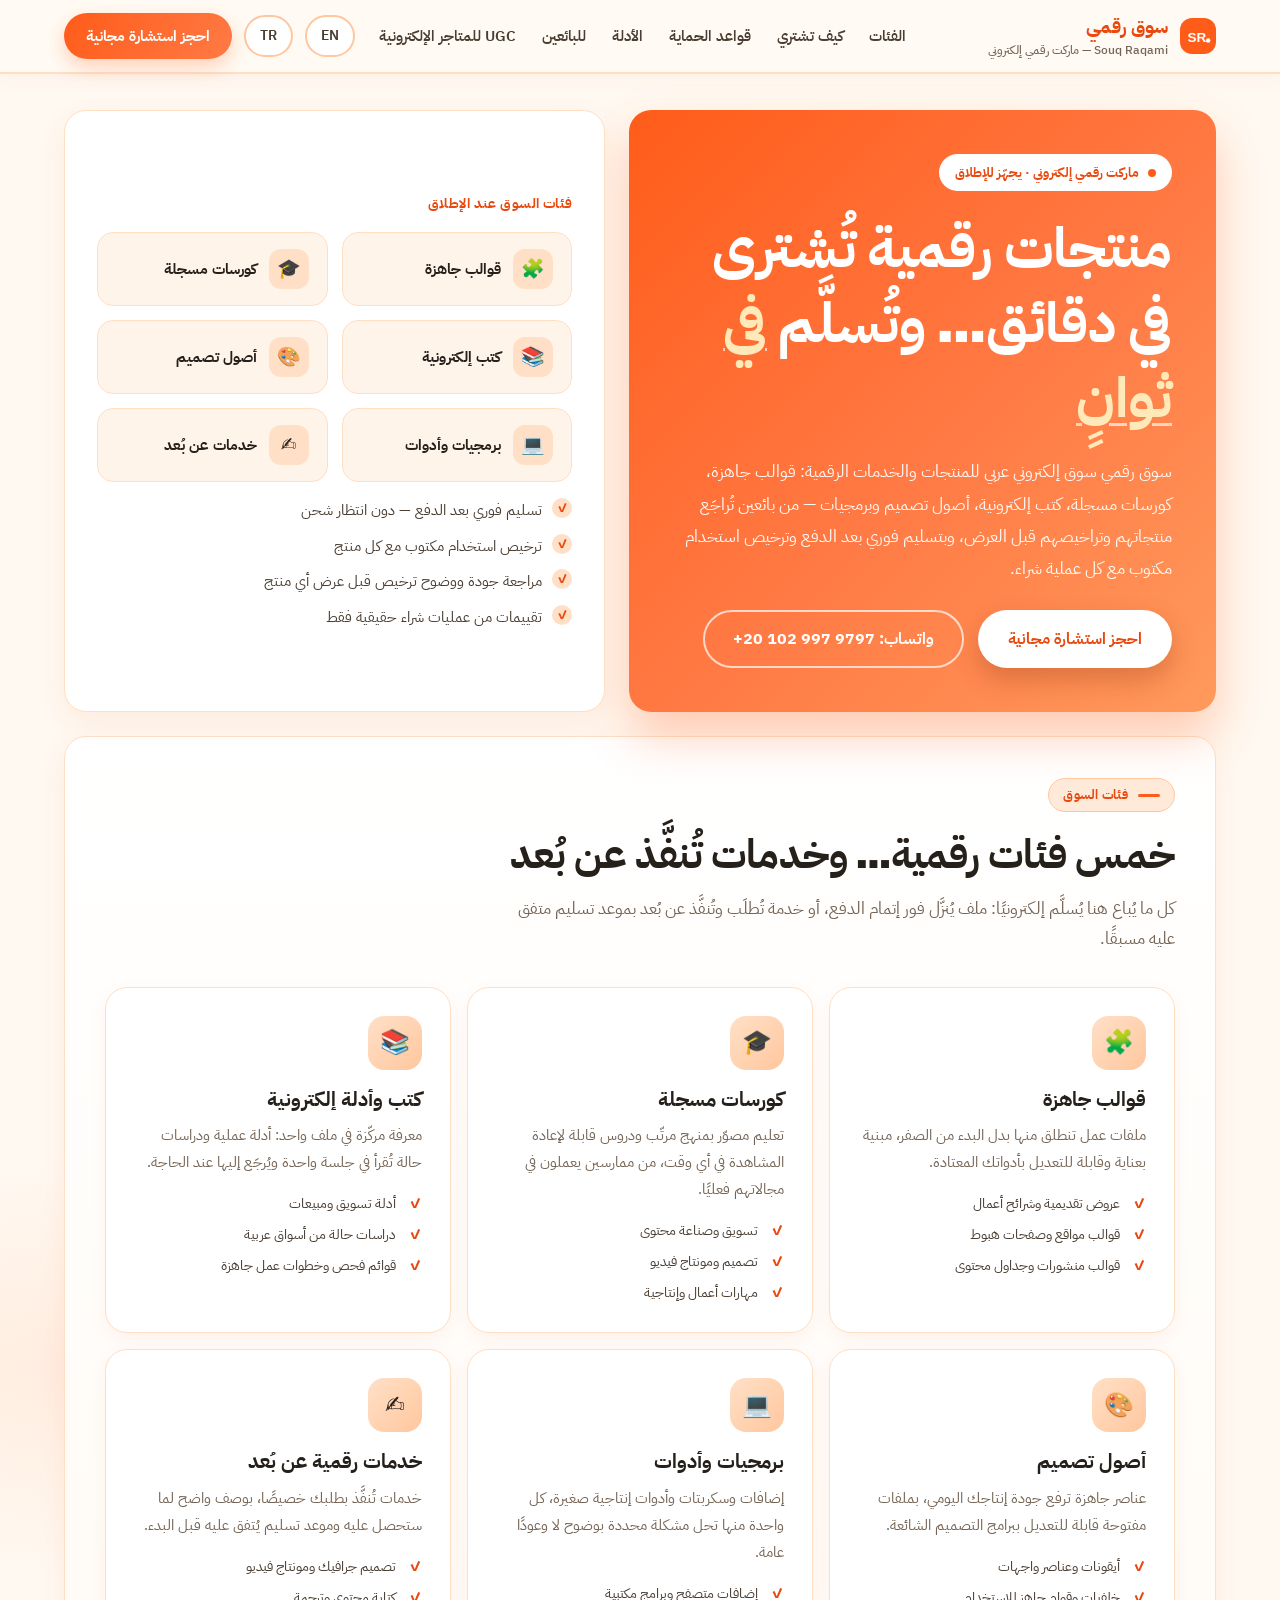
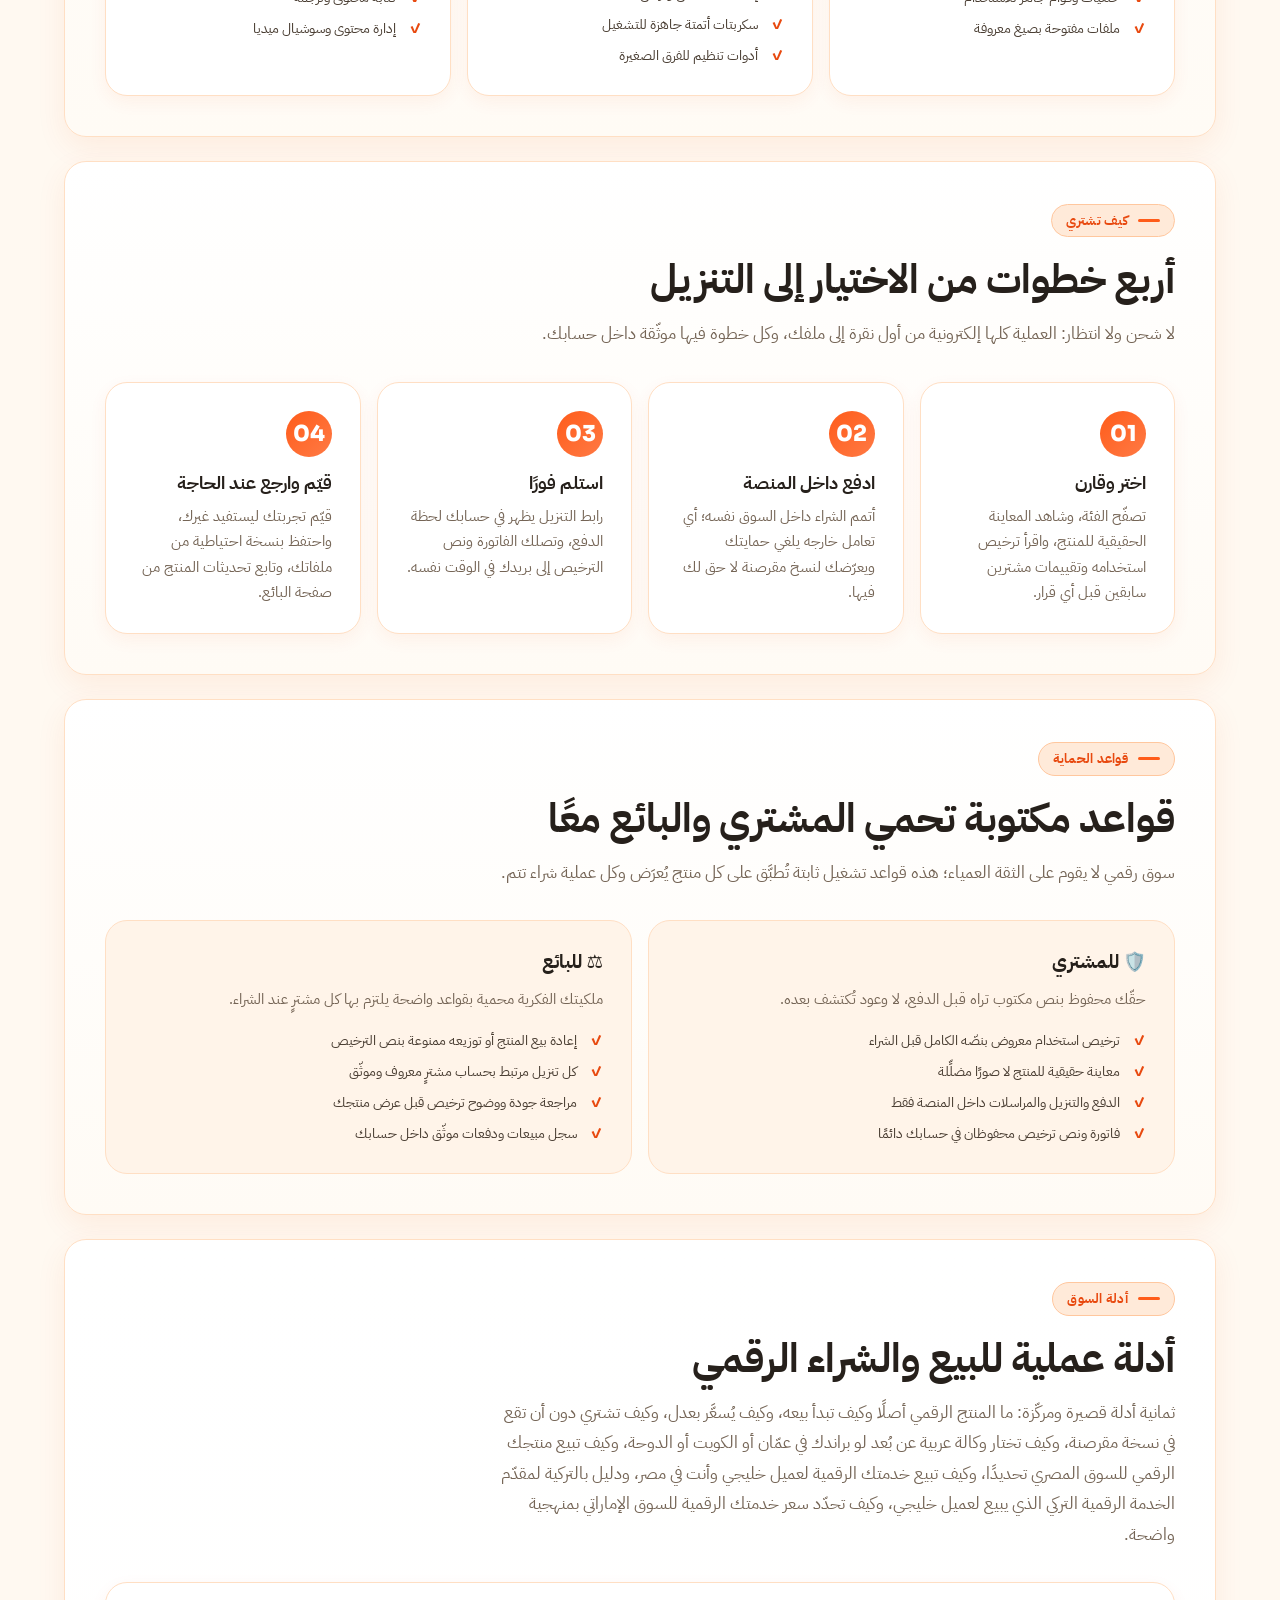
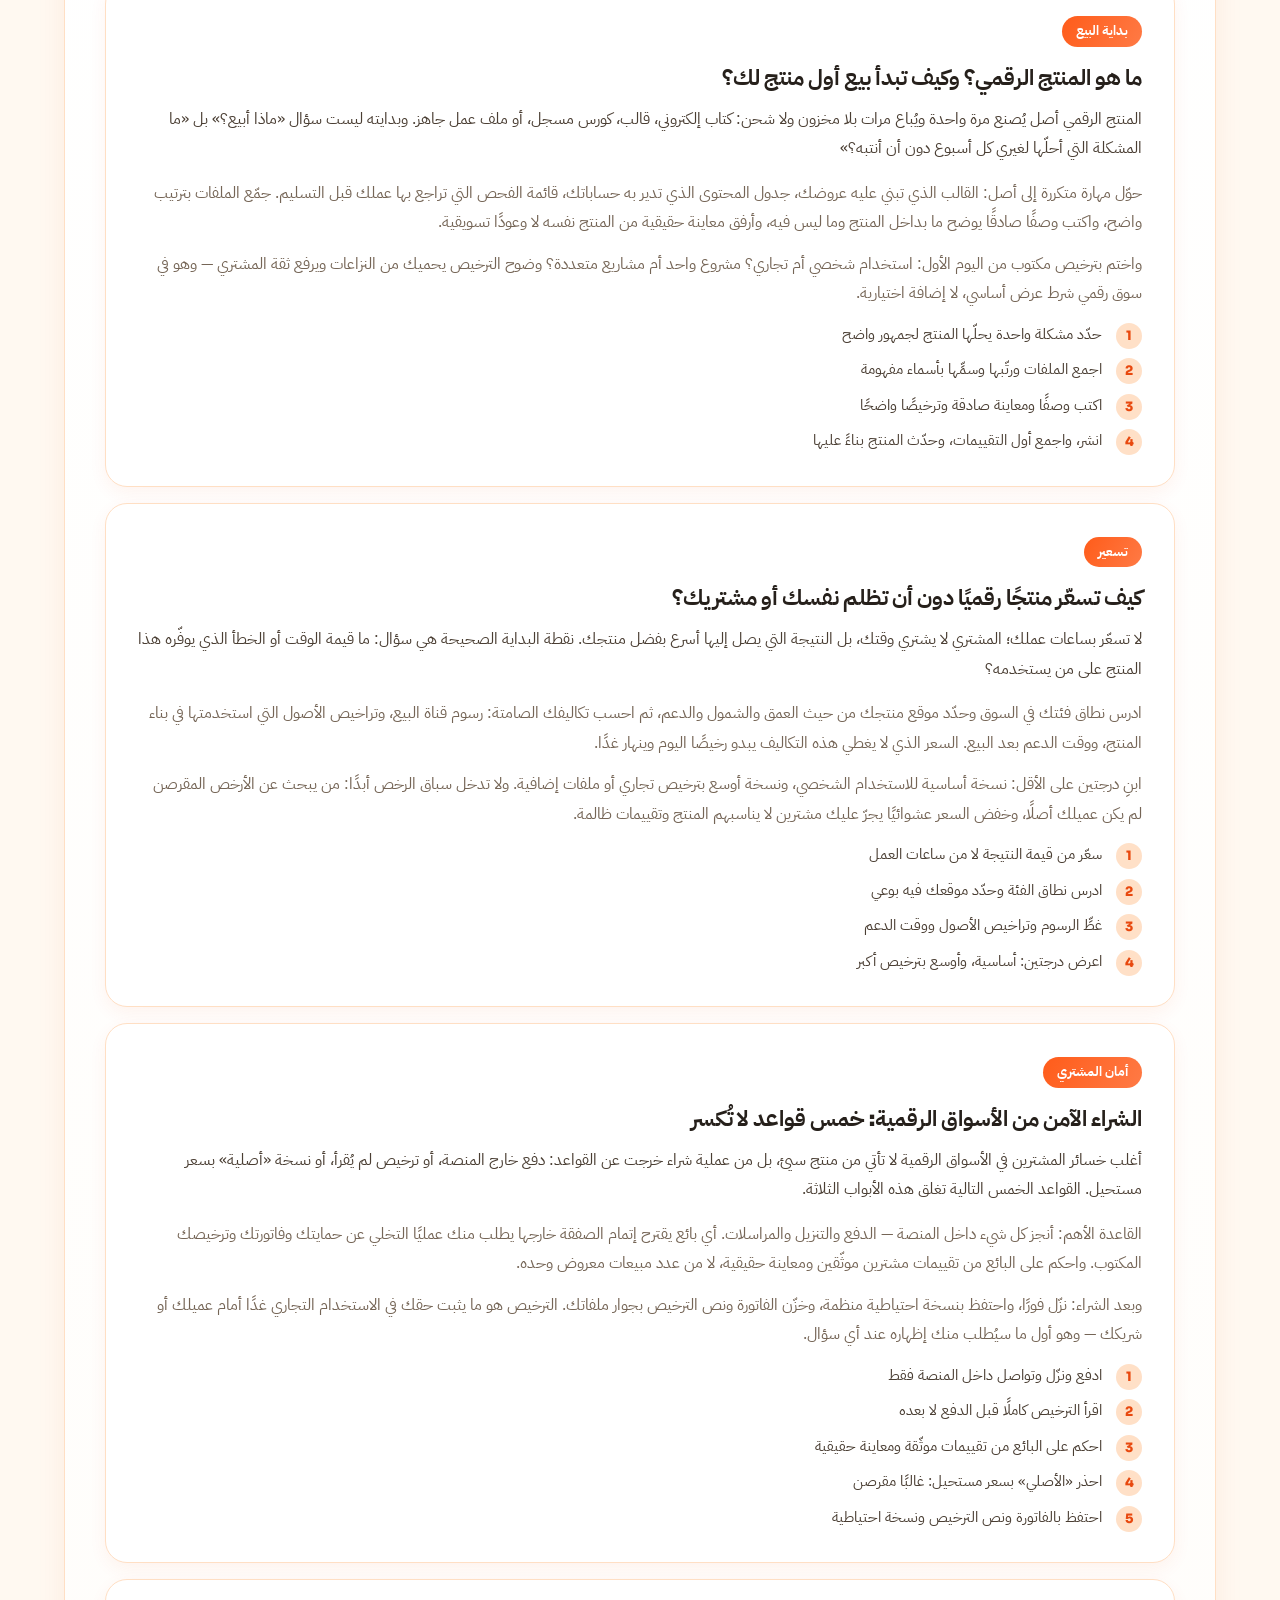
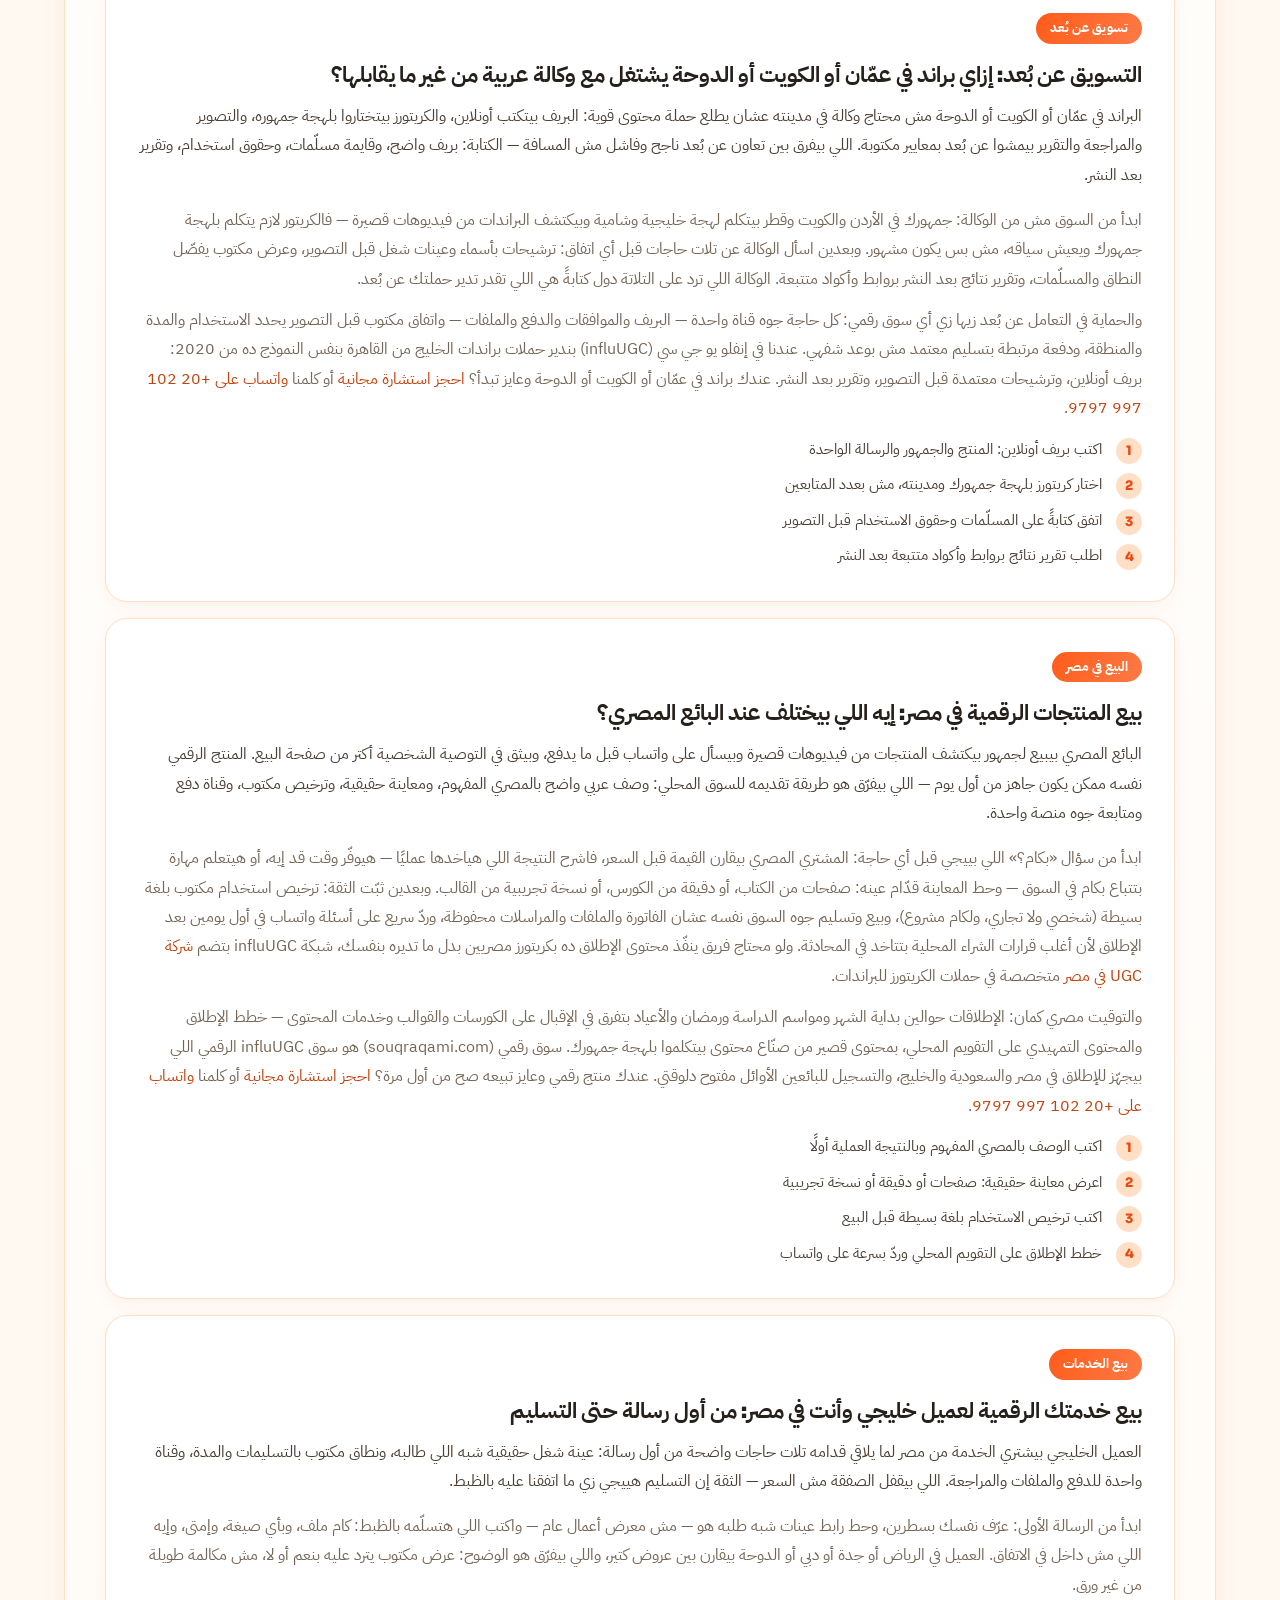
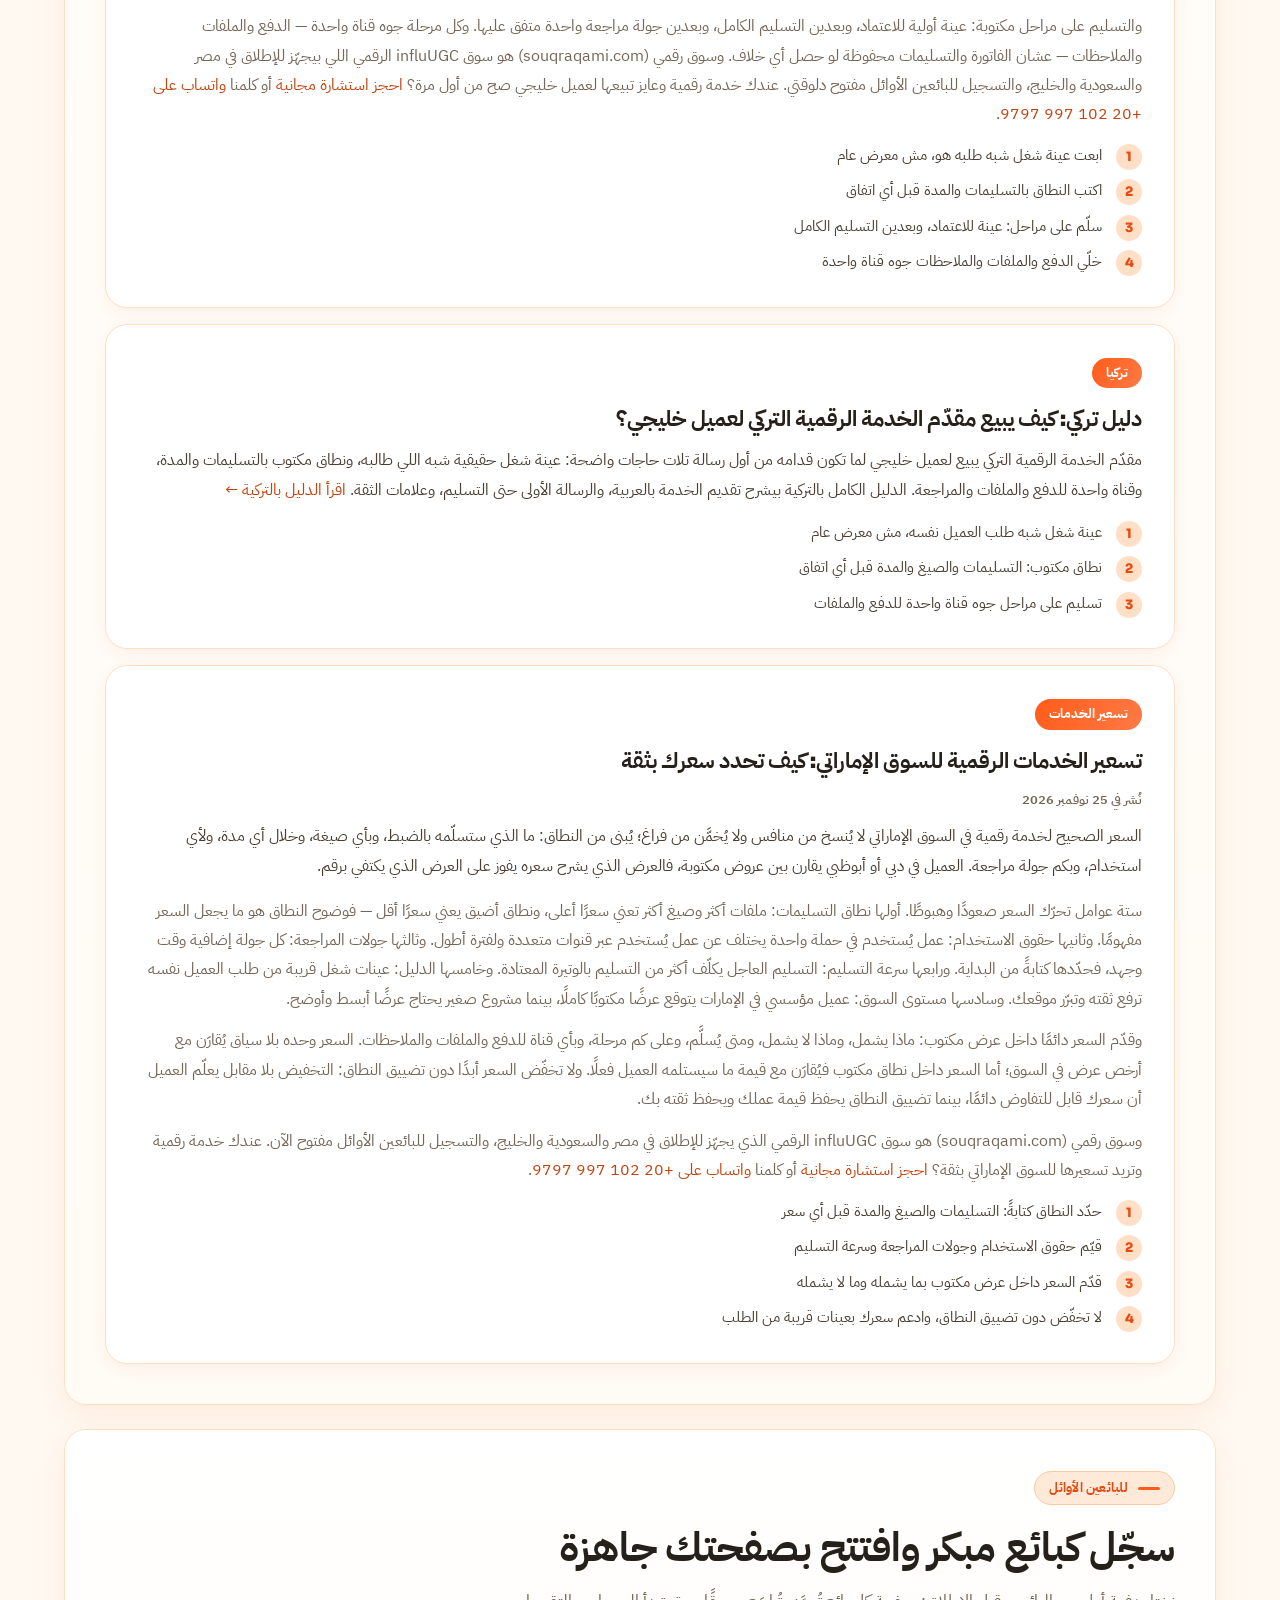
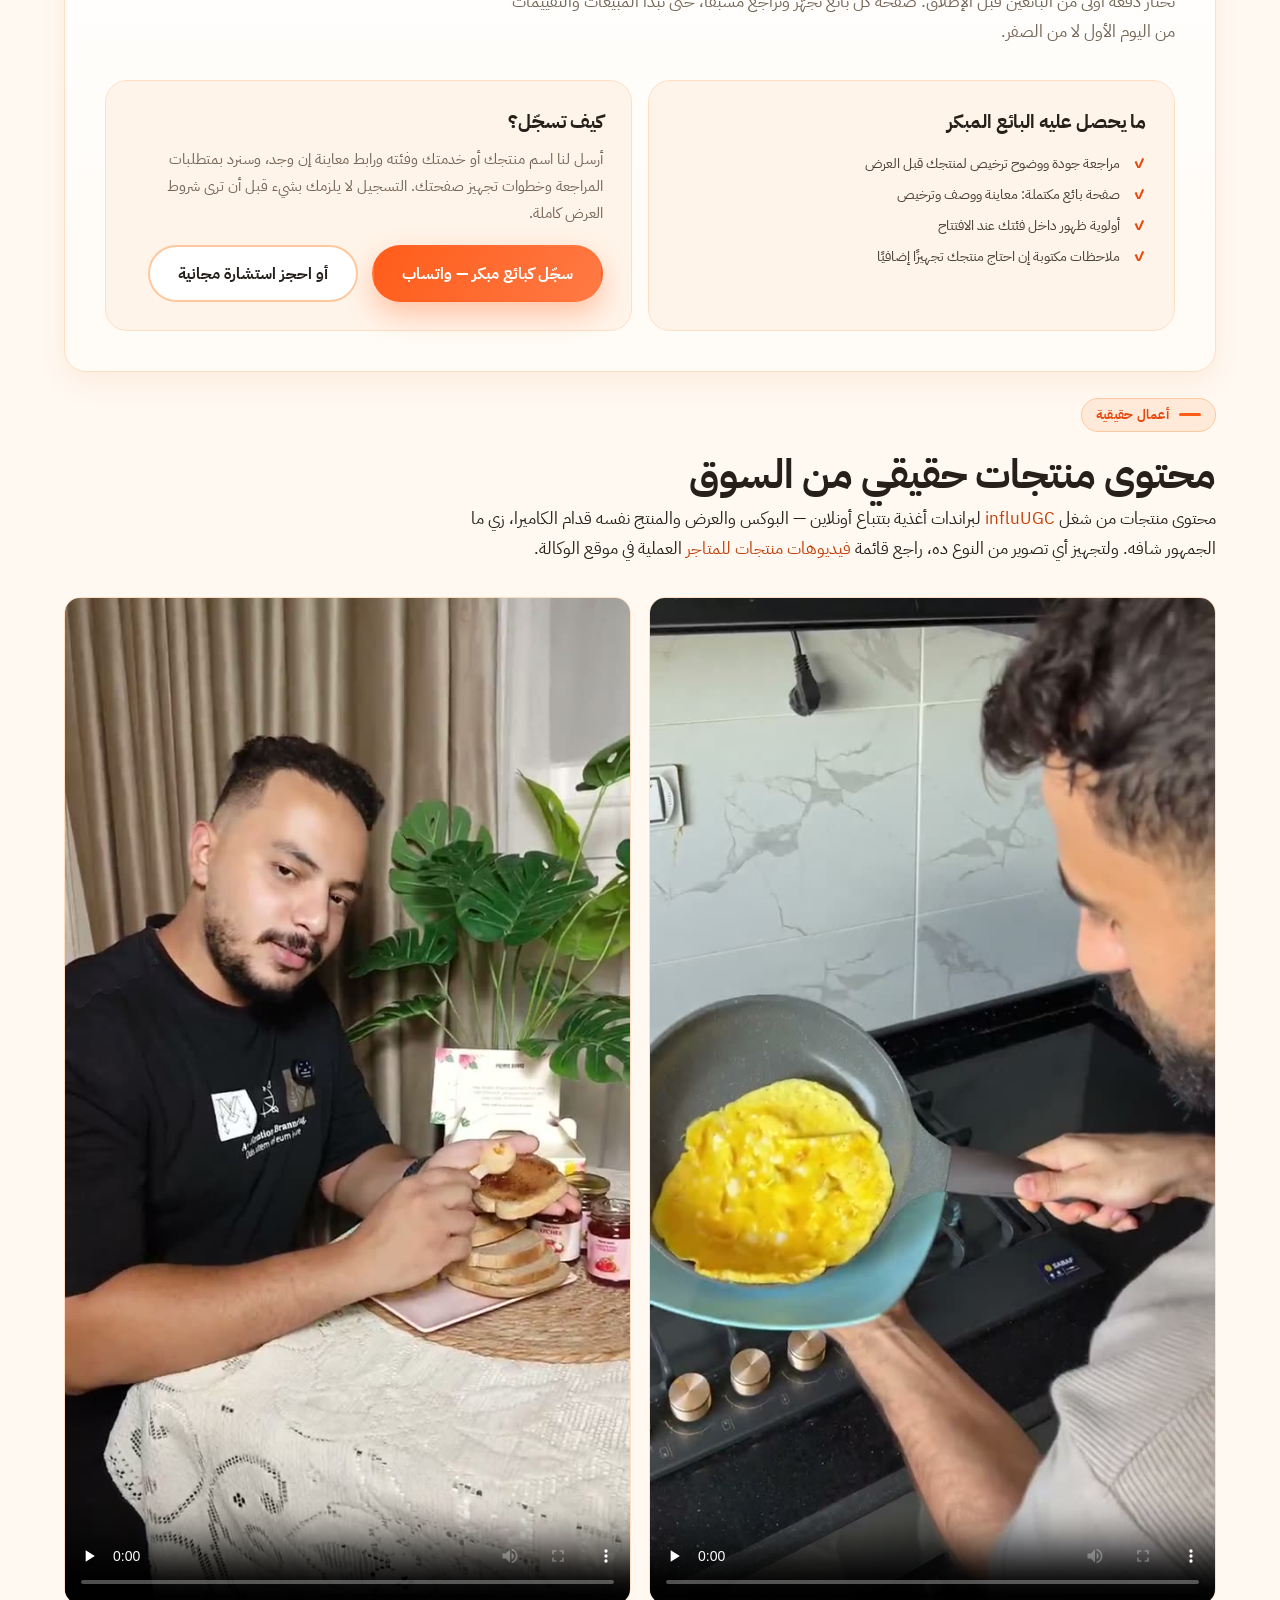
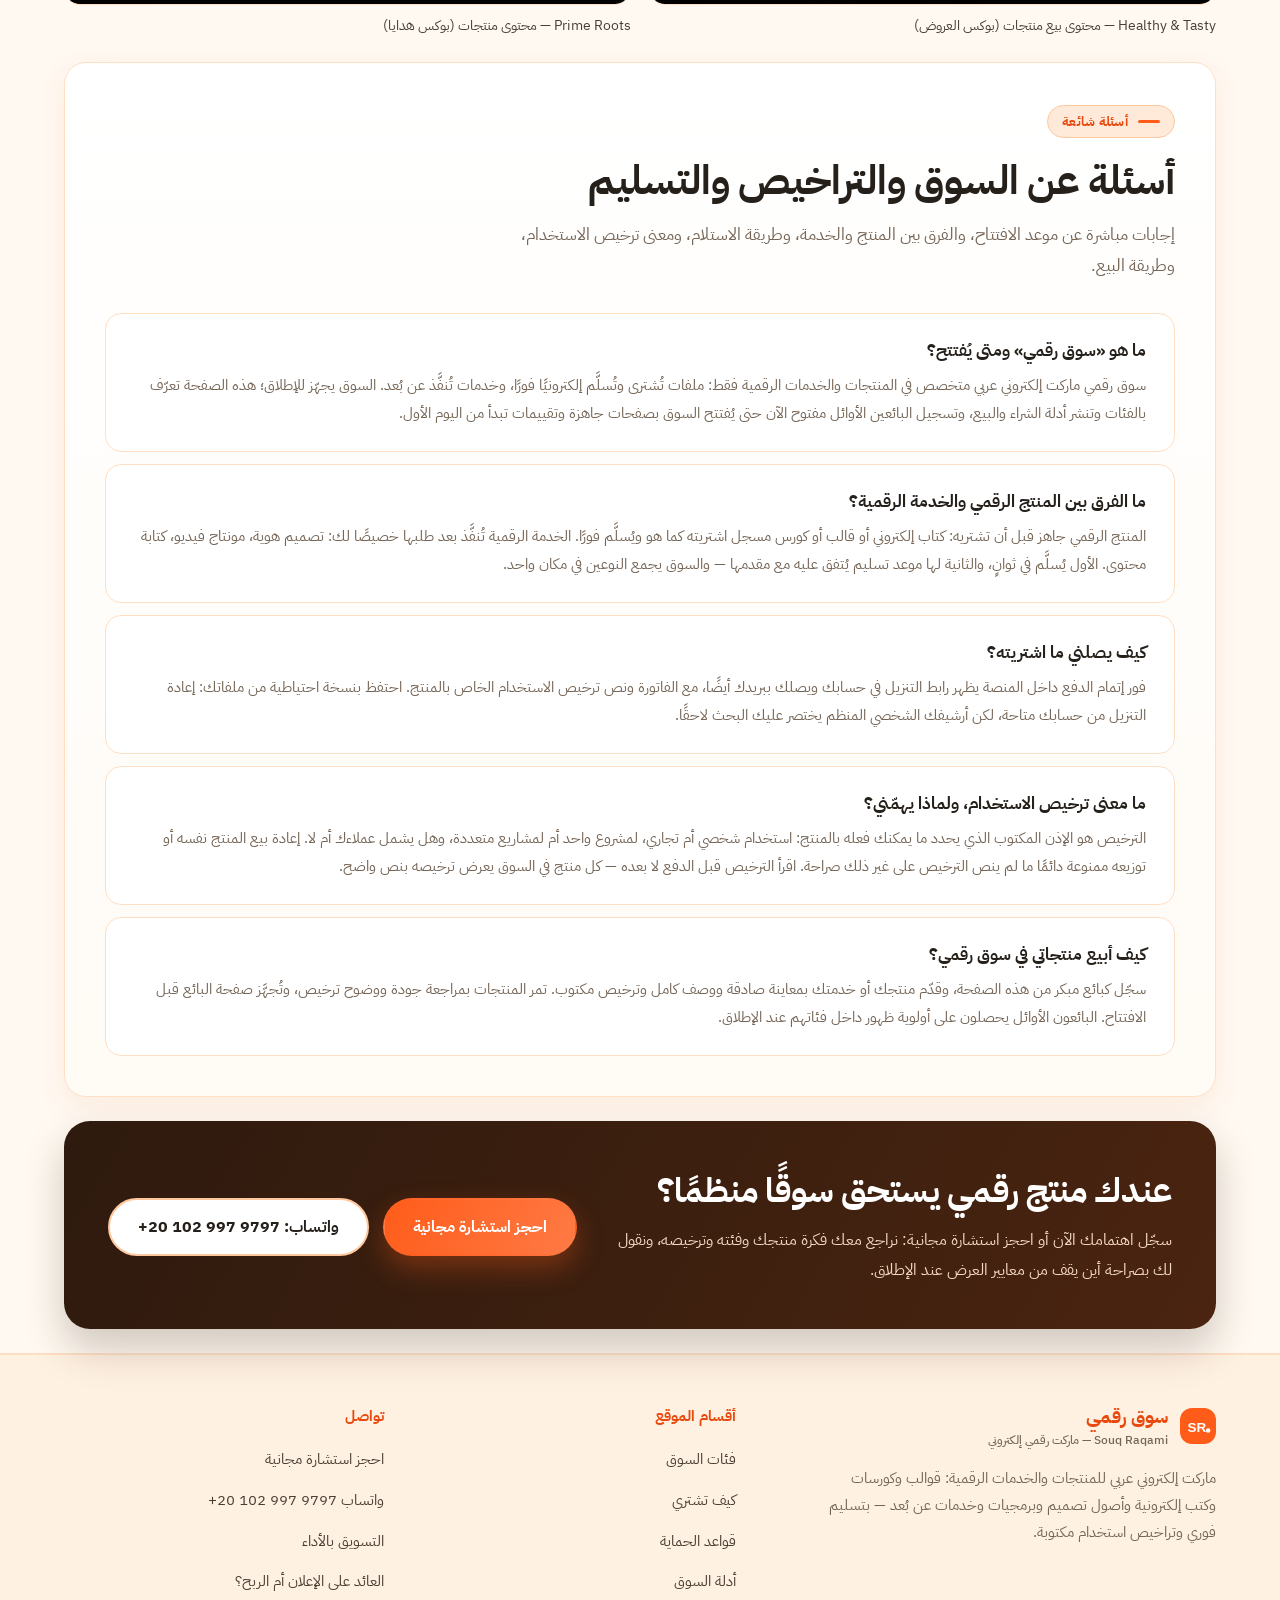
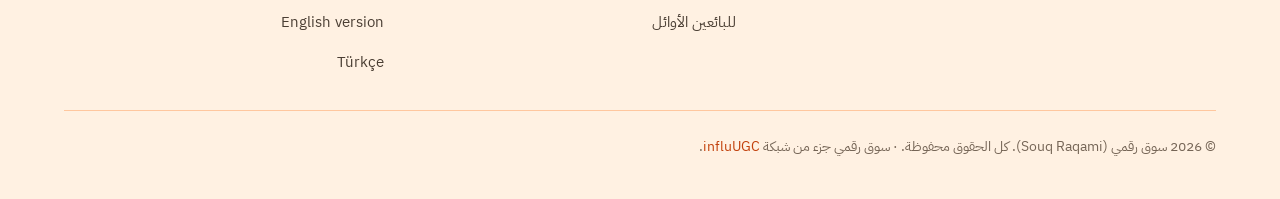
<file: index.html>
<!DOCTYPE html>
<html lang="ar" dir="rtl">
<head>
<meta charset="UTF-8">
<meta name="viewport" content="width=device-width, initial-scale=1.0">
<title>سوق رقمي — ماركت إلكتروني للمنتجات والخدمات الرقمية</title>
<meta name="description" content="سوق رقمي ماركت إلكتروني عربي للمنتجات والخدمات الرقمية: قوالب جاهزة، كورسات مسجلة، كتب إلكترونية، أصول تصميم وبرمجيات — بتسليم فوري وتراخيص استخدام مكتوبة. يجهّز للإطلاق: اكتشف الفئات، وتعلّم قواعد الشراء الآمن، وسجّل كبائع مبكر.">
<link rel="canonical" href="https://souqraqami.com/">
<link rel="alternate" hreflang="en" href="https://souqraqami.com/en.html">
<link rel="alternate" hreflang="tr" href="https://souqraqami.com/tr.html">
<link rel="alternate" hreflang="ar" href="https://souqraqami.com/">
<meta property="og:type" content="website">
<meta property="og:site_name" content="Souq Raqami">
<meta property="og:title" content="سوق رقمي — ماركت إلكتروني للمنتجات والخدمات الرقمية">
<meta property="og:description" content="قوالب جاهزة وكورسات مسجلة وكتب إلكترونية وأصول تصميم وبرمجيات — تسليم فوري وتراخيص استخدام مكتوبة. يجهّز للإطلاق.">
<meta property="og:url" content="https://souqraqami.com/">
<meta property="og:image" content="https://souqraqami.com/media/product-offer-box.jpg">
<meta name="twitter:card" content="summary">
<meta name="twitter:title" content="Souq Raqami — a digital marketplace for digital products and services">
<meta name="twitter:description" content="An Arabic digital marketplace: templates, recorded courses, ebooks, design assets and software — with instant delivery and written usage licences. Launching soon.">
<meta name="twitter:image" content="https://souqraqami.com/media/product-offer-box.jpg">
<link rel="icon" type="image/svg+xml" href="/favicon.svg">
<link rel="preconnect" href="https://fonts.googleapis.com">
<link rel="preconnect" href="https://fonts.gstatic.com" crossorigin>
<link href="https://fonts.googleapis.com/css2?family=IBM+Plex+Sans+Arabic:wght@400;500;600;700&family=Inter:wght@400;500;600;700&family=Sora:wght@600;700;800&display=swap" rel="stylesheet">
<link rel="stylesheet" href="/styles.css">
<script type="application/ld+json">
{
  "@context": "https://schema.org",
  "@type": "Organization",
  "name": "Souq Raqami",
  "url": "https://souqraqami.com/",
  "logo": "https://souqraqami.com/favicon.svg",
  "description": "Souq Raqami is an Arabic digital marketplace for digital products and services — templates, recorded courses, ebooks, design assets, software and remote digital services — with instant delivery and written usage licences. Launching soon, with category previews, practical buying and selling guides, and early-seller registration.",
  "areaServed": ["Egypt", "Saudi Arabia", "United Arab Emirates", "Gulf"]
}
</script>
<script type="application/ld+json">
{
  "@context": "https://schema.org",
  "@type": "WebSite",
  "name": "Souq Raqami",
  "url": "https://souqraqami.com/"
}
</script>
<script type="application/ld+json">
{
  "@context": "https://schema.org",
  "@type": "FAQPage",
  "mainEntity": [
    {
      "@type": "Question",
      "name": "ما هو «سوق رقمي» ومتى يُفتتح؟",
      "acceptedAnswer": { "@type": "Answer", "text": "سوق رقمي ماركت إلكتروني عربي متخصص في المنتجات والخدمات الرقمية فقط: ملفات تُشترى وتُسلَّم إلكترونيًا فورًا، وخدمات تُنفَّذ عن بُعد. السوق يجهّز للإطلاق؛ هذه الصفحة تعرّف بالفئات وتنشر أدلة الشراء والبيع، وتسجيل البائعين الأوائل مفتوح الآن حتى يُفتتح السوق بصفحات جاهزة وتقييمات تبدأ من اليوم الأول." }
    },
    {
      "@type": "Question",
      "name": "ما الفرق بين المنتج الرقمي والخدمة الرقمية؟",
      "acceptedAnswer": { "@type": "Answer", "text": "المنتج الرقمي جاهز قبل أن تشتريه: كتاب إلكتروني أو قالب أو كورس مسجل اشتريته كما هو ويُسلَّم فورًا. الخدمة الرقمية تُنفَّذ بعد طلبها خصيصًا لك: تصميم هوية، مونتاج فيديو، كتابة محتوى. الأول يُسلَّم في ثوانٍ، والثانية لها موعد تسليم يُتفق عليه مع مقدمها — والسوق يجمع النوعين في مكان واحد." }
    },
    {
      "@type": "Question",
      "name": "كيف يصلني ما اشتريته؟",
      "acceptedAnswer": { "@type": "Answer", "text": "فور إتمام الدفع داخل المنصة يظهر رابط التنزيل في حسابك ويصلك ببريدك أيضًا، مع الفاتورة ونص ترخيص الاستخدام الخاص بالمنتج. احتفظ بنسخة احتياطية من ملفاتك: إعادة التنزيل من حسابك متاحة، لكن أرشيفك الشخصي المنظم يختصر عليك البحث لاحقًا." }
    },
    {
      "@type": "Question",
      "name": "ما معنى ترخيص الاستخدام، ولماذا يهمّني؟",
      "acceptedAnswer": { "@type": "Answer", "text": "الترخيص هو الإذن المكتوب الذي يحدد ما يمكنك فعله بالمنتج: استخدام شخصي أم تجاري، لمشروع واحد أم لمشاريع متعددة، وهل يشمل عملاءك أم لا. إعادة بيع المنتج نفسه أو توزيعه ممنوعة دائمًا ما لم ينص الترخيص على غير ذلك صراحة. اقرأ الترخيص قبل الدفع لا بعده — كل منتج في السوق يعرض ترخيصه بنص واضح." }
    },
    {
      "@type": "Question",
      "name": "كيف أبيع منتجاتي في سوق رقمي؟",
      "acceptedAnswer": { "@type": "Answer", "text": "سجّل كبائع مبكر من هذه الصفحة، وقدّم منتجك أو خدمتك بمعاينة صادقة ووصف كامل وترخيص مكتوب. تمر المنتجات بمراجعة جودة ووضوح ترخيص، وتُجهَّز صفحة البائع قبل الافتتاح. البائعون الأوائل يحصلون على أولوية ظهور داخل فئاتهم عند الإطلاق." }
    }
  ]
}
</script>
</head>
<body>
<!-- identity-v3-souqraqami-2026-11-07 -->
<header class="site-head">
  <div class="container head-in">
    <a class="brand" href="/index.html"><img src="/favicon.svg" alt="سوق رقمي"><span><span class="bname">سوق رقمي</span><span class="bsub">Souq Raqami — ماركت رقمي إلكتروني</span></span></a>
    <nav class="main-nav">
      <a href="#categories">الفئات</a>
      <a href="#how">كيف تشتري</a>
      <a href="#trust">قواعد الحماية</a>
      <a href="#guides">الأدلة</a>
      <a href="#sellers">للبائعين</a>
      <a href="https://www.influugc.com/ar/blog/ugc-for-ecommerce-stores">UGC للمتاجر الإلكترونية</a>
    </nav>
    <div class="head-actions">
      <a class="lang-link" href="/en.html">EN</a>
      <a class="lang-link" href="/tr.html" hreflang="tr">TR</a>
      <a class="nav-cta" href="https://www.influugc.com/book?utm_source=souqraqami&amp;utm_medium=satellite&amp;utm_campaign=network">احجز استشارة مجانية</a>
    </div>
  </div>
</header>
<main>
  <!-- ===== HERO ===== -->
  <section class="hero">
    <div class="container hero-grid">
      <div class="panel hero-panel">
        <span class="chip">ماركت رقمي إلكتروني · يجهّز للإطلاق</span>
        <h1>منتجات رقمية تُشترى في دقائق… وتُسلَّم <em>في ثوانٍ</em></h1>
        <p class="hero-lead">سوق رقمي سوق إلكتروني عربي للمنتجات والخدمات الرقمية: قوالب جاهزة، كورسات مسجلة، كتب إلكترونية، أصول تصميم وبرمجيات — من بائعين تُراجَع منتجاتهم وتراخيصهم قبل العرض، وبتسليم فوري بعد الدفع وترخيص استخدام مكتوب مع كل عملية شراء.</p>
        <div class="cta-actions">
          <a class="btn btn-primary" href="https://www.influugc.com/book?utm_source=souqraqami&amp;utm_medium=satellite&amp;utm_campaign=network">احجز استشارة مجانية</a>
          <a class="btn btn-ghost" href="https://wa.me/201029979797?utm_source=souqraqami&utm_medium=satellite&utm_campaign=network">واتساب: ‎+20 102 997 9797</a>
        </div>
      </div>
      <div class="panel hero-visual">
        <p class="visual-title">فئات السوق عند الإطلاق</p>
        <div class="tile-grid">
          <div class="tile"><span class="glyph-s">🧩</span>قوالب جاهزة</div>
          <div class="tile"><span class="glyph-s">🎓</span>كورسات مسجلة</div>
          <div class="tile"><span class="glyph-s">📚</span>كتب إلكترونية</div>
          <div class="tile"><span class="glyph-s">🎨</span>أصول تصميم</div>
          <div class="tile"><span class="glyph-s">💻</span>برمجيات وأدوات</div>
          <div class="tile"><span class="glyph-s">✍️</span>خدمات عن بُعد</div>
        </div>
        <ul class="check-list">
          <li>تسليم فوري بعد الدفع — دون انتظار شحن</li>
          <li>ترخيص استخدام مكتوب مع كل منتج</li>
          <li>مراجعة جودة ووضوح ترخيص قبل عرض أي منتج</li>
          <li>تقييمات من عمليات شراء حقيقية فقط</li>
        </ul>
      </div>
    </div>
  </section>

  <!-- ===== CATEGORIES ===== -->
  <section class="block" id="categories">
    <div class="container">
      <div class="panel section-panel">
        <div class="sec-head">
          <p class="eyebrow">فئات السوق</p>
          <h2>خمس فئات رقمية… وخدمات تُنفَّذ عن بُعد</h2>
          <p class="sec-lead">كل ما يُباع هنا يُسلَّم إلكترونيًا: ملف يُنزَّل فور إتمام الدفع، أو خدمة تُطلَب وتُنفَّذ عن بُعد بموعد تسليم متفق عليه مسبقًا.</p>
        </div>
        <div class="grid-3">
          <article class="card">
            <div class="glyph">🧩</div>
            <h3>قوالب جاهزة</h3>
            <p>ملفات عمل تنطلق منها بدل البدء من الصفر، مبنية بعناية وقابلة للتعديل بأدواتك المعتادة.</p>
            <ul class="ticks">
              <li>عروض تقديمية وشرائح أعمال</li>
              <li>قوالب مواقع وصفحات هبوط</li>
              <li>قوالب منشورات وجداول محتوى</li>
            </ul>
          </article>
          <article class="card">
            <div class="glyph">🎓</div>
            <h3>كورسات مسجلة</h3>
            <p>تعليم مصوّر بمنهج مرتّب ودروس قابلة لإعادة المشاهدة في أي وقت، من ممارسين يعملون في مجالاتهم فعليًا.</p>
            <ul class="ticks">
              <li>تسويق وصناعة محتوى</li>
              <li>تصميم ومونتاج فيديو</li>
              <li>مهارات أعمال وإنتاجية</li>
            </ul>
          </article>
          <article class="card">
            <div class="glyph">📚</div>
            <h3>كتب وأدلة إلكترونية</h3>
            <p>معرفة مركّزة في ملف واحد: أدلة عملية ودراسات حالة تُقرأ في جلسة واحدة ويُرجَع إليها عند الحاجة.</p>
            <ul class="ticks">
              <li>أدلة تسويق ومبيعات</li>
              <li>دراسات حالة من أسواق عربية</li>
              <li>قوائم فحص وخطوات عمل جاهزة</li>
            </ul>
          </article>
          <article class="card">
            <div class="glyph">🎨</div>
            <h3>أصول تصميم</h3>
            <p>عناصر جاهزة ترفع جودة إنتاجك اليومي، بملفات مفتوحة قابلة للتعديل ببرامج التصميم الشائعة.</p>
            <ul class="ticks">
              <li>أيقونات وعناصر واجهات</li>
              <li>خلفيات وقوام جاهز للاستخدام</li>
              <li>ملفات مفتوحة بصيغ معروفة</li>
            </ul>
          </article>
          <article class="card">
            <div class="glyph">💻</div>
            <h3>برمجيات وأدوات</h3>
            <p>إضافات وسكربتات وأدوات إنتاجية صغيرة، كل واحدة منها تحل مشكلة محددة بوضوح لا وعودًا عامة.</p>
            <ul class="ticks">
              <li>إضافات متصفح وبرامج مكتبية</li>
              <li>سكربتات أتمتة جاهزة للتشغيل</li>
              <li>أدوات تنظيم للفرق الصغيرة</li>
            </ul>
          </article>
          <article class="card">
            <div class="glyph">✍️</div>
            <h3>خدمات رقمية عن بُعد</h3>
            <p>خدمات تُنفَّذ بطلبك خصيصًا، بوصف واضح لما ستحصل عليه وموعد تسليم يُتفق عليه قبل البدء.</p>
            <ul class="ticks">
              <li>تصميم جرافيك ومونتاج فيديو</li>
              <li>كتابة محتوى وترجمة</li>
              <li>إدارة محتوى وسوشيال ميديا</li>
            </ul>
          </article>
        </div>
      </div>
    </div>
  </section>

  <!-- ===== HOW BUYING WORKS ===== -->
  <section class="block" id="how">
    <div class="container">
      <div class="panel section-panel">
        <div class="sec-head">
          <p class="eyebrow">كيف تشتري</p>
          <h2>أربع خطوات من الاختيار إلى التنزيل</h2>
          <p class="sec-lead">لا شحن ولا انتظار: العملية كلها إلكترونية من أول نقرة إلى ملفك، وكل خطوة فيها موثّقة داخل حسابك.</p>
        </div>
        <div class="steps">
          <article class="step">
            <span class="num">01</span>
            <h3>اختر وقارن</h3>
            <p>تصفّح الفئة، وشاهد المعاينة الحقيقية للمنتج، واقرأ ترخيص استخدامه وتقييمات مشترين سابقين قبل أي قرار.</p>
          </article>
          <article class="step">
            <span class="num">02</span>
            <h3>ادفع داخل المنصة</h3>
            <p>أتمم الشراء داخل السوق نفسه؛ أي تعامل خارجه يلغي حمايتك ويعرّضك لنسخ مقرصنة لا حق لك فيها.</p>
          </article>
          <article class="step">
            <span class="num">03</span>
            <h3>استلم فورًا</h3>
            <p>رابط التنزيل يظهر في حسابك لحظة الدفع، وتصلك الفاتورة ونص الترخيص إلى بريدك في الوقت نفسه.</p>
          </article>
          <article class="step">
            <span class="num">04</span>
            <h3>قيّم وارجع عند الحاجة</h3>
            <p>قيّم تجربتك ليستفيد غيرك، واحتفظ بنسخة احتياطية من ملفاتك، وتابع تحديثات المنتج من صفحة البائع.</p>
          </article>
        </div>
      </div>
    </div>
  </section>

  <!-- ===== TRUST RULES ===== -->
  <section class="block" id="trust">
    <div class="container">
      <div class="panel section-panel">
        <div class="sec-head">
          <p class="eyebrow">قواعد الحماية</p>
          <h2>قواعد مكتوبة تحمي المشتري والبائع معًا</h2>
          <p class="sec-lead">سوق رقمي لا يقوم على الثقة العمياء؛ هذه قواعد تشغيل ثابتة تُطبَّق على كل منتج يُعرَض وكل عملية شراء تتم.</p>
        </div>
        <div class="split">
          <article class="sub-panel">
            <h3>🛡️ للمشتري</h3>
            <p>حقّك محفوظ بنص مكتوب تراه قبل الدفع، لا وعود تُكتشف بعده.</p>
            <ul class="ticks">
              <li>ترخيص استخدام معروض بنصّه الكامل قبل الشراء</li>
              <li>معاينة حقيقية للمنتج لا صورًا مضلِّلة</li>
              <li>الدفع والتنزيل والمراسلات داخل المنصة فقط</li>
              <li>فاتورة ونص ترخيص محفوظان في حسابك دائمًا</li>
            </ul>
          </article>
          <article class="sub-panel">
            <h3>⚖️ للبائع</h3>
            <p>ملكيتك الفكرية محمية بقواعد واضحة يلتزم بها كل مشترٍ عند الشراء.</p>
            <ul class="ticks">
              <li>إعادة بيع المنتج أو توزيعه ممنوعة بنص الترخيص</li>
              <li>كل تنزيل مرتبط بحساب مشترٍ معروف وموثّق</li>
              <li>مراجعة جودة ووضوح ترخيص قبل عرض منتجك</li>
              <li>سجل مبيعات ودفعات موثّق داخل حسابك</li>
            </ul>
          </article>
        </div>
      </div>
    </div>
  </section>

  <!-- ===== GUIDES ===== -->
  <section class="block" id="guides">
    <div class="container">
      <div class="panel section-panel">
        <div class="sec-head">
          <p class="eyebrow">أدلة السوق</p>
          <h2>أدلة عملية للبيع والشراء الرقمي</h2>
          <p class="sec-lead">ثمانية أدلة قصيرة ومركّزة: ما المنتج الرقمي أصلًا وكيف تبدأ بيعه، وكيف يُسعَّر بعدل، وكيف تشتري دون أن تقع في نسخة مقرصنة، وكيف تختار وكالة عربية عن بُعد لو براندك في عمّان أو الكويت أو الدوحة، وكيف تبيع منتجك الرقمي للسوق المصري تحديدًا، وكيف تبيع خدمتك الرقمية لعميل خليجي وأنت في مصر، ودليل بالتركية لمقدّم الخدمة الرقمية التركي الذي يبيع لعميل خليجي، وكيف تحدّد سعر خدمتك الرقمية للسوق الإماراتي بمنهجية واضحة.</p>
        </div>
        <article class="guide" id="guide-start">
          <span class="tag">بداية البيع</span>
          <h3>ما هو المنتج الرقمي؟ وكيف تبدأ بيع أول منتج لك؟</h3>
          <p class="g-lead">المنتج الرقمي أصل يُصنع مرة واحدة ويُباع مرات بلا مخزون ولا شحن: كتاب إلكتروني، قالب، كورس مسجل، أو ملف عمل جاهز. وبدايته ليست سؤال «ماذا أبيع؟» بل «ما المشكلة التي أحلّها لغيري كل أسبوع دون أن أنتبه؟»</p>
          <p>حوّل مهارة متكررة إلى أصل: القالب الذي تبني عليه عروضك، جدول المحتوى الذي تدير به حساباتك، قائمة الفحص التي تراجع بها عملك قبل التسليم. جمّع الملفات بترتيب واضح، واكتب وصفًا صادقًا يوضح ما بداخل المنتج وما ليس فيه، وأرفق معاينة حقيقية من المنتج نفسه لا وعودًا تسويقية.</p>
          <p>واختم بترخيص مكتوب من اليوم الأول: استخدام شخصي أم تجاري؟ مشروع واحد أم مشاريع متعددة؟ وضوح الترخيص يحميك من النزاعات ويرفع ثقة المشتري — وهو في سوق رقمي شرط عرض أساسي، لا إضافة اختيارية.</p>
          <ol class="num-list">
            <li>حدّد مشكلة واحدة يحلّها المنتج لجمهور واضح</li>
            <li>اجمع الملفات ورتّبها وسمِّها بأسماء مفهومة</li>
            <li>اكتب وصفًا ومعاينة صادقة وترخيصًا واضحًا</li>
            <li>انشر، واجمع أول التقييمات، وحدّث المنتج بناءً عليها</li>
          </ol>
        </article>
        <article class="guide" id="guide-pricing">
          <span class="tag">تسعير</span>
          <h3>كيف تسعّر منتجًا رقميًا دون أن تظلم نفسك أو مشتريك؟</h3>
          <p class="g-lead">لا تسعّر بساعات عملك؛ المشتري لا يشتري وقتك، بل النتيجة التي يصل إليها أسرع بفضل منتجك. نقطة البداية الصحيحة هي سؤال: ما قيمة الوقت أو الخطأ الذي يوفّره هذا المنتج على من يستخدمه؟</p>
          <p>ادرس نطاق فئتك في السوق وحدّد موقع منتجك من حيث العمق والشمول والدعم، ثم احسب تكاليفك الصامتة: رسوم قناة البيع، وتراخيص الأصول التي استخدمتها في بناء المنتج، ووقت الدعم بعد البيع. السعر الذي لا يغطي هذه التكاليف يبدو رخيصًا اليوم وينهار غدًا.</p>
          <p>ابنِ درجتين على الأقل: نسخة أساسية للاستخدام الشخصي، ونسخة أوسع بترخيص تجاري أو ملفات إضافية. ولا تدخل سباق الرخص أبدًا: من يبحث عن الأرخص المقرصن لم يكن عميلك أصلًا، وخفض السعر عشوائيًا يجرّ عليك مشترين لا يناسبهم المنتج وتقييمات ظالمة.</p>
          <ol class="num-list">
            <li>سعّر من قيمة النتيجة لا من ساعات العمل</li>
            <li>ادرس نطاق الفئة وحدّد موقعك فيه بوعي</li>
            <li>غطِّ الرسوم وتراخيص الأصول ووقت الدعم</li>
            <li>اعرض درجتين: أساسية، وأوسع بترخيص أكبر</li>
          </ol>
        </article>
        <article class="guide" id="guide-safety">
          <span class="tag">أمان المشتري</span>
          <h3>الشراء الآمن من الأسواق الرقمية: خمس قواعد لا تُكسر</h3>
          <p class="g-lead">أغلب خسائر المشترين في الأسواق الرقمية لا تأتي من منتج سيئ، بل من عملية شراء خرجت عن القواعد: دفع خارج المنصة، أو ترخيص لم يُقرأ، أو نسخة «أصلية» بسعر مستحيل. القواعد الخمس التالية تغلق هذه الأبواب الثلاثة.</p>
          <p>القاعدة الأهم: أنجز كل شيء داخل المنصة — الدفع والتنزيل والمراسلات. أي بائع يقترح إتمام الصفقة خارجها يطلب منك عمليًا التخلي عن حمايتك وفاتورتك وترخيصك المكتوب. واحكم على البائع من تقييمات مشترين موثّقين ومعاينة حقيقية، لا من عدد مبيعات معروض وحده.</p>
          <p>وبعد الشراء: نزّل فورًا، واحتفظ بنسخة احتياطية منظمة، وخزّن الفاتورة ونص الترخيص بجوار ملفاتك. الترخيص هو ما يثبت حقك في الاستخدام التجاري غدًا أمام عميلك أو شريكك — وهو أول ما سيُطلب منك إظهاره عند أي سؤال.</p>
          <ol class="num-list">
            <li>ادفع ونزّل وتواصل داخل المنصة فقط</li>
            <li>اقرأ الترخيص كاملًا قبل الدفع لا بعده</li>
            <li>احكم على البائع من تقييمات موثّقة ومعاينة حقيقية</li>
            <li>احذر «الأصلي» بسعر مستحيل: غالبًا مقرصن</li>
            <li>احتفظ بالفاتورة ونص الترخيص ونسخة احتياطية</li>
          </ol>
        </article>
        <article class="guide" id="guide-remote">
          <span class="tag">تسويق عن بُعد</span>
          <h3>التسويق عن بُعد: إزاي براند في عمّان أو الكويت أو الدوحة يشتغل مع وكالة عربية من غير ما يقابلها؟</h3>
          <p class="g-lead">البراند في عمّان أو الكويت أو الدوحة مش محتاج وكالة في مدينته عشان يطلع حملة محتوى قوية: البريف بيتكتب أونلاين، والكريتورز بيتختاروا بلهجة جمهوره، والتصوير والمراجعة والتقرير بيمشوا عن بُعد بمعايير مكتوبة. اللي بيفرق بين تعاون عن بُعد ناجح وفاشل مش المسافة — الكتابة: بريف واضح، وقايمة مسلّمات، وحقوق استخدام، وتقرير بعد النشر.</p>
          <p>ابدأ من السوق مش من الوكالة: جمهورك في الأردن والكويت وقطر بيتكلم لهجة خليجية وشامية وبيكتشف البراندات من فيديوهات قصيرة — فالكريتور لازم يتكلم بلهجة جمهورك ويعيش سياقه، مش بس يكون مشهور. وبعدين اسأل الوكالة عن تلات حاجات قبل أي اتفاق: ترشيحات بأسماء وعينات شغل قبل التصوير، وعرض مكتوب يفصّل النطاق والمسلّمات، وتقرير نتائج بعد النشر بروابط وأكواد متتبعة. الوكالة اللي ترد على التلاتة دول كتابةً هي اللي تقدر تدير حملتك عن بُعد.</p>
          <p>والحماية في التعامل عن بُعد زيها زي أي سوق رقمي: كل حاجة جوه قناة واحدة — البريف والموافقات والدفع والملفات — واتفاق مكتوب قبل التصوير يحدد الاستخدام والمدة والمنطقة، ودفعة مرتبطة بتسليم معتمد مش بوعد شفهي. عندنا في إنفلو يو جي سي (influUGC) بندير حملات براندات الخليج من القاهرة بنفس النموذج ده من 2020: بريف أونلاين، وترشيحات معتمدة قبل التصوير، وتقرير بعد النشر. عندك براند في عمّان أو الكويت أو الدوحة وعايز تبدأ؟ <a href="https://www.influugc.com/book?utm_source=souqraqami&amp;utm_medium=satellite&amp;utm_campaign=network">احجز استشارة مجانية</a> أو كلمنا <a href="https://wa.me/201029979797?utm_source=souqraqami&utm_medium=satellite&utm_campaign=network">واتساب على +20 102 997 9797</a>.</p>
          <ol class="num-list">
            <li>اكتب بريف أونلاين: المنتج والجمهور والرسالة الواحدة</li>
            <li>اختار كريتورز بلهجة جمهورك ومدينته، مش بعدد المتابعين</li>
            <li>اتفق كتابةً على المسلّمات وحقوق الاستخدام قبل التصوير</li>
            <li>اطلب تقرير نتائج بروابط وأكواد متتبعة بعد النشر</li>
          </ol>
        </article>
        <article class="guide" id="guide-egypt">
          <span class="tag">البيع في مصر</span>
          <h3>بيع المنتجات الرقمية في مصر: إيه اللي بيختلف عند البائع المصري؟</h3>
          <p class="g-lead">البائع المصري بيبيع لجمهور بيكتشف المنتجات من فيديوهات قصيرة وبيسأل على واتساب قبل ما يدفع، وبيثق في التوصية الشخصية أكتر من صفحة البيع. المنتج الرقمي نفسه ممكن يكون جاهز من أول يوم — اللي بيفرّق هو طريقة تقديمه للسوق المحلي: وصف عربي واضح بالمصري المفهوم، ومعاينة حقيقية، وترخيص مكتوب، وقناة دفع ومتابعة جوه منصة واحدة.</p>
          <p>ابدأ من سؤال «بكام؟» اللي بييجي قبل أي حاجة: المشتري المصري بيقارن القيمة قبل السعر، فاشرح النتيجة اللي هياخدها عمليًا — هيوفّر وقت قد إيه، أو هيتعلم مهارة بتتباع بكام في السوق — وحط المعاينة قدّام عينه: صفحات من الكتاب، أو دقيقة من الكورس، أو نسخة تجريبية من القالب. وبعدين ثبّت الثقة: ترخيص استخدام مكتوب بلغة بسيطة (شخصي ولا تجاري، ولكام مشروع)، وبيع وتسليم جوه السوق نفسه عشان الفاتورة والملفات والمراسلات محفوظة، وردّ سريع على أسئلة واتساب في أول يومين بعد الإطلاق لأن أغلب قرارات الشراء المحلية بتتاخد في المحادثة. ولو محتاج فريق ينفّذ محتوى الإطلاق ده بكريتورز مصريين بدل ما تديره بنفسك، شبكة influUGC بتضم <a href="https://www.influugc.com/ar/ugc-agency-egypt">شركة UGC في مصر</a> متخصصة في حملات الكريتورز للبراندات.</p>
          <p>والتوقيت مصري كمان: الإطلاقات حوالين بداية الشهر ومواسم الدراسة ورمضان والأعياد بتفرق في الإقبال على الكورسات والقوالب وخدمات المحتوى — خطط الإطلاق والمحتوى التمهيدي على التقويم المحلي، بمحتوى قصير من صنّاع محتوى بيتكلموا بلهجة جمهورك. سوق رقمي (souqraqami.com) هو سوق influUGC الرقمي اللي بيجهّز للإطلاق في مصر والسعودية والخليج، والتسجيل للبائعين الأوائل مفتوح دلوقتي. عندك منتج رقمي وعايز تبيعه صح من أول مرة؟ <a href="https://www.influugc.com/book?utm_source=souqraqami&amp;utm_medium=satellite&amp;utm_campaign=network">احجز استشارة مجانية</a> أو كلمنا <a href="https://wa.me/201029979797?utm_source=souqraqami&utm_medium=satellite&utm_campaign=network">واتساب على +20 102 997 9797</a>.</p>
          <ol class="num-list">
            <li>اكتب الوصف بالمصري المفهوم وبالنتيجة العملية أولًا</li>
            <li>اعرض معاينة حقيقية: صفحات أو دقيقة أو نسخة تجريبية</li>
            <li>اكتب ترخيص الاستخدام بلغة بسيطة قبل البيع</li>
            <li>خطط الإطلاق على التقويم المحلي وردّ بسرعة على واتساب</li>
          </ol>
        </article>
        <article class="guide" id="guide-services-gulf">
          <span class="tag">بيع الخدمات</span>
          <h3>بيع خدمتك الرقمية لعميل خليجي وأنت في مصر: من أول رسالة حتى التسليم</h3>
          <p class="g-lead">العميل الخليجي بيشتري الخدمة من مصر لما يلاقي قدامه تلات حاجات واضحة من أول رسالة: عينة شغل حقيقية شبه اللي طالبه، ونطاق مكتوب بالتسليمات والمدة، وقناة واحدة للدفع والملفات والمراجعة. اللي بيقفل الصفقة مش السعر — الثقة إن التسليم هييجي زي ما اتفقنا عليه بالظبط.</p>
          <p>ابدأ من الرسالة الأولى: عرّف نفسك بسطرين، وحط رابط عينات شبه طلبه هو — مش معرض أعمال عام — واكتب اللي هتسلّمه بالظبط: كام ملف، وبأي صيغة، وإمتى، وإيه اللي مش داخل في الاتفاق. العميل في الرياض أو جدة أو دبي أو الدوحة بيقارن بين عروض كتير، واللي بيفرّق هو الوضوح: عرض مكتوب يترد عليه بنعم أو لا، مش مكالمة طويلة من غير ورق.</p>
          <p>والتسليم على مراحل مكتوبة: عينة أولية للاعتماد، وبعدين التسليم الكامل، وبعدين جولة مراجعة واحدة متفق عليها. وكل مرحلة جوه قناة واحدة — الدفع والملفات والملاحظات — عشان الفاتورة والتسليمات محفوظة لو حصل أي خلاف. وسوق رقمي (souqraqami.com) هو سوق influUGC الرقمي اللي بيجهّز للإطلاق في مصر والسعودية والخليج، والتسجيل للبائعين الأوائل مفتوح دلوقتي. عندك خدمة رقمية وعايز تبيعها لعميل خليجي صح من أول مرة؟ <a href="https://www.influugc.com/book?utm_source=souqraqami&amp;utm_medium=satellite&amp;utm_campaign=network">احجز استشارة مجانية</a> أو كلمنا <a href="https://wa.me/201029979797?utm_source=souqraqami&utm_medium=satellite&utm_campaign=network">واتساب على +20 102 997 9797</a>.</p>
          <ol class="num-list">
            <li>ابعت عينة شغل شبه طلبه هو، مش معرض عام</li>
            <li>اكتب النطاق بالتسليمات والمدة قبل أي اتفاق</li>
            <li>سلّم على مراحل: عينة للاعتماد، وبعدين التسليم الكامل</li>
            <li>خلّي الدفع والملفات والملاحظات جوه قناة واحدة</li>
          </ol>
        </article>
        <article class="guide" id="guide-tr-gulf">
          <span class="tag">تركيا</span>
          <h3>دليل تركي: كيف يبيع مقدّم الخدمة الرقمية التركي لعميل خليجي؟</h3>
          <p class="g-lead">مقدّم الخدمة الرقمية التركي يبيع لعميل خليجي لما تكون قدامه من أول رسالة تلات حاجات واضحة: عينة شغل حقيقية شبه اللي طالبه، ونطاق مكتوب بالتسليمات والمدة، وقناة واحدة للدفع والملفات والمراجعة. الدليل الكامل بالتركية بيشرح تقديم الخدمة بالعربية، والرسالة الأولى حتى التسليم، وعلامات الثقة. <a href="/tr.html" hreflang="tr">اقرأ الدليل بالتركية ←</a></p>
          <ol class="num-list">
            <li>عينة شغل شبه طلب العميل نفسه، مش معرض عام</li>
            <li>نطاق مكتوب: التسليمات والصيغ والمدة قبل أي اتفاق</li>
            <li>تسليم على مراحل جوه قناة واحدة للدفع والملفات</li>
          </ol>
        </article>
        <article class="guide" id="guide-pricing-uae">
          <span class="tag">تسعير الخدمات</span>
          <h3>تسعير الخدمات الرقمية للسوق الإماراتي: كيف تحدد سعرك بثقة</h3>
          <p class="g-date">نُشر في 25 نوفمبر 2026</p>
          <p class="g-lead">السعر الصحيح لخدمة رقمية في السوق الإماراتي لا يُنسخ من منافس ولا يُخمَّن من فراغ؛ يُبنى من النطاق: ما الذي ستسلّمه بالضبط، وبأي صيغة، وخلال أي مدة، ولأي استخدام، وبكم جولة مراجعة. العميل في دبي أو أبوظبي يقارن بين عروض مكتوبة، فالعرض الذي يشرح سعره يفوز على العرض الذي يكتفي برقم.</p>
          <p>ستة عوامل تحرّك السعر صعودًا وهبوطًا. أولها نطاق التسليمات: ملفات أكثر وصيغ أكثر تعني سعرًا أعلى، ونطاق أضيق يعني سعرًا أقل — فوضوح النطاق هو ما يجعل السعر مفهومًا. وثانيها حقوق الاستخدام: عمل يُستخدم في حملة واحدة يختلف عن عمل يُستخدم عبر قنوات متعددة ولفترة أطول. وثالثها جولات المراجعة: كل جولة إضافية وقت وجهد، فحدّدها كتابةً من البداية. ورابعها سرعة التسليم: التسليم العاجل يكلّف أكثر من التسليم بالوتيرة المعتادة. وخامسها الدليل: عينات شغل قريبة من طلب العميل نفسه ترفع ثقته وتبرّر موقعك. وسادسها مستوى السوق: عميل مؤسسي في الإمارات يتوقع عرضًا مكتوبًا كاملًا، بينما مشروع صغير يحتاج عرضًا أبسط وأوضح.</p>
          <p>وقدّم السعر دائمًا داخل عرض مكتوب: ماذا يشمل، وماذا لا يشمل، ومتى يُسلَّم، وعلى كم مرحلة، وبأي قناة للدفع والملفات والملاحظات. السعر وحده بلا سياق يُقارَن مع أرخص عرض في السوق؛ أما السعر داخل نطاق مكتوب فيُقارَن مع قيمة ما سيستلمه العميل فعلًا. ولا تخفّض السعر أبدًا دون تضييق النطاق: التخفيض بلا مقابل يعلّم العميل أن سعرك قابل للتفاوض دائمًا، بينما تضييق النطاق يحفظ قيمة عملك ويحفظ ثقته بك.</p>
          <p>وسوق رقمي (souqraqami.com) هو سوق influUGC الرقمي الذي يجهّز للإطلاق في مصر والسعودية والخليج، والتسجيل للبائعين الأوائل مفتوح الآن. عندك خدمة رقمية وتريد تسعيرها للسوق الإماراتي بثقة؟ <a href="https://www.influugc.com/book?utm_source=souqraqami&amp;utm_medium=satellite&amp;utm_campaign=network">احجز استشارة مجانية</a> أو كلمنا <a href="https://wa.me/201029979797?utm_source=souqraqami&utm_medium=satellite&utm_campaign=network">واتساب على +20 102 997 9797</a>.</p>
          <ol class="num-list">
            <li>حدّد النطاق كتابةً: التسليمات والصيغ والمدة قبل أي سعر</li>
            <li>قيّم حقوق الاستخدام وجولات المراجعة وسرعة التسليم</li>
            <li>قدّم السعر داخل عرض مكتوب بما يشمله وما لا يشمله</li>
            <li>لا تخفّض دون تضييق النطاق، وادعم سعرك بعينات قريبة من الطلب</li>
          </ol>
        </article>
      </div>
    </div>
  </section>

  <!-- ===== EARLY SELLERS ===== -->
  <section class="block" id="sellers">
    <div class="container">
      <div class="panel section-panel">
        <div class="sec-head">
          <p class="eyebrow">للبائعين الأوائل</p>
          <h2>سجّل كبائع مبكر وافتتح بصفحتك جاهزة</h2>
          <p class="sec-lead">نختار دفعة أولى من البائعين قبل الإطلاق: صفحة كل بائع تُجهَّز وتُراجَع مسبقًا، حتى تبدأ المبيعات والتقييمات من اليوم الأول لا من الصفر.</p>
        </div>
        <div class="split">
          <article class="sub-panel">
            <h3>ما يحصل عليه البائع المبكر</h3>
            <ul class="ticks">
              <li>مراجعة جودة ووضوح ترخيص لمنتجك قبل العرض</li>
              <li>صفحة بائع مكتملة: معاينة ووصف وترخيص</li>
              <li>أولوية ظهور داخل فئتك عند الافتتاح</li>
              <li>ملاحظات مكتوبة إن احتاج منتجك تجهيزًا إضافيًا</li>
            </ul>
          </article>
          <article class="sub-panel">
            <h3>كيف تسجّل؟</h3>
            <p>أرسل لنا اسم منتجك أو خدمتك وفئته ورابط معاينة إن وجد، وسنرد بمتطلبات المراجعة وخطوات تجهيز صفحتك. التسجيل لا يلزمك بشيء قبل أن ترى شروط العرض كاملة.</p>
            <div class="cta-actions" style="margin-top:18px">
              <a class="btn btn-primary" href="https://wa.me/201029979797?utm_source=souqraqami&utm_medium=satellite&utm_campaign=network">سجّل كبائع مبكر — واتساب</a>
              <a class="btn btn-ghost" href="https://www.influugc.com/book?utm_source=souqraqami&amp;utm_medium=satellite&amp;utm_campaign=network">أو احجز استشارة مجانية</a>
            </div>
          </article>
        </div>
      </div>
    </div>
  </section>

  <!-- ===== FAQ ===== -->
  <section class="block" id="works">
    <div class="container">
      <div class="sec-head">
        <p class="eyebrow">أعمال حقيقية</p>
        <h2>محتوى منتجات حقيقي من السوق</h2>
        <p class="lead">محتوى منتجات من شغل <a href="https://www.influugc.com/ar/about">influUGC</a> لبراندات أغذية بتتباع أونلاين — البوكس والعرض والمنتج نفسه قدام الكاميرا، زي ما الجمهور شافه. ولتجهيز أي تصوير من النوع ده، راجع قائمة <a href="https://www.influugc.com/ar/blog/ecommerce-product-video-shot-list">فيديوهات منتجات للمتاجر</a> العملية في موقع الوكالة.</p>
      </div>
      <div class="works-grid">
        <figure class="work-item">
          <video controls preload="none" poster="media/product-offer-box.jpg" playsinline><source src="media/product-offer-box.mp4" type="video/mp4"></video>
          <figcaption>Healthy &amp; Tasty — محتوى بيع منتجات (بوكس العروض)</figcaption>
        </figure>
        <figure class="work-item">
          <video controls preload="none" poster="media/product-gift-box.jpg" playsinline><source src="media/product-gift-box.mp4" type="video/mp4"></video>
          <figcaption>Prime Roots — محتوى منتجات (بوكس هدايا)</figcaption>
        </figure>
      </div>
    </div>
  </section>

<section class="block" id="faq">
    <div class="container">
      <div class="panel section-panel">
        <div class="sec-head">
          <p class="eyebrow">أسئلة شائعة</p>
          <h2>أسئلة عن السوق والتراخيص والتسليم</h2>
          <p class="sec-lead">إجابات مباشرة عن موعد الافتتاح، والفرق بين المنتج والخدمة، وطريقة الاستلام، ومعنى ترخيص الاستخدام، وطريقة البيع.</p>
        </div>
        <div class="faq-list">
          <div class="faq-item">
            <h3>ما هو «سوق رقمي» ومتى يُفتتح؟</h3>
            <p>سوق رقمي ماركت إلكتروني عربي متخصص في المنتجات والخدمات الرقمية فقط: ملفات تُشترى وتُسلَّم إلكترونيًا فورًا، وخدمات تُنفَّذ عن بُعد. السوق يجهّز للإطلاق؛ هذه الصفحة تعرّف بالفئات وتنشر أدلة الشراء والبيع، وتسجيل البائعين الأوائل مفتوح الآن حتى يُفتتح السوق بصفحات جاهزة وتقييمات تبدأ من اليوم الأول.</p>
          </div>
          <div class="faq-item">
            <h3>ما الفرق بين المنتج الرقمي والخدمة الرقمية؟</h3>
            <p>المنتج الرقمي جاهز قبل أن تشتريه: كتاب إلكتروني أو قالب أو كورس مسجل اشتريته كما هو ويُسلَّم فورًا. الخدمة الرقمية تُنفَّذ بعد طلبها خصيصًا لك: تصميم هوية، مونتاج فيديو، كتابة محتوى. الأول يُسلَّم في ثوانٍ، والثانية لها موعد تسليم يُتفق عليه مع مقدمها — والسوق يجمع النوعين في مكان واحد.</p>
          </div>
          <div class="faq-item">
            <h3>كيف يصلني ما اشتريته؟</h3>
            <p>فور إتمام الدفع داخل المنصة يظهر رابط التنزيل في حسابك ويصلك ببريدك أيضًا، مع الفاتورة ونص ترخيص الاستخدام الخاص بالمنتج. احتفظ بنسخة احتياطية من ملفاتك: إعادة التنزيل من حسابك متاحة، لكن أرشيفك الشخصي المنظم يختصر عليك البحث لاحقًا.</p>
          </div>
          <div class="faq-item">
            <h3>ما معنى ترخيص الاستخدام، ولماذا يهمّني؟</h3>
            <p>الترخيص هو الإذن المكتوب الذي يحدد ما يمكنك فعله بالمنتج: استخدام شخصي أم تجاري، لمشروع واحد أم لمشاريع متعددة، وهل يشمل عملاءك أم لا. إعادة بيع المنتج نفسه أو توزيعه ممنوعة دائمًا ما لم ينص الترخيص على غير ذلك صراحة. اقرأ الترخيص قبل الدفع لا بعده — كل منتج في السوق يعرض ترخيصه بنص واضح.</p>
          </div>
          <div class="faq-item">
            <h3>كيف أبيع منتجاتي في سوق رقمي؟</h3>
            <p>سجّل كبائع مبكر من هذه الصفحة، وقدّم منتجك أو خدمتك بمعاينة صادقة ووصف كامل وترخيص مكتوب. تمر المنتجات بمراجعة جودة ووضوح ترخيص، وتُجهَّز صفحة البائع قبل الافتتاح. البائعون الأوائل يحصلون على أولوية ظهور داخل فئاتهم عند الإطلاق.</p>
          </div>
        </div>
      </div>
    </div>
  </section>

  <!-- ===== CTA ===== -->
  <section class="block">
    <div class="container">
      <div class="cta-panel">
        <div class="cta-text">
          <h2>عندك منتج رقمي يستحق سوقًا منظمًا؟</h2>
          <p>سجّل اهتمامك الآن أو احجز استشارة مجانية: نراجع معك فكرة منتجك وفئته وترخيصه، ونقول لك بصراحة أين يقف من معايير العرض عند الإطلاق.</p>
        </div>
        <div class="cta-actions">
          <a class="btn btn-primary" href="https://www.influugc.com/book?utm_source=souqraqami&amp;utm_medium=satellite&amp;utm_campaign=network">احجز استشارة مجانية</a>
          <a class="btn btn-ghost" href="https://wa.me/201029979797?utm_source=souqraqami&utm_medium=satellite&utm_campaign=network">واتساب: ‎+20 102 997 9797</a>
        </div>
      </div>
    </div>
  </section>
</main>
<footer class="site-footer">
  <div class="container">
    <div class="footer-grid">
      <div>
        <a class="brand" href="/index.html"><img src="/favicon.svg" alt="سوق رقمي"><span><span class="bname">سوق رقمي</span><span class="bsub">Souq Raqami — ماركت رقمي إلكتروني</span></span></a>
        <p class="footer-note" style="margin-top:16px">ماركت إلكتروني عربي للمنتجات والخدمات الرقمية: قوالب وكورسات وكتب إلكترونية وأصول تصميم وبرمجيات وخدمات عن بُعد — بتسليم فوري وتراخيص استخدام مكتوبة.</p>
      </div>
      <div>
        <h4>أقسام الموقع</h4>
        <ul>
          <li><a href="#categories">فئات السوق</a></li>
          <li><a href="#how">كيف تشتري</a></li>
          <li><a href="#trust">قواعد الحماية</a></li>
          <li><a href="#guides">أدلة السوق</a></li>
          <li><a href="#sellers">للبائعين الأوائل</a></li>
        </ul>
      </div>
      <div>
        <h4>تواصل</h4>
        <ul>
          <li><a href="https://www.influugc.com/book?utm_source=souqraqami&amp;utm_medium=satellite&amp;utm_campaign=network">احجز استشارة مجانية</a></li>
          <li><a href="https://wa.me/201029979797?utm_source=souqraqami&utm_medium=satellite&utm_campaign=network">واتساب ‎+20 102 997 9797</a></li>
          <li><a href="https://www.influugc.com/ar/services/performance-marketing">التسويق بالأداء</a></li>
          <li><a href="https://www.influugc.com/ar/blog/roas-vs-profit-ecommerce">العائد على الإعلان أم الربح؟</a></li>
          <li><a href="/en.html">English version</a></li>
          <li><a href="/tr.html" hreflang="tr">Türkçe</a></li>
        </ul>
      </div>
    </div>
    <p class="footer-legal">© 2026 سوق رقمي (Souq Raqami). كل الحقوق محفوظة. · سوق رقمي جزء من شبكة <a href="https://www.influugc.com/">influUGC</a>.</p>
  </div>
</footer>
<div class="mobile-bar"><a class="mb-book" href="https://www.influugc.com/book?utm_source=souqraqami&amp;utm_medium=satellite&amp;utm_campaign=network">احجز استشارة</a><a class="mb-wa" href="https://wa.me/201029979797?utm_source=souqraqami&utm_medium=satellite&utm_campaign=network">واتساب</a></div>
</body>
</html>
</file>
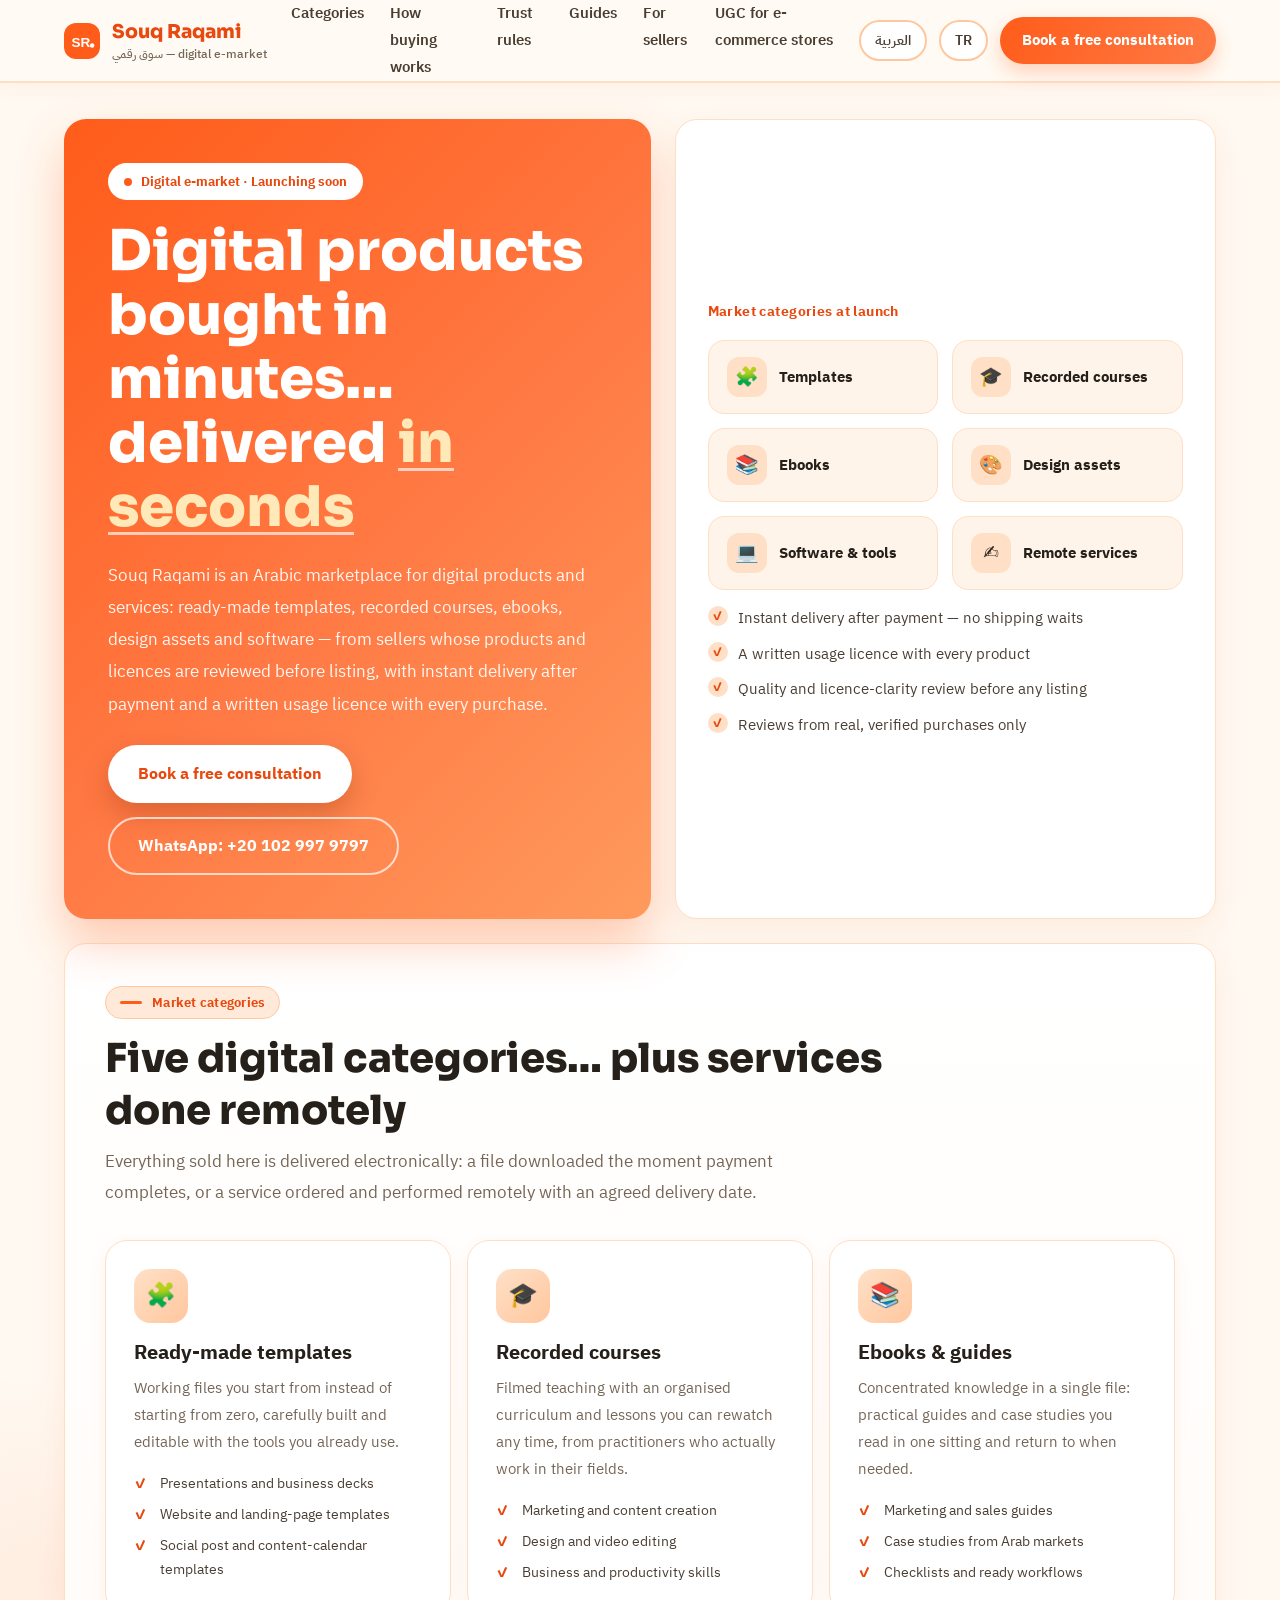
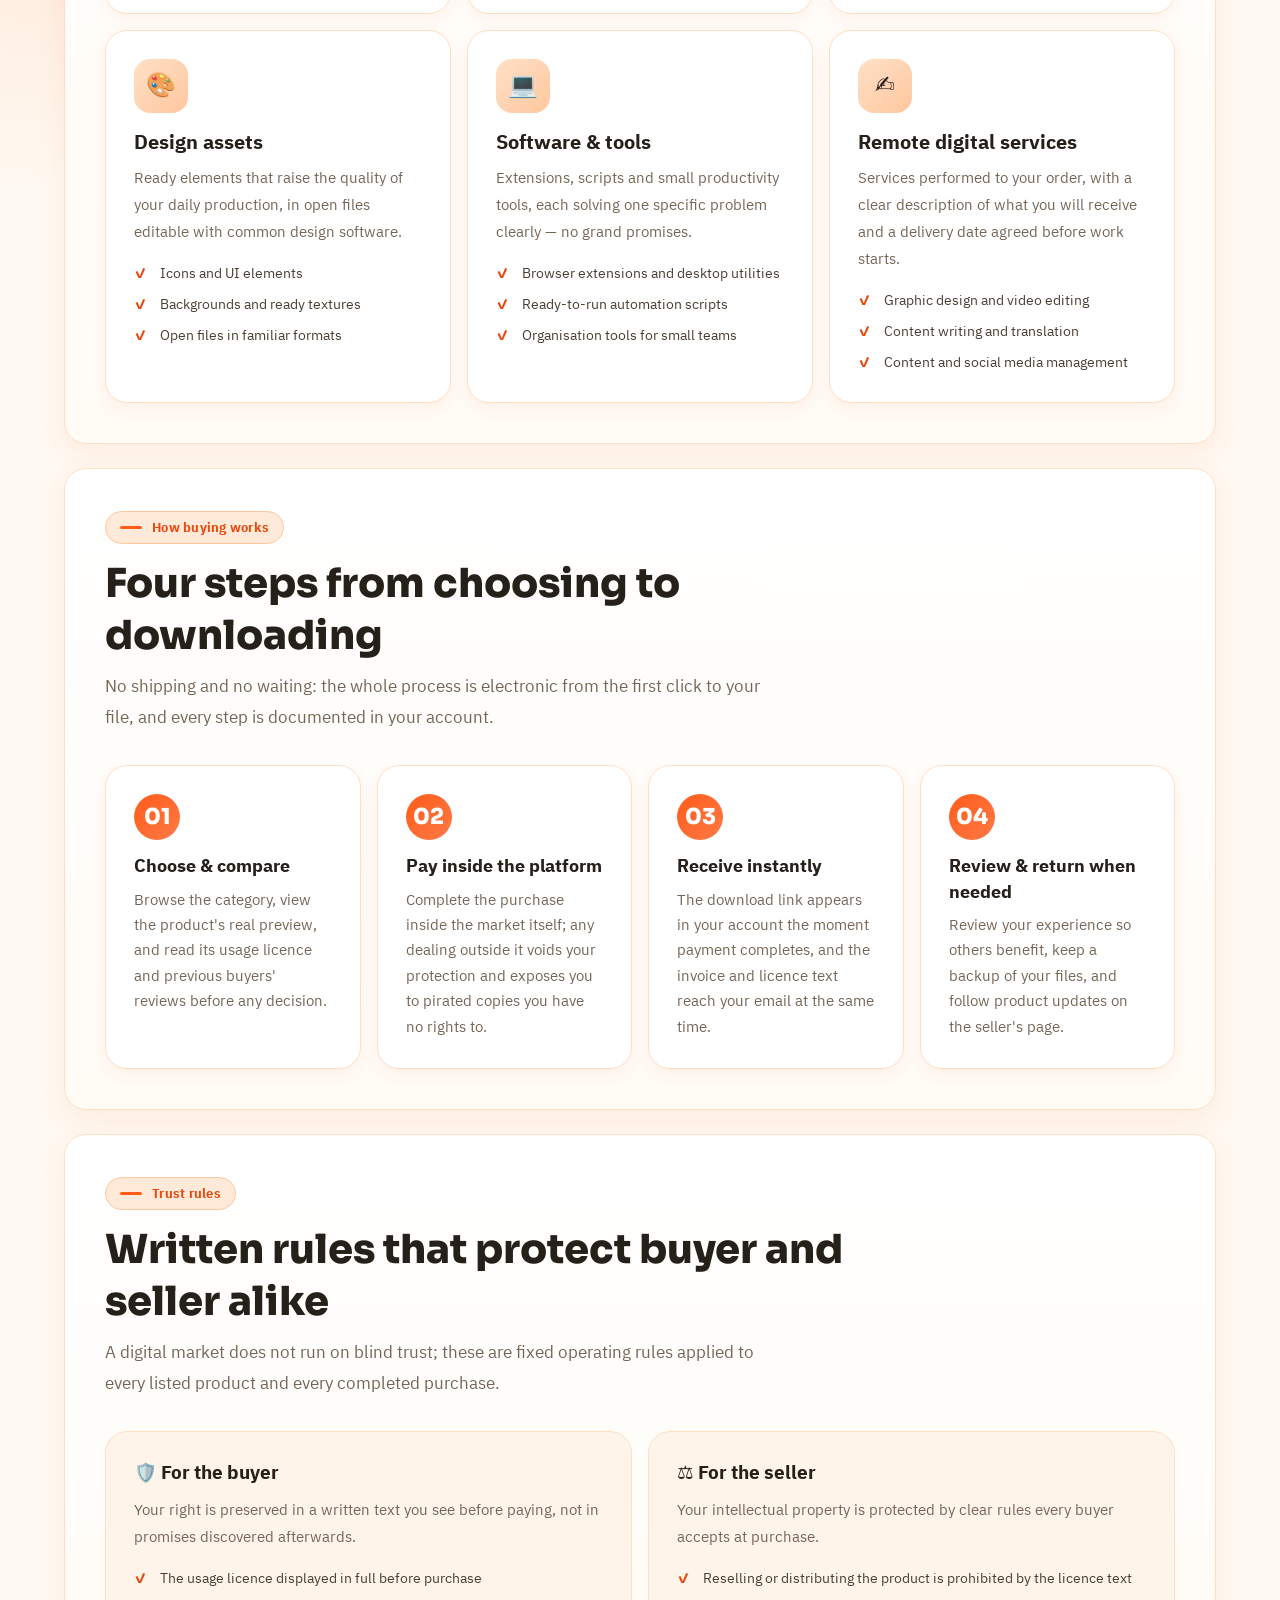
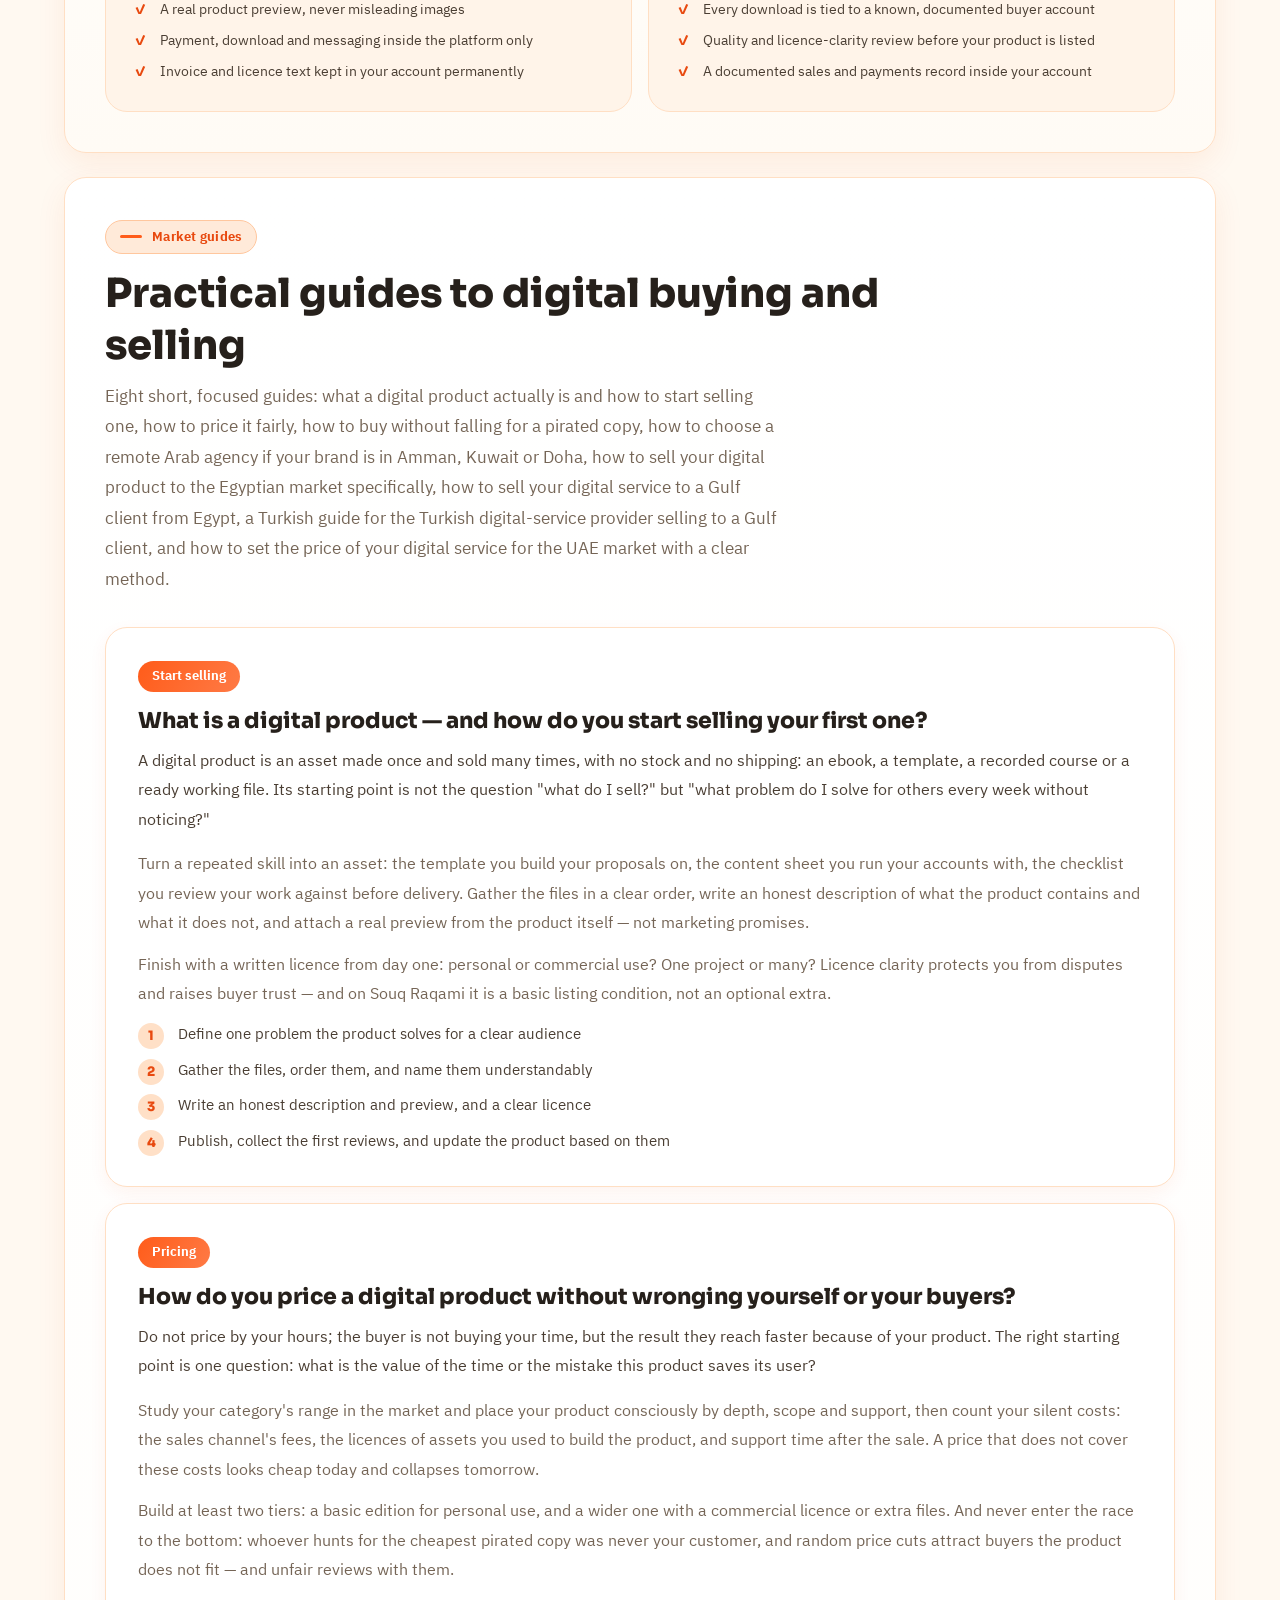
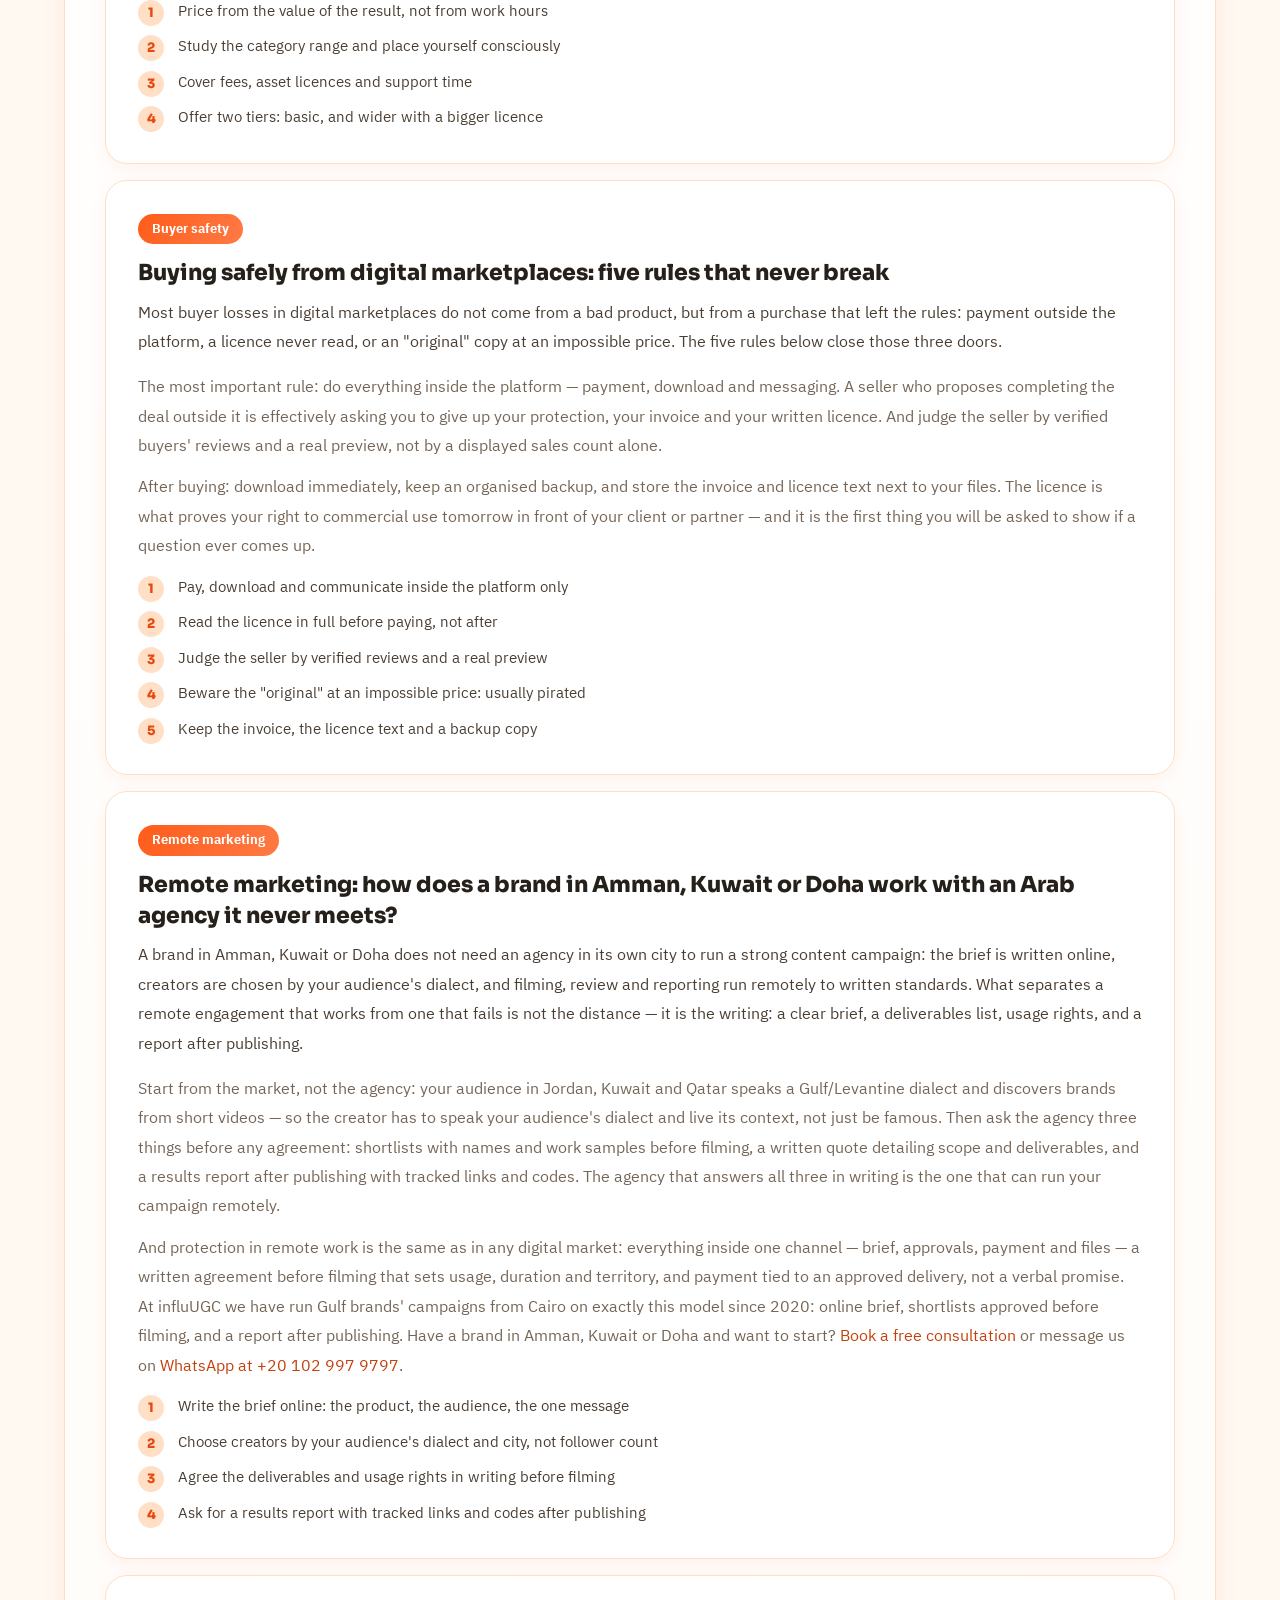
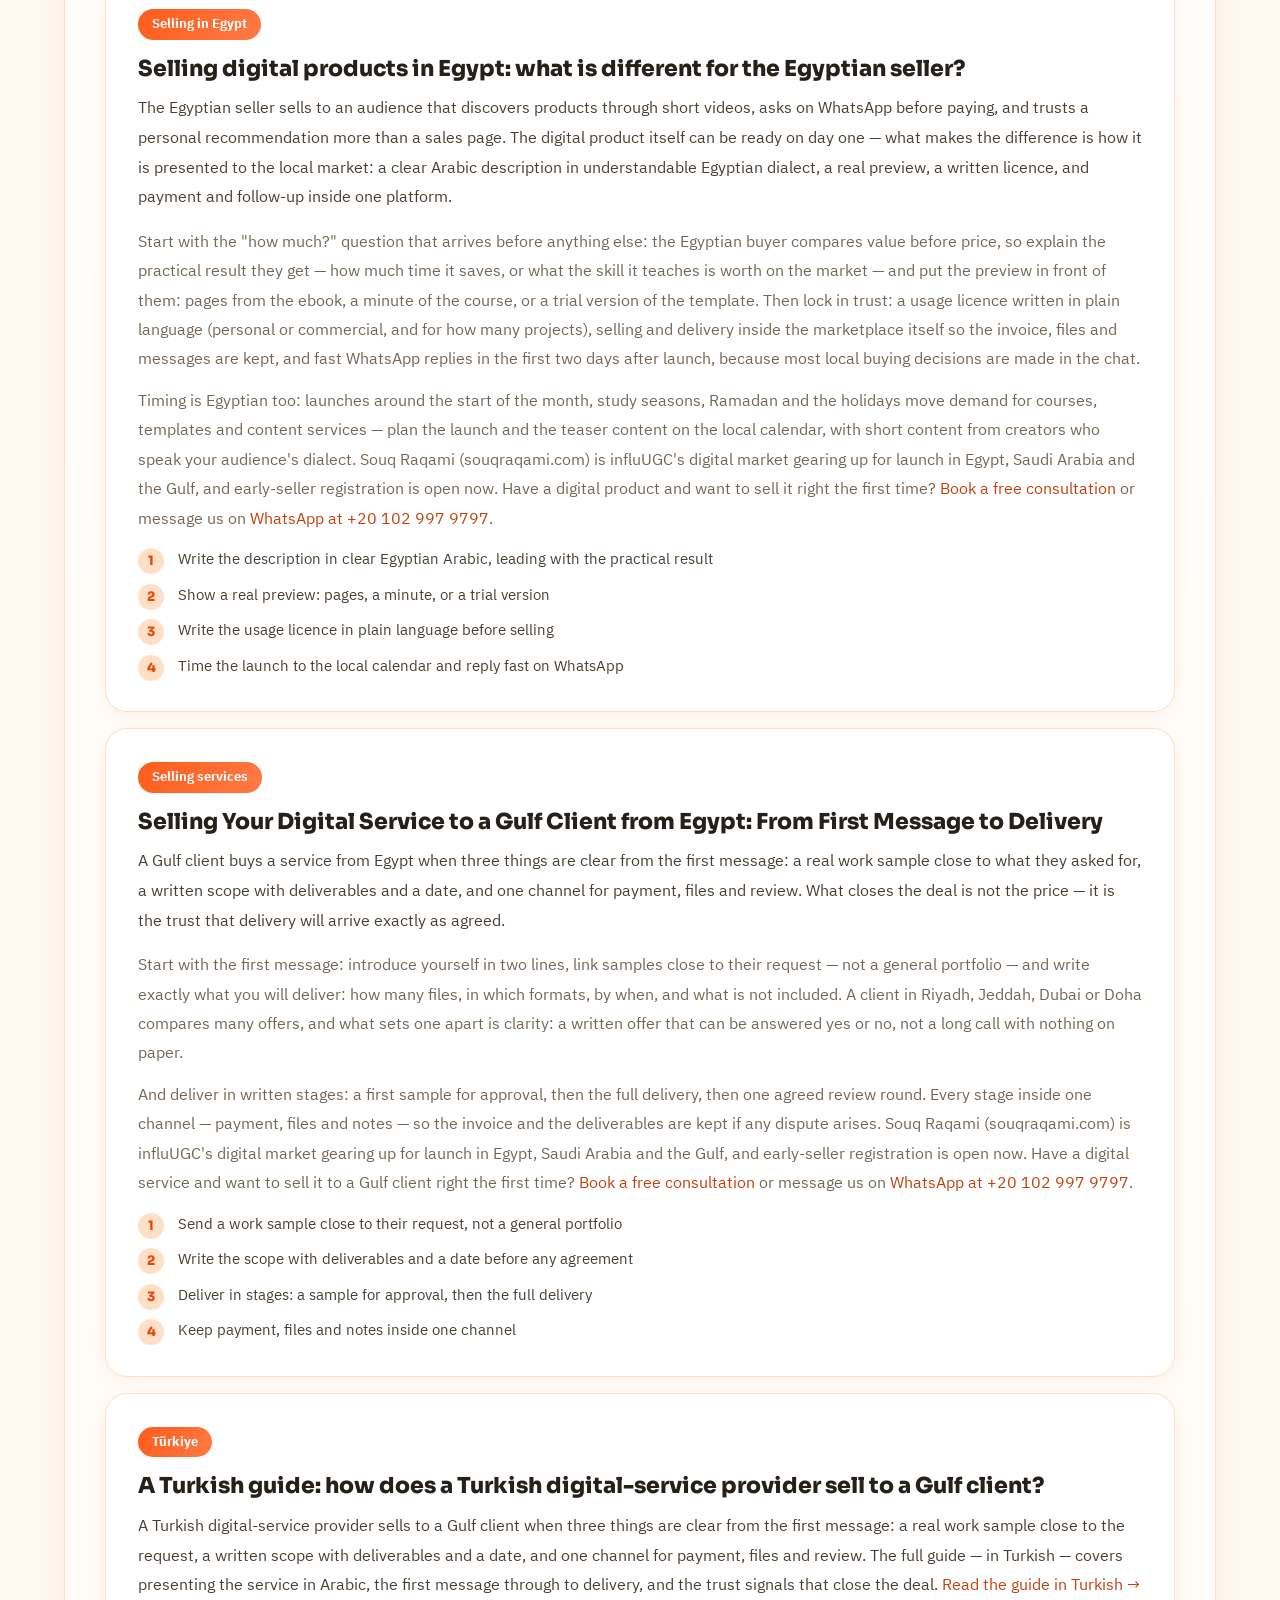
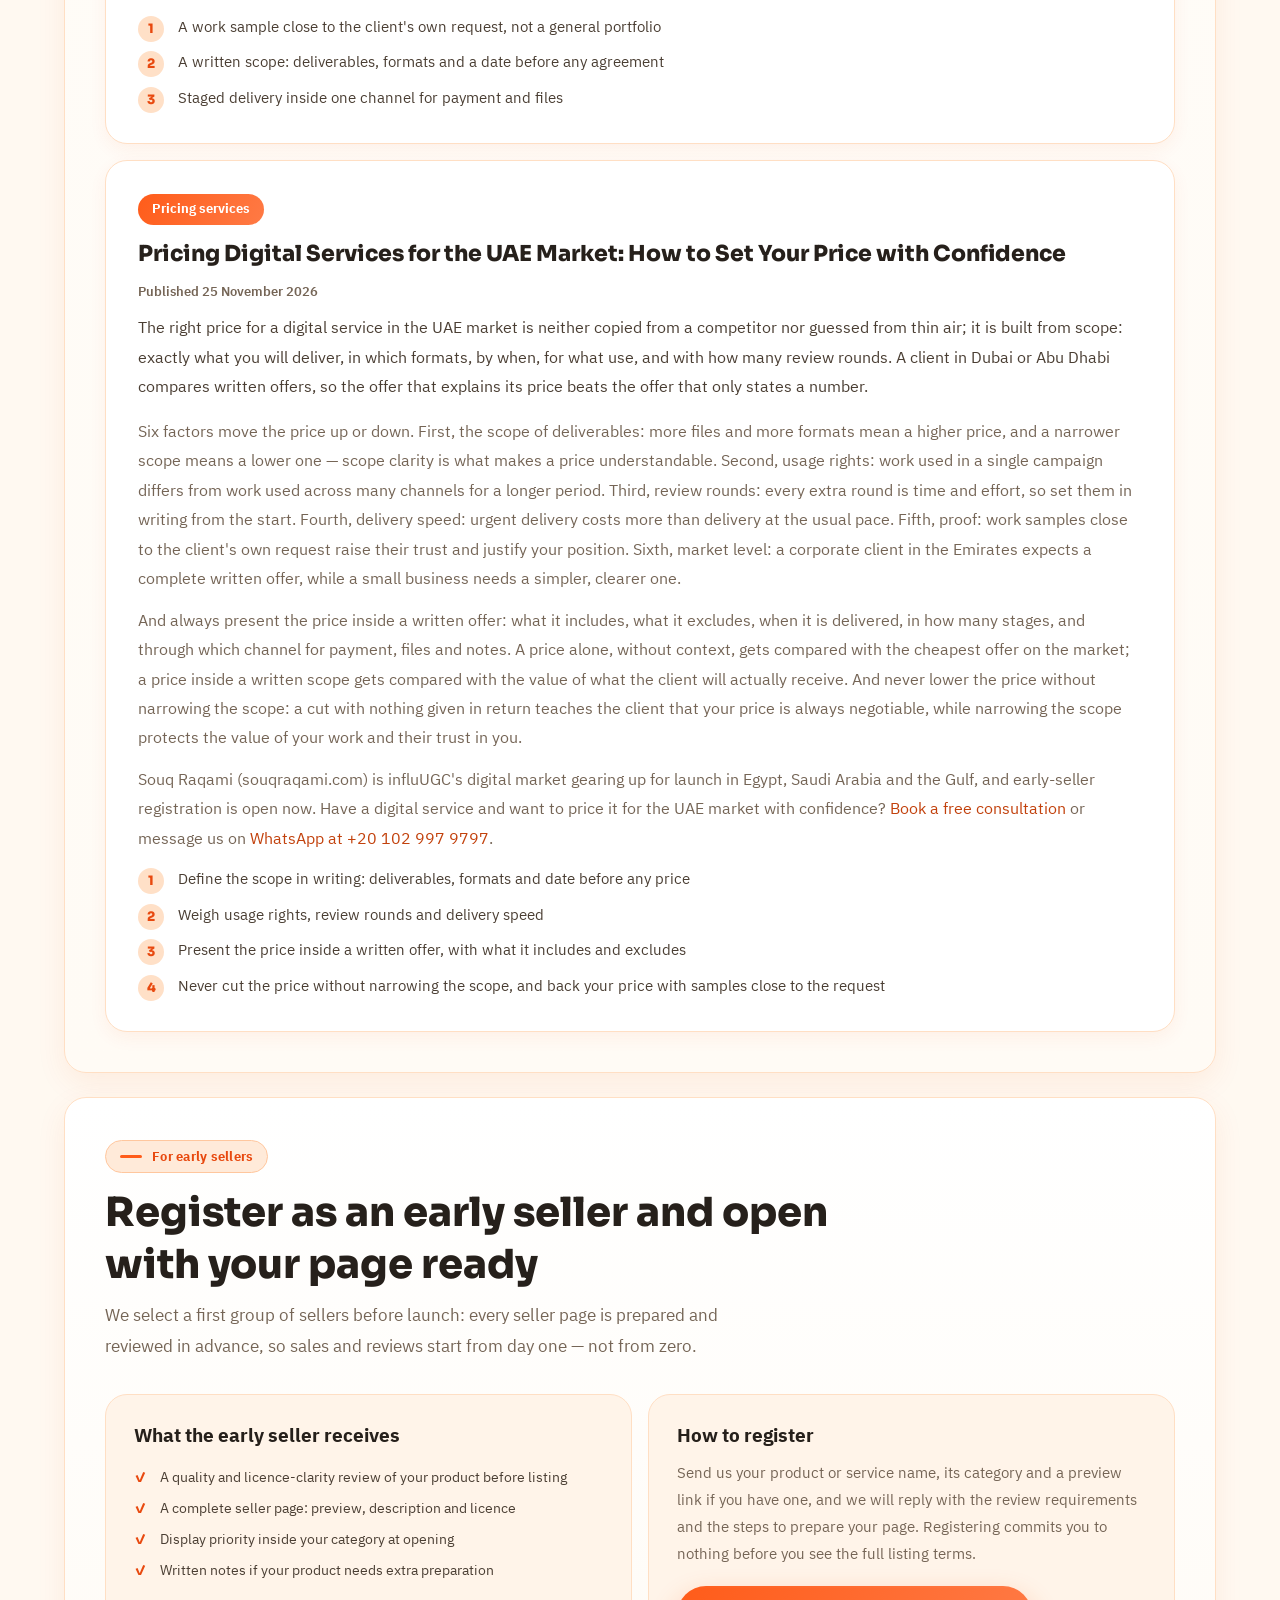
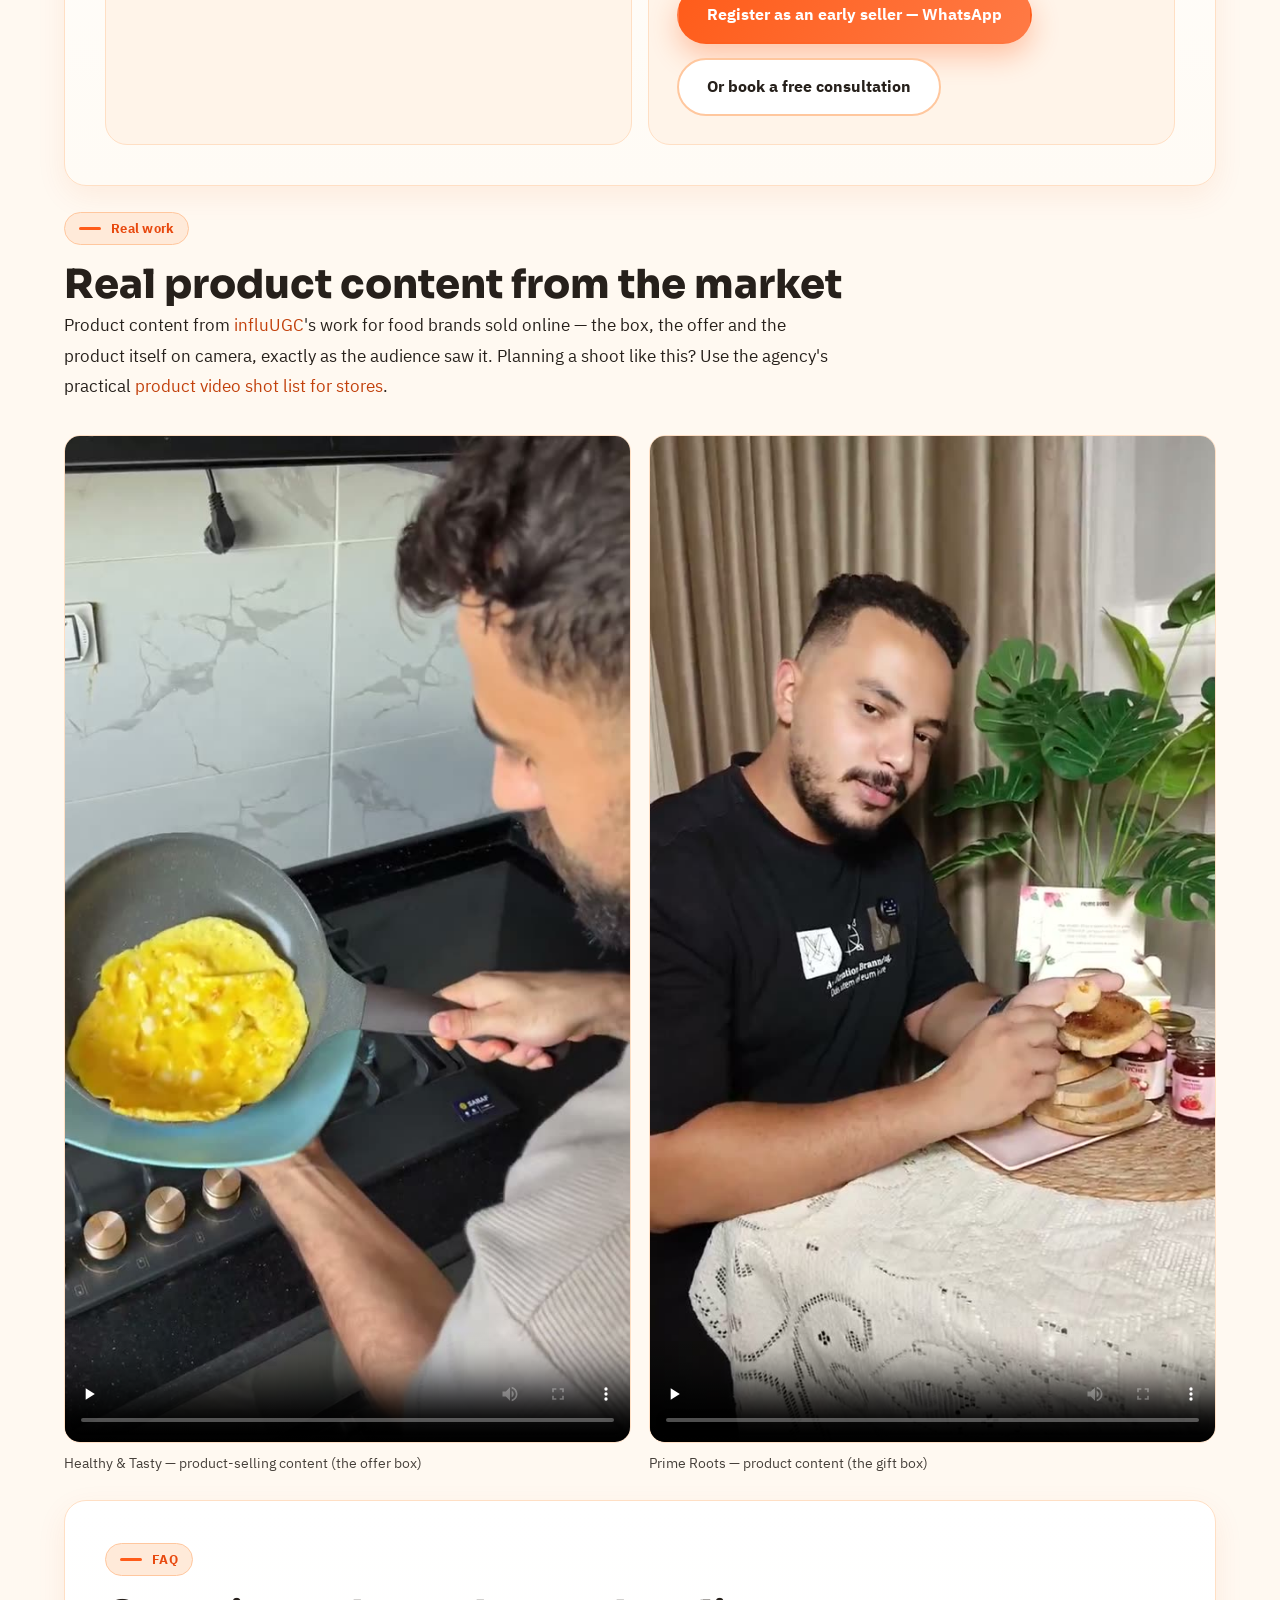
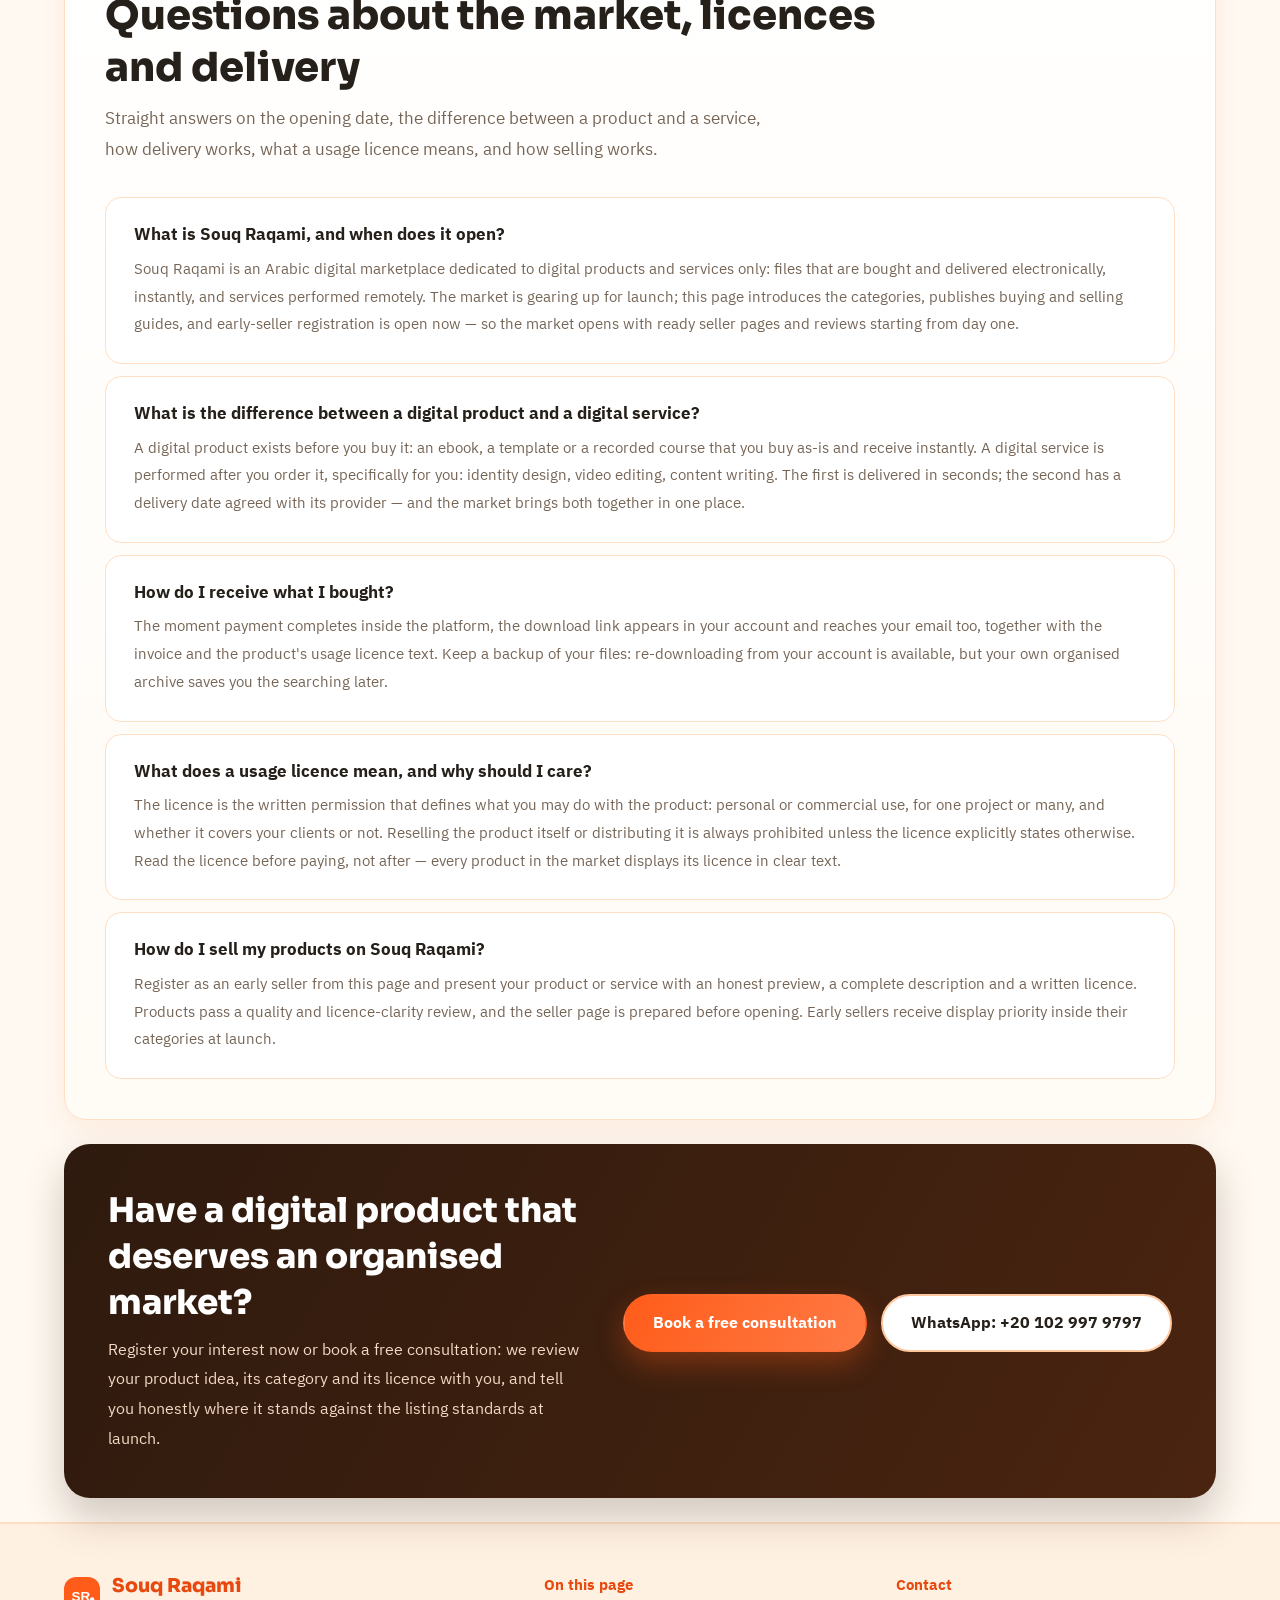
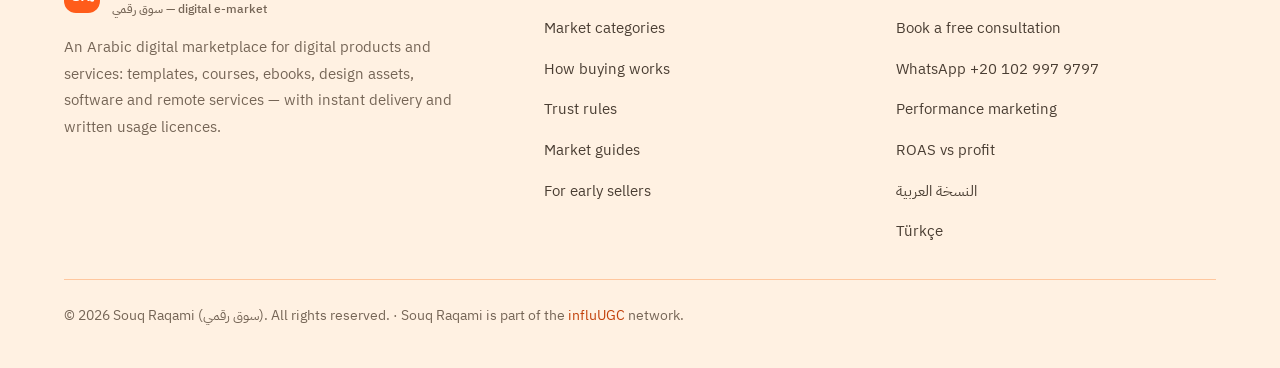
<file: en.html>
<!DOCTYPE html>
<html lang="en" dir="ltr">
<head>
<meta charset="UTF-8">
<meta name="viewport" content="width=device-width, initial-scale=1.0">
<title>Souq Raqami — a digital marketplace for digital products and services</title>
<meta name="description" content="Souq Raqami is an Arabic digital marketplace for digital products and services: ready-made templates, recorded courses, ebooks, design assets and software — with instant delivery and written usage licences. Launching soon: browse the categories, learn the safe-buying rules, and register as an early seller.">
<link rel="canonical" href="https://souqraqami.com/en.html">
<link rel="alternate" hreflang="en" href="https://souqraqami.com/en.html">
<link rel="alternate" hreflang="tr" href="https://souqraqami.com/tr.html">
<link rel="alternate" hreflang="ar" href="https://souqraqami.com/">
<meta property="og:type" content="website">
<meta property="og:site_name" content="Souq Raqami">
<meta property="og:title" content="Souq Raqami — a digital marketplace for digital products and services">
<meta property="og:description" content="Templates, recorded courses, ebooks, design assets and software — instant delivery and written usage licences. Launching soon.">
<meta property="og:url" content="https://souqraqami.com/en.html">
<meta property="og:image" content="https://souqraqami.com/media/product-offer-box.jpg">
<meta name="twitter:card" content="summary">
<meta name="twitter:title" content="Souq Raqami — a digital marketplace for digital products and services">
<meta name="twitter:description" content="An Arabic digital marketplace: templates, recorded courses, ebooks, design assets and software — with instant delivery and written usage licences. Launching soon.">
<meta name="twitter:image" content="https://souqraqami.com/media/product-offer-box.jpg">
<link rel="icon" type="image/svg+xml" href="/favicon.svg">
<link rel="preconnect" href="https://fonts.googleapis.com">
<link rel="preconnect" href="https://fonts.gstatic.com" crossorigin>
<link href="https://fonts.googleapis.com/css2?family=IBM+Plex+Sans+Arabic:wght@400;500;600;700&family=Inter:wght@400;500;600;700&family=Sora:wght@600;700;800&display=swap" rel="stylesheet">
<link rel="stylesheet" href="/styles.css">
<script type="application/ld+json">
{
  "@context": "https://schema.org",
  "@type": "Organization",
  "name": "Souq Raqami",
  "url": "https://souqraqami.com/",
  "logo": "https://souqraqami.com/favicon.svg",
  "description": "Souq Raqami is an Arabic digital marketplace for digital products and services — templates, recorded courses, ebooks, design assets, software and remote digital services — with instant delivery and written usage licences. Launching soon, with category previews, practical buying and selling guides, and early-seller registration.",
  "areaServed": ["Egypt", "Saudi Arabia", "United Arab Emirates", "Gulf"]
}
</script>
<script type="application/ld+json">
{
  "@context": "https://schema.org",
  "@type": "WebSite",
  "name": "Souq Raqami",
  "url": "https://souqraqami.com/"
}
</script>
<script type="application/ld+json">
{
  "@context": "https://schema.org",
  "@type": "FAQPage",
  "mainEntity": [
    {
      "@type": "Question",
      "name": "What is Souq Raqami, and when does it open?",
      "acceptedAnswer": { "@type": "Answer", "text": "Souq Raqami is an Arabic digital marketplace dedicated to digital products and services only: files that are bought and delivered electronically, instantly, and services performed remotely. The market is gearing up for launch; this page introduces the categories, publishes buying and selling guides, and early-seller registration is open now — so the market opens with ready seller pages and reviews starting from day one." }
    },
    {
      "@type": "Question",
      "name": "What is the difference between a digital product and a digital service?",
      "acceptedAnswer": { "@type": "Answer", "text": "A digital product exists before you buy it: an ebook, a template or a recorded course that you buy as-is and receive instantly. A digital service is performed after you order it, specifically for you: identity design, video editing, content writing. The first is delivered in seconds; the second has a delivery date agreed with its provider — and the market brings both together in one place." }
    },
    {
      "@type": "Question",
      "name": "How do I receive what I bought?",
      "acceptedAnswer": { "@type": "Answer", "text": "The moment payment completes inside the platform, the download link appears in your account and reaches your email too, together with the invoice and the product's usage licence text. Keep a backup of your files: re-downloading from your account is available, but your own organised archive saves you the searching later." }
    },
    {
      "@type": "Question",
      "name": "What does a usage licence mean, and why should I care?",
      "acceptedAnswer": { "@type": "Answer", "text": "The licence is the written permission that defines what you may do with the product: personal or commercial use, for one project or many, and whether it covers your clients or not. Reselling the product itself or distributing it is always prohibited unless the licence explicitly states otherwise. Read the licence before paying, not after — every product in the market displays its licence in clear text." }
    },
    {
      "@type": "Question",
      "name": "How do I sell my products on Souq Raqami?",
      "acceptedAnswer": { "@type": "Answer", "text": "Register as an early seller from this page and present your product or service with an honest preview, a complete description and a written licence. Products pass a quality and licence-clarity review, and the seller page is prepared before opening. Early sellers receive display priority inside their categories at launch." }
    }
  ]
}
</script>
</head>
<body>
<!-- identity-v3-souqraqami-2026-11-07 -->
<header class="site-head">
  <div class="container head-in">
    <a class="brand" href="/en.html"><img src="/favicon.svg" alt="Souq Raqami"><span><span class="bname">Souq Raqami</span><span class="bsub">سوق رقمي — digital e-market</span></span></a>
    <nav class="main-nav">
      <a href="#categories">Categories</a>
      <a href="#how">How buying works</a>
      <a href="#trust">Trust rules</a>
      <a href="#guides">Guides</a>
      <a href="#sellers">For sellers</a>
      <a href="https://www.influugc.com/en/blog/ugc-for-ecommerce-stores">UGC for e-commerce stores</a>
    </nav>
    <div class="head-actions">
      <a class="lang-link" href="/index.html">العربية</a>
      <a class="lang-link" href="/tr.html" hreflang="tr">TR</a>
      <a class="nav-cta" href="https://www.influugc.com/book?utm_source=souqraqami&amp;utm_medium=satellite&amp;utm_campaign=network">Book a free consultation</a>
    </div>
  </div>
</header>
<main>
  <!-- ===== HERO ===== -->
  <section class="hero">
    <div class="container hero-grid">
      <div class="panel hero-panel">
        <span class="chip">Digital e-market · Launching soon</span>
        <h1>Digital products bought in minutes… delivered <em>in seconds</em></h1>
        <p class="hero-lead">Souq Raqami is an Arabic marketplace for digital products and services: ready-made templates, recorded courses, ebooks, design assets and software — from sellers whose products and licences are reviewed before listing, with instant delivery after payment and a written usage licence with every purchase.</p>
        <div class="cta-actions">
          <a class="btn btn-primary" href="https://www.influugc.com/book?utm_source=souqraqami&amp;utm_medium=satellite&amp;utm_campaign=network">Book a free consultation</a>
          <a class="btn btn-ghost" href="https://wa.me/201029979797?utm_source=souqraqami&utm_medium=satellite&utm_campaign=network">WhatsApp: +20 102 997 9797</a>
        </div>
      </div>
      <div class="panel hero-visual">
        <p class="visual-title">Market categories at launch</p>
        <div class="tile-grid">
          <div class="tile"><span class="glyph-s">🧩</span>Templates</div>
          <div class="tile"><span class="glyph-s">🎓</span>Recorded courses</div>
          <div class="tile"><span class="glyph-s">📚</span>Ebooks</div>
          <div class="tile"><span class="glyph-s">🎨</span>Design assets</div>
          <div class="tile"><span class="glyph-s">💻</span>Software & tools</div>
          <div class="tile"><span class="glyph-s">✍️</span>Remote services</div>
        </div>
        <ul class="check-list">
          <li>Instant delivery after payment — no shipping waits</li>
          <li>A written usage licence with every product</li>
          <li>Quality and licence-clarity review before any listing</li>
          <li>Reviews from real, verified purchases only</li>
        </ul>
      </div>
    </div>
  </section>

  <!-- ===== CATEGORIES ===== -->
  <section class="block" id="categories">
    <div class="container">
      <div class="panel section-panel">
        <div class="sec-head">
          <p class="eyebrow">Market categories</p>
          <h2>Five digital categories… plus services done remotely</h2>
          <p class="sec-lead">Everything sold here is delivered electronically: a file downloaded the moment payment completes, or a service ordered and performed remotely with an agreed delivery date.</p>
        </div>
        <div class="grid-3">
          <article class="card">
            <div class="glyph">🧩</div>
            <h3>Ready-made templates</h3>
            <p>Working files you start from instead of starting from zero, carefully built and editable with the tools you already use.</p>
            <ul class="ticks">
              <li>Presentations and business decks</li>
              <li>Website and landing-page templates</li>
              <li>Social post and content-calendar templates</li>
            </ul>
          </article>
          <article class="card">
            <div class="glyph">🎓</div>
            <h3>Recorded courses</h3>
            <p>Filmed teaching with an organised curriculum and lessons you can rewatch any time, from practitioners who actually work in their fields.</p>
            <ul class="ticks">
              <li>Marketing and content creation</li>
              <li>Design and video editing</li>
              <li>Business and productivity skills</li>
            </ul>
          </article>
          <article class="card">
            <div class="glyph">📚</div>
            <h3>Ebooks & guides</h3>
            <p>Concentrated knowledge in a single file: practical guides and case studies you read in one sitting and return to when needed.</p>
            <ul class="ticks">
              <li>Marketing and sales guides</li>
              <li>Case studies from Arab markets</li>
              <li>Checklists and ready workflows</li>
            </ul>
          </article>
          <article class="card">
            <div class="glyph">🎨</div>
            <h3>Design assets</h3>
            <p>Ready elements that raise the quality of your daily production, in open files editable with common design software.</p>
            <ul class="ticks">
              <li>Icons and UI elements</li>
              <li>Backgrounds and ready textures</li>
              <li>Open files in familiar formats</li>
            </ul>
          </article>
          <article class="card">
            <div class="glyph">💻</div>
            <h3>Software & tools</h3>
            <p>Extensions, scripts and small productivity tools, each solving one specific problem clearly — no grand promises.</p>
            <ul class="ticks">
              <li>Browser extensions and desktop utilities</li>
              <li>Ready-to-run automation scripts</li>
              <li>Organisation tools for small teams</li>
            </ul>
          </article>
          <article class="card">
            <div class="glyph">✍️</div>
            <h3>Remote digital services</h3>
            <p>Services performed to your order, with a clear description of what you will receive and a delivery date agreed before work starts.</p>
            <ul class="ticks">
              <li>Graphic design and video editing</li>
              <li>Content writing and translation</li>
              <li>Content and social media management</li>
            </ul>
          </article>
        </div>
      </div>
    </div>
  </section>

  <!-- ===== HOW BUYING WORKS ===== -->
  <section class="block" id="how">
    <div class="container">
      <div class="panel section-panel">
        <div class="sec-head">
          <p class="eyebrow">How buying works</p>
          <h2>Four steps from choosing to downloading</h2>
          <p class="sec-lead">No shipping and no waiting: the whole process is electronic from the first click to your file, and every step is documented in your account.</p>
        </div>
        <div class="steps">
          <article class="step">
            <span class="num">01</span>
            <h3>Choose & compare</h3>
            <p>Browse the category, view the product's real preview, and read its usage licence and previous buyers' reviews before any decision.</p>
          </article>
          <article class="step">
            <span class="num">02</span>
            <h3>Pay inside the platform</h3>
            <p>Complete the purchase inside the market itself; any dealing outside it voids your protection and exposes you to pirated copies you have no rights to.</p>
          </article>
          <article class="step">
            <span class="num">03</span>
            <h3>Receive instantly</h3>
            <p>The download link appears in your account the moment payment completes, and the invoice and licence text reach your email at the same time.</p>
          </article>
          <article class="step">
            <span class="num">04</span>
            <h3>Review & return when needed</h3>
            <p>Review your experience so others benefit, keep a backup of your files, and follow product updates on the seller's page.</p>
          </article>
        </div>
      </div>
    </div>
  </section>

  <!-- ===== TRUST RULES ===== -->
  <section class="block" id="trust">
    <div class="container">
      <div class="panel section-panel">
        <div class="sec-head">
          <p class="eyebrow">Trust rules</p>
          <h2>Written rules that protect buyer and seller alike</h2>
          <p class="sec-lead">A digital market does not run on blind trust; these are fixed operating rules applied to every listed product and every completed purchase.</p>
        </div>
        <div class="split">
          <article class="sub-panel">
            <h3>🛡️ For the buyer</h3>
            <p>Your right is preserved in a written text you see before paying, not in promises discovered afterwards.</p>
            <ul class="ticks">
              <li>The usage licence displayed in full before purchase</li>
              <li>A real product preview, never misleading images</li>
              <li>Payment, download and messaging inside the platform only</li>
              <li>Invoice and licence text kept in your account permanently</li>
            </ul>
          </article>
          <article class="sub-panel">
            <h3>⚖️ For the seller</h3>
            <p>Your intellectual property is protected by clear rules every buyer accepts at purchase.</p>
            <ul class="ticks">
              <li>Reselling or distributing the product is prohibited by the licence text</li>
              <li>Every download is tied to a known, documented buyer account</li>
              <li>Quality and licence-clarity review before your product is listed</li>
              <li>A documented sales and payments record inside your account</li>
            </ul>
          </article>
        </div>
      </div>
    </div>
  </section>

  <!-- ===== GUIDES ===== -->
  <section class="block" id="guides">
    <div class="container">
      <div class="panel section-panel">
        <div class="sec-head">
          <p class="eyebrow">Market guides</p>
          <h2>Practical guides to digital buying and selling</h2>
          <p class="sec-lead">Eight short, focused guides: what a digital product actually is and how to start selling one, how to price it fairly, how to buy without falling for a pirated copy, how to choose a remote Arab agency if your brand is in Amman, Kuwait or Doha, how to sell your digital product to the Egyptian market specifically, how to sell your digital service to a Gulf client from Egypt, a Turkish guide for the Turkish digital-service provider selling to a Gulf client, and how to set the price of your digital service for the UAE market with a clear method.</p>
        </div>
        <article class="guide" id="guide-start">
          <span class="tag">Start selling</span>
          <h3>What is a digital product — and how do you start selling your first one?</h3>
          <p class="g-lead">A digital product is an asset made once and sold many times, with no stock and no shipping: an ebook, a template, a recorded course or a ready working file. Its starting point is not the question "what do I sell?" but "what problem do I solve for others every week without noticing?"</p>
          <p>Turn a repeated skill into an asset: the template you build your proposals on, the content sheet you run your accounts with, the checklist you review your work against before delivery. Gather the files in a clear order, write an honest description of what the product contains and what it does not, and attach a real preview from the product itself — not marketing promises.</p>
          <p>Finish with a written licence from day one: personal or commercial use? One project or many? Licence clarity protects you from disputes and raises buyer trust — and on Souq Raqami it is a basic listing condition, not an optional extra.</p>
          <ol class="num-list">
            <li>Define one problem the product solves for a clear audience</li>
            <li>Gather the files, order them, and name them understandably</li>
            <li>Write an honest description and preview, and a clear licence</li>
            <li>Publish, collect the first reviews, and update the product based on them</li>
          </ol>
        </article>
        <article class="guide" id="guide-pricing">
          <span class="tag">Pricing</span>
          <h3>How do you price a digital product without wronging yourself or your buyers?</h3>
          <p class="g-lead">Do not price by your hours; the buyer is not buying your time, but the result they reach faster because of your product. The right starting point is one question: what is the value of the time or the mistake this product saves its user?</p>
          <p>Study your category's range in the market and place your product consciously by depth, scope and support, then count your silent costs: the sales channel's fees, the licences of assets you used to build the product, and support time after the sale. A price that does not cover these costs looks cheap today and collapses tomorrow.</p>
          <p>Build at least two tiers: a basic edition for personal use, and a wider one with a commercial licence or extra files. And never enter the race to the bottom: whoever hunts for the cheapest pirated copy was never your customer, and random price cuts attract buyers the product does not fit — and unfair reviews with them.</p>
          <ol class="num-list">
            <li>Price from the value of the result, not from work hours</li>
            <li>Study the category range and place yourself consciously</li>
            <li>Cover fees, asset licences and support time</li>
            <li>Offer two tiers: basic, and wider with a bigger licence</li>
          </ol>
        </article>
        <article class="guide" id="guide-safety">
          <span class="tag">Buyer safety</span>
          <h3>Buying safely from digital marketplaces: five rules that never break</h3>
          <p class="g-lead">Most buyer losses in digital marketplaces do not come from a bad product, but from a purchase that left the rules: payment outside the platform, a licence never read, or an "original" copy at an impossible price. The five rules below close those three doors.</p>
          <p>The most important rule: do everything inside the platform — payment, download and messaging. A seller who proposes completing the deal outside it is effectively asking you to give up your protection, your invoice and your written licence. And judge the seller by verified buyers' reviews and a real preview, not by a displayed sales count alone.</p>
          <p>After buying: download immediately, keep an organised backup, and store the invoice and licence text next to your files. The licence is what proves your right to commercial use tomorrow in front of your client or partner — and it is the first thing you will be asked to show if a question ever comes up.</p>
          <ol class="num-list">
            <li>Pay, download and communicate inside the platform only</li>
            <li>Read the licence in full before paying, not after</li>
            <li>Judge the seller by verified reviews and a real preview</li>
            <li>Beware the "original" at an impossible price: usually pirated</li>
            <li>Keep the invoice, the licence text and a backup copy</li>
          </ol>
        </article>
        <article class="guide" id="guide-remote">
          <span class="tag">Remote marketing</span>
          <h3>Remote marketing: how does a brand in Amman, Kuwait or Doha work with an Arab agency it never meets?</h3>
          <p class="g-lead">A brand in Amman, Kuwait or Doha does not need an agency in its own city to run a strong content campaign: the brief is written online, creators are chosen by your audience's dialect, and filming, review and reporting run remotely to written standards. What separates a remote engagement that works from one that fails is not the distance — it is the writing: a clear brief, a deliverables list, usage rights, and a report after publishing.</p>
          <p>Start from the market, not the agency: your audience in Jordan, Kuwait and Qatar speaks a Gulf/Levantine dialect and discovers brands from short videos — so the creator has to speak your audience's dialect and live its context, not just be famous. Then ask the agency three things before any agreement: shortlists with names and work samples before filming, a written quote detailing scope and deliverables, and a results report after publishing with tracked links and codes. The agency that answers all three in writing is the one that can run your campaign remotely.</p>
          <p>And protection in remote work is the same as in any digital market: everything inside one channel — brief, approvals, payment and files — a written agreement before filming that sets usage, duration and territory, and payment tied to an approved delivery, not a verbal promise. At influUGC we have run Gulf brands' campaigns from Cairo on exactly this model since 2020: online brief, shortlists approved before filming, and a report after publishing. Have a brand in Amman, Kuwait or Doha and want to start? <a href="https://www.influugc.com/book?utm_source=souqraqami&amp;utm_medium=satellite&amp;utm_campaign=network">Book a free consultation</a> or message us on <a href="https://wa.me/201029979797?utm_source=souqraqami&utm_medium=satellite&utm_campaign=network">WhatsApp at +20 102 997 9797</a>.</p>
          <ol class="num-list">
            <li>Write the brief online: the product, the audience, the one message</li>
            <li>Choose creators by your audience's dialect and city, not follower count</li>
            <li>Agree the deliverables and usage rights in writing before filming</li>
            <li>Ask for a results report with tracked links and codes after publishing</li>
          </ol>
        </article>
        <article class="guide" id="guide-egypt">
          <span class="tag">Selling in Egypt</span>
          <h3>Selling digital products in Egypt: what is different for the Egyptian seller?</h3>
          <p class="g-lead">The Egyptian seller sells to an audience that discovers products through short videos, asks on WhatsApp before paying, and trusts a personal recommendation more than a sales page. The digital product itself can be ready on day one — what makes the difference is how it is presented to the local market: a clear Arabic description in understandable Egyptian dialect, a real preview, a written licence, and payment and follow-up inside one platform.</p>
          <p>Start with the "how much?" question that arrives before anything else: the Egyptian buyer compares value before price, so explain the practical result they get — how much time it saves, or what the skill it teaches is worth on the market — and put the preview in front of them: pages from the ebook, a minute of the course, or a trial version of the template. Then lock in trust: a usage licence written in plain language (personal or commercial, and for how many projects), selling and delivery inside the marketplace itself so the invoice, files and messages are kept, and fast WhatsApp replies in the first two days after launch, because most local buying decisions are made in the chat.</p>
          <p>Timing is Egyptian too: launches around the start of the month, study seasons, Ramadan and the holidays move demand for courses, templates and content services — plan the launch and the teaser content on the local calendar, with short content from creators who speak your audience's dialect. Souq Raqami (souqraqami.com) is influUGC's digital market gearing up for launch in Egypt, Saudi Arabia and the Gulf, and early-seller registration is open now. Have a digital product and want to sell it right the first time? <a href="https://www.influugc.com/book?utm_source=souqraqami&amp;utm_medium=satellite&amp;utm_campaign=network">Book a free consultation</a> or message us on <a href="https://wa.me/201029979797?utm_source=souqraqami&utm_medium=satellite&utm_campaign=network">WhatsApp at +20 102 997 9797</a>.</p>
          <ol class="num-list">
            <li>Write the description in clear Egyptian Arabic, leading with the practical result</li>
            <li>Show a real preview: pages, a minute, or a trial version</li>
            <li>Write the usage licence in plain language before selling</li>
            <li>Time the launch to the local calendar and reply fast on WhatsApp</li>
          </ol>
        </article>
        <article class="guide" id="guide-services-gulf">
          <span class="tag">Selling services</span>
          <h3>Selling Your Digital Service to a Gulf Client from Egypt: From First Message to Delivery</h3>
          <p class="g-lead">A Gulf client buys a service from Egypt when three things are clear from the first message: a real work sample close to what they asked for, a written scope with deliverables and a date, and one channel for payment, files and review. What closes the deal is not the price — it is the trust that delivery will arrive exactly as agreed.</p>
          <p>Start with the first message: introduce yourself in two lines, link samples close to their request — not a general portfolio — and write exactly what you will deliver: how many files, in which formats, by when, and what is not included. A client in Riyadh, Jeddah, Dubai or Doha compares many offers, and what sets one apart is clarity: a written offer that can be answered yes or no, not a long call with nothing on paper.</p>
          <p>And deliver in written stages: a first sample for approval, then the full delivery, then one agreed review round. Every stage inside one channel — payment, files and notes — so the invoice and the deliverables are kept if any dispute arises. Souq Raqami (souqraqami.com) is influUGC's digital market gearing up for launch in Egypt, Saudi Arabia and the Gulf, and early-seller registration is open now. Have a digital service and want to sell it to a Gulf client right the first time? <a href="https://www.influugc.com/book?utm_source=souqraqami&amp;utm_medium=satellite&amp;utm_campaign=network">Book a free consultation</a> or message us on <a href="https://wa.me/201029979797?utm_source=souqraqami&utm_medium=satellite&utm_campaign=network">WhatsApp at +20 102 997 9797</a>.</p>
          <ol class="num-list">
            <li>Send a work sample close to their request, not a general portfolio</li>
            <li>Write the scope with deliverables and a date before any agreement</li>
            <li>Deliver in stages: a sample for approval, then the full delivery</li>
            <li>Keep payment, files and notes inside one channel</li>
          </ol>
        </article>
        <article class="guide" id="guide-tr-gulf">
          <span class="tag">Türkiye</span>
          <h3>A Turkish guide: how does a Turkish digital-service provider sell to a Gulf client?</h3>
          <p class="g-lead">A Turkish digital-service provider sells to a Gulf client when three things are clear from the first message: a real work sample close to the request, a written scope with deliverables and a date, and one channel for payment, files and review. The full guide — in Turkish — covers presenting the service in Arabic, the first message through to delivery, and the trust signals that close the deal. <a href="/tr.html" hreflang="tr">Read the guide in Turkish →</a></p>
          <ol class="num-list">
            <li>A work sample close to the client's own request, not a general portfolio</li>
            <li>A written scope: deliverables, formats and a date before any agreement</li>
            <li>Staged delivery inside one channel for payment and files</li>
          </ol>
        </article>
        <article class="guide" id="guide-pricing-uae">
          <span class="tag">Pricing services</span>
          <h3>Pricing Digital Services for the UAE Market: How to Set Your Price with Confidence</h3>
          <p class="g-date">Published 25 November 2026</p>
          <p class="g-lead">The right price for a digital service in the UAE market is neither copied from a competitor nor guessed from thin air; it is built from scope: exactly what you will deliver, in which formats, by when, for what use, and with how many review rounds. A client in Dubai or Abu Dhabi compares written offers, so the offer that explains its price beats the offer that only states a number.</p>
          <p>Six factors move the price up or down. First, the scope of deliverables: more files and more formats mean a higher price, and a narrower scope means a lower one — scope clarity is what makes a price understandable. Second, usage rights: work used in a single campaign differs from work used across many channels for a longer period. Third, review rounds: every extra round is time and effort, so set them in writing from the start. Fourth, delivery speed: urgent delivery costs more than delivery at the usual pace. Fifth, proof: work samples close to the client's own request raise their trust and justify your position. Sixth, market level: a corporate client in the Emirates expects a complete written offer, while a small business needs a simpler, clearer one.</p>
          <p>And always present the price inside a written offer: what it includes, what it excludes, when it is delivered, in how many stages, and through which channel for payment, files and notes. A price alone, without context, gets compared with the cheapest offer on the market; a price inside a written scope gets compared with the value of what the client will actually receive. And never lower the price without narrowing the scope: a cut with nothing given in return teaches the client that your price is always negotiable, while narrowing the scope protects the value of your work and their trust in you.</p>
          <p>Souq Raqami (souqraqami.com) is influUGC's digital market gearing up for launch in Egypt, Saudi Arabia and the Gulf, and early-seller registration is open now. Have a digital service and want to price it for the UAE market with confidence? <a href="https://www.influugc.com/book?utm_source=souqraqami&amp;utm_medium=satellite&amp;utm_campaign=network">Book a free consultation</a> or message us on <a href="https://wa.me/201029979797?utm_source=souqraqami&utm_medium=satellite&utm_campaign=network">WhatsApp at +20 102 997 9797</a>.</p>
          <ol class="num-list">
            <li>Define the scope in writing: deliverables, formats and date before any price</li>
            <li>Weigh usage rights, review rounds and delivery speed</li>
            <li>Present the price inside a written offer, with what it includes and excludes</li>
            <li>Never cut the price without narrowing the scope, and back your price with samples close to the request</li>
          </ol>
        </article>
      </div>
    </div>
  </section>

  <!-- ===== EARLY SELLERS ===== -->
  <section class="block" id="sellers">
    <div class="container">
      <div class="panel section-panel">
        <div class="sec-head">
          <p class="eyebrow">For early sellers</p>
          <h2>Register as an early seller and open with your page ready</h2>
          <p class="sec-lead">We select a first group of sellers before launch: every seller page is prepared and reviewed in advance, so sales and reviews start from day one — not from zero.</p>
        </div>
        <div class="split">
          <article class="sub-panel">
            <h3>What the early seller receives</h3>
            <ul class="ticks">
              <li>A quality and licence-clarity review of your product before listing</li>
              <li>A complete seller page: preview, description and licence</li>
              <li>Display priority inside your category at opening</li>
              <li>Written notes if your product needs extra preparation</li>
            </ul>
          </article>
          <article class="sub-panel">
            <h3>How to register</h3>
            <p>Send us your product or service name, its category and a preview link if you have one, and we will reply with the review requirements and the steps to prepare your page. Registering commits you to nothing before you see the full listing terms.</p>
            <div class="cta-actions" style="margin-top:18px">
              <a class="btn btn-primary" href="https://wa.me/201029979797?utm_source=souqraqami&utm_medium=satellite&utm_campaign=network">Register as an early seller — WhatsApp</a>
              <a class="btn btn-ghost" href="https://www.influugc.com/book?utm_source=souqraqami&amp;utm_medium=satellite&amp;utm_campaign=network">Or book a free consultation</a>
            </div>
          </article>
        </div>
      </div>
    </div>
  </section>

  <!-- ===== FAQ ===== -->
  <section class="block" id="works">
    <div class="container">
      <div class="sec-head">
        <p class="eyebrow">Real work</p>
        <h2>Real product content from the market</h2>
        <p class="lead">Product content from <a href="https://www.influugc.com/en/about">influUGC</a>'s work for food brands sold online — the box, the offer and the product itself on camera, exactly as the audience saw it. Planning a shoot like this? Use the agency's practical <a href="https://www.influugc.com/en/blog/ecommerce-product-video-shot-list">product video shot list for stores</a>.</p>
      </div>
      <div class="works-grid">
        <figure class="work-item">
          <video controls preload="none" poster="media/product-offer-box.jpg" playsinline><source src="media/product-offer-box.mp4" type="video/mp4"></video>
          <figcaption>Healthy &amp; Tasty — product-selling content (the offer box)</figcaption>
        </figure>
        <figure class="work-item">
          <video controls preload="none" poster="media/product-gift-box.jpg" playsinline><source src="media/product-gift-box.mp4" type="video/mp4"></video>
          <figcaption>Prime Roots — product content (the gift box)</figcaption>
        </figure>
      </div>
    </div>
  </section>

<section class="block" id="faq">
    <div class="container">
      <div class="panel section-panel">
        <div class="sec-head">
          <p class="eyebrow">FAQ</p>
          <h2>Questions about the market, licences and delivery</h2>
          <p class="sec-lead">Straight answers on the opening date, the difference between a product and a service, how delivery works, what a usage licence means, and how selling works.</p>
        </div>
        <div class="faq-list">
          <div class="faq-item">
            <h3>What is Souq Raqami, and when does it open?</h3>
            <p>Souq Raqami is an Arabic digital marketplace dedicated to digital products and services only: files that are bought and delivered electronically, instantly, and services performed remotely. The market is gearing up for launch; this page introduces the categories, publishes buying and selling guides, and early-seller registration is open now — so the market opens with ready seller pages and reviews starting from day one.</p>
          </div>
          <div class="faq-item">
            <h3>What is the difference between a digital product and a digital service?</h3>
            <p>A digital product exists before you buy it: an ebook, a template or a recorded course that you buy as-is and receive instantly. A digital service is performed after you order it, specifically for you: identity design, video editing, content writing. The first is delivered in seconds; the second has a delivery date agreed with its provider — and the market brings both together in one place.</p>
          </div>
          <div class="faq-item">
            <h3>How do I receive what I bought?</h3>
            <p>The moment payment completes inside the platform, the download link appears in your account and reaches your email too, together with the invoice and the product's usage licence text. Keep a backup of your files: re-downloading from your account is available, but your own organised archive saves you the searching later.</p>
          </div>
          <div class="faq-item">
            <h3>What does a usage licence mean, and why should I care?</h3>
            <p>The licence is the written permission that defines what you may do with the product: personal or commercial use, for one project or many, and whether it covers your clients or not. Reselling the product itself or distributing it is always prohibited unless the licence explicitly states otherwise. Read the licence before paying, not after — every product in the market displays its licence in clear text.</p>
          </div>
          <div class="faq-item">
            <h3>How do I sell my products on Souq Raqami?</h3>
            <p>Register as an early seller from this page and present your product or service with an honest preview, a complete description and a written licence. Products pass a quality and licence-clarity review, and the seller page is prepared before opening. Early sellers receive display priority inside their categories at launch.</p>
          </div>
        </div>
      </div>
    </div>
  </section>

  <!-- ===== CTA ===== -->
  <section class="block">
    <div class="container">
      <div class="cta-panel">
        <div class="cta-text">
          <h2>Have a digital product that deserves an organised market?</h2>
          <p>Register your interest now or book a free consultation: we review your product idea, its category and its licence with you, and tell you honestly where it stands against the listing standards at launch.</p>
        </div>
        <div class="cta-actions">
          <a class="btn btn-primary" href="https://www.influugc.com/book?utm_source=souqraqami&amp;utm_medium=satellite&amp;utm_campaign=network">Book a free consultation</a>
          <a class="btn btn-ghost" href="https://wa.me/201029979797?utm_source=souqraqami&utm_medium=satellite&utm_campaign=network">WhatsApp: +20 102 997 9797</a>
        </div>
      </div>
    </div>
  </section>
</main>
<footer class="site-footer">
  <div class="container">
    <div class="footer-grid">
      <div>
        <a class="brand" href="/en.html"><img src="/favicon.svg" alt="Souq Raqami"><span><span class="bname">Souq Raqami</span><span class="bsub">سوق رقمي — digital e-market</span></span></a>
        <p class="footer-note" style="margin-top:16px">An Arabic digital marketplace for digital products and services: templates, courses, ebooks, design assets, software and remote services — with instant delivery and written usage licences.</p>
      </div>
      <div>
        <h4>On this page</h4>
        <ul>
          <li><a href="#categories">Market categories</a></li>
          <li><a href="#how">How buying works</a></li>
          <li><a href="#trust">Trust rules</a></li>
          <li><a href="#guides">Market guides</a></li>
          <li><a href="#sellers">For early sellers</a></li>
        </ul>
      </div>
      <div>
        <h4>Contact</h4>
        <ul>
          <li><a href="https://www.influugc.com/book?utm_source=souqraqami&amp;utm_medium=satellite&amp;utm_campaign=network">Book a free consultation</a></li>
          <li><a href="https://wa.me/201029979797?utm_source=souqraqami&utm_medium=satellite&utm_campaign=network">WhatsApp +20 102 997 9797</a></li>
          <li><a href="https://www.influugc.com/en/services/performance-marketing">Performance marketing</a></li>
          <li><a href="https://www.influugc.com/en/blog/roas-vs-profit-ecommerce">ROAS vs profit</a></li>
          <li><a href="/index.html">النسخة العربية</a></li>
          <li><a href="/tr.html" hreflang="tr">Türkçe</a></li>
        </ul>
      </div>
    </div>
    <p class="footer-legal">© 2026 Souq Raqami (سوق رقمي). All rights reserved. · Souq Raqami is part of the <a href="https://www.influugc.com/">influUGC</a> network.</p>
  </div>
</footer>
<div class="mobile-bar"><a class="mb-book" href="https://www.influugc.com/book?utm_source=souqraqami&amp;utm_medium=satellite&amp;utm_campaign=network">Book a consultation</a><a class="mb-wa" href="https://wa.me/201029979797?utm_source=souqraqami&utm_medium=satellite&utm_campaign=network">WhatsApp</a></div>
</body>
</html>
</file>
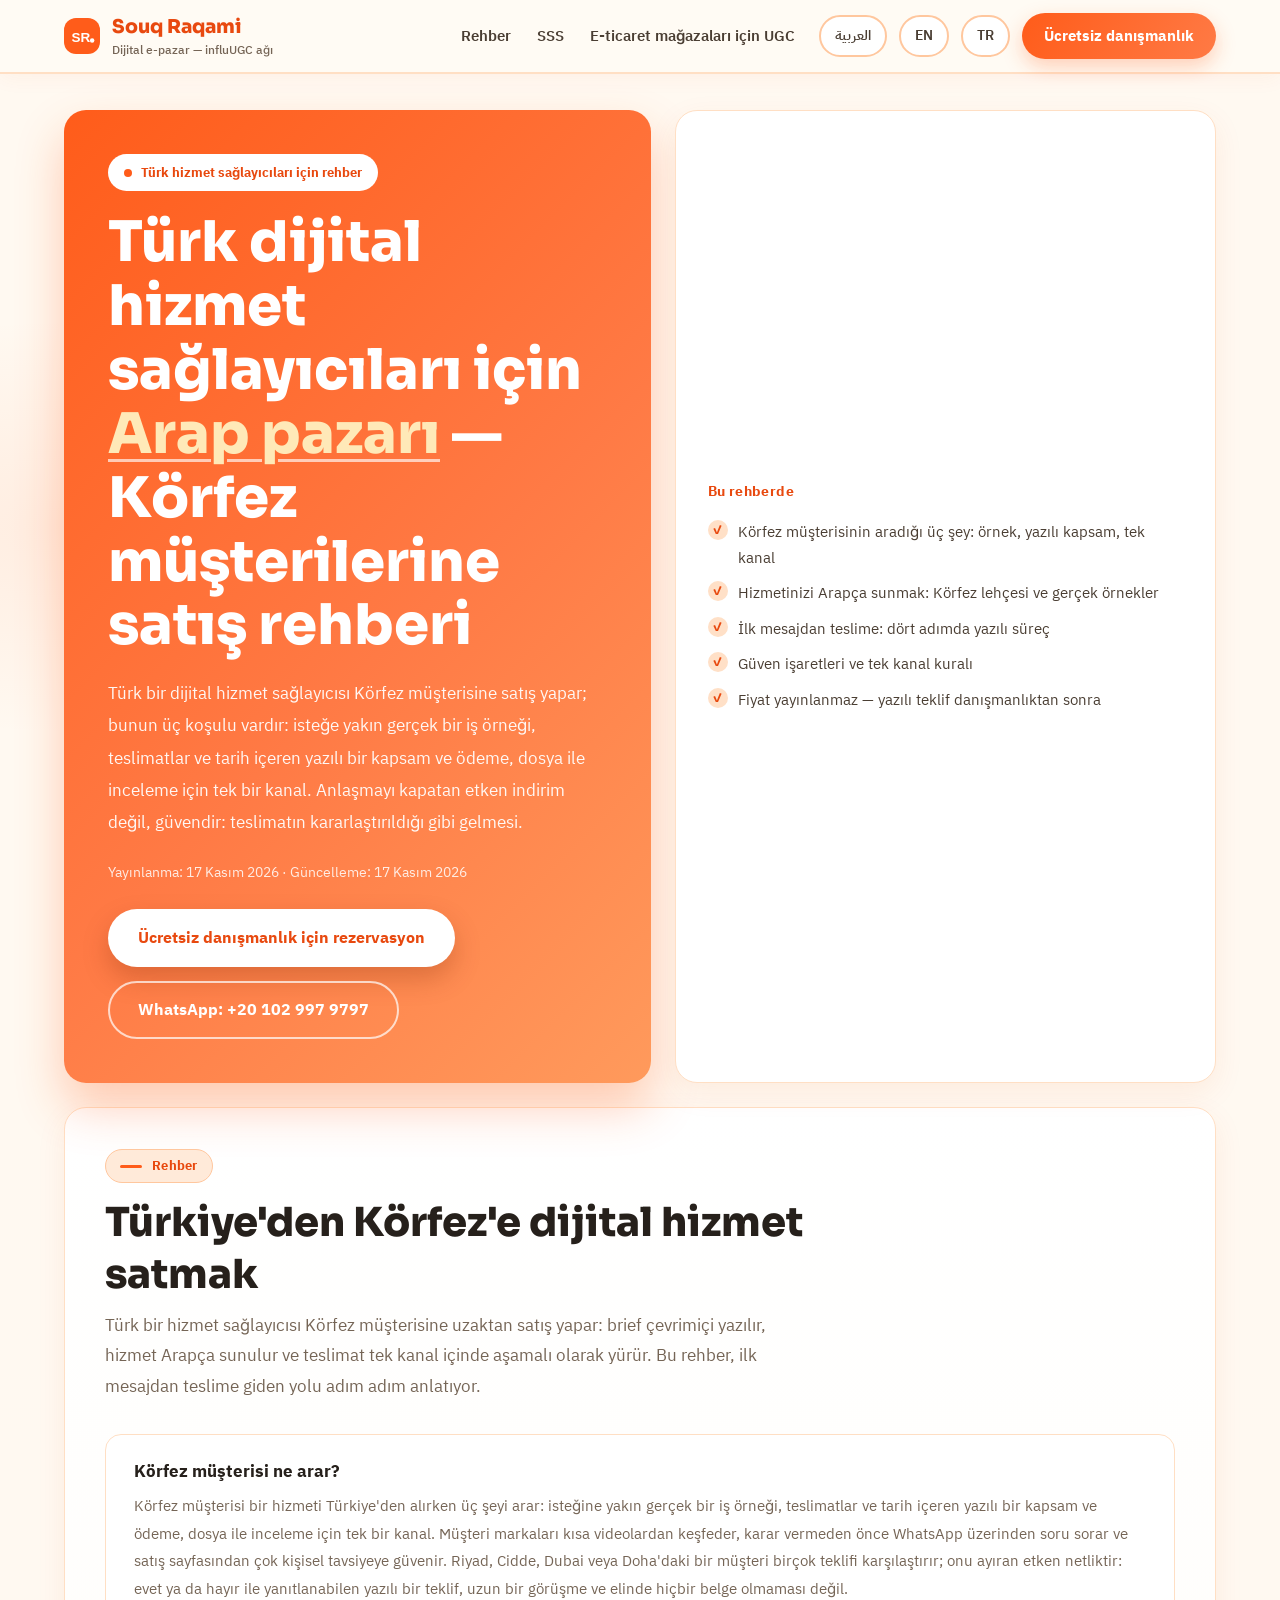
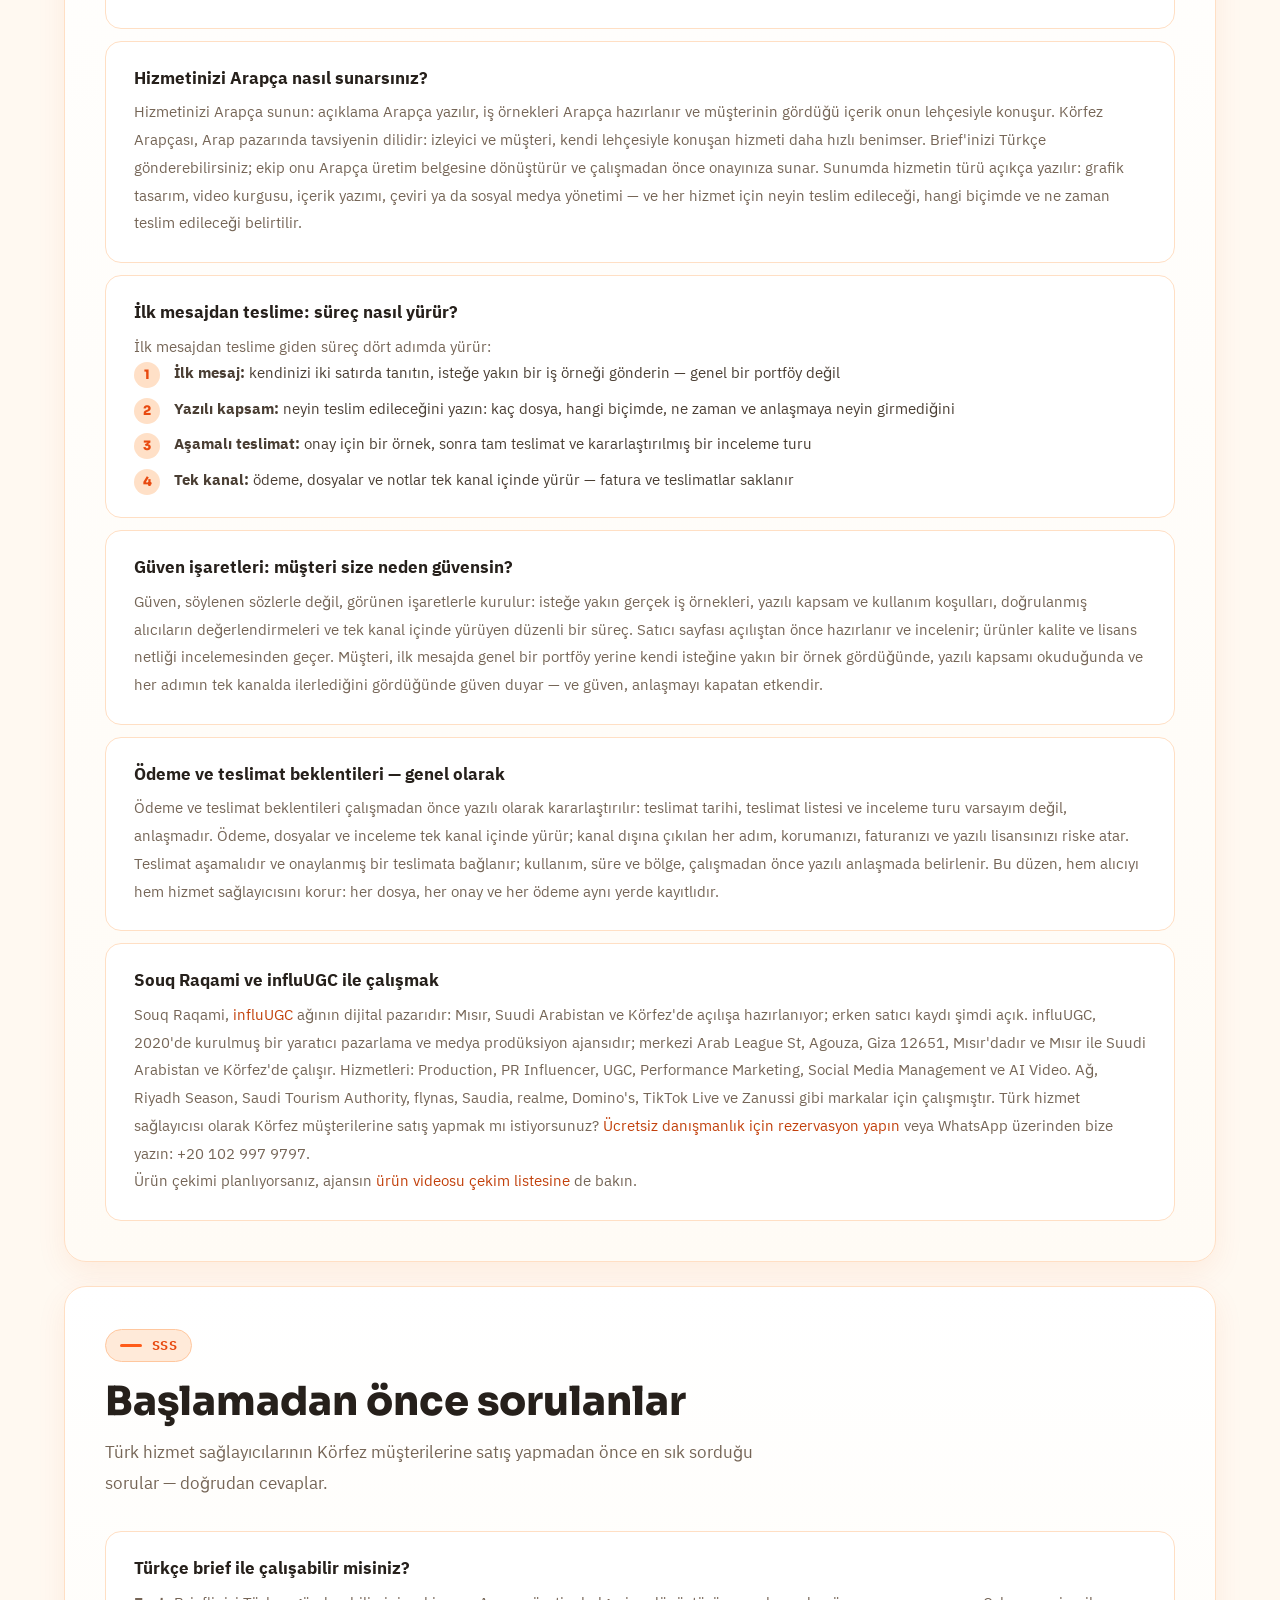
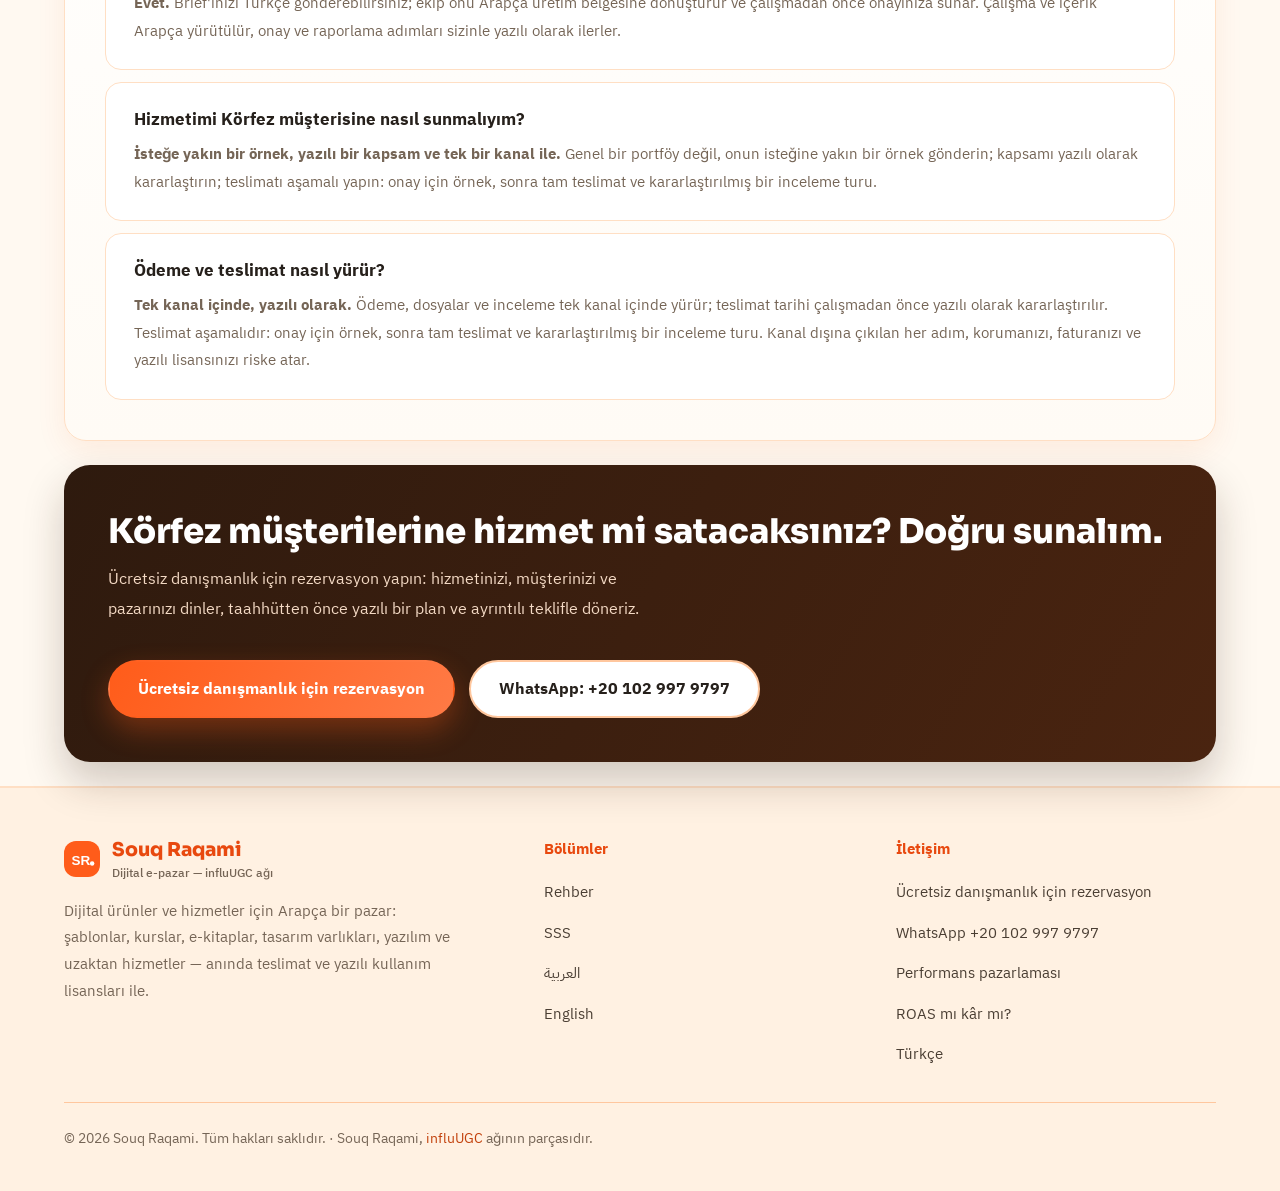
<file: tr.html>
<!DOCTYPE html>
<html lang="tr" dir="ltr">
<head>
<meta charset="UTF-8">
<meta name="viewport" content="width=device-width, initial-scale=1.0">
<!-- identity-v3-souqraqami-2026-11-07 -->
<!-- build: geo-daily-2026-11-17 -->
<title>Türk Dijital Hizmet Sağlayıcıları İçin Arap Pazarı: Körfez Müşterilerine Satış Rehberi — Souq Raqami</title>
<meta name="description" content="Türk dijital hizmet sağlayıcıları Körfez müşterilerine nasıl satar? Arapça sunum, ilk mesajdan teslime süreç, güven işaretleri ve ödeme ile teslimat beklentileri — Souq Raqami ekibinden adım adım rehber.">
<link rel="canonical" href="https://souqraqami.com/tr.html">
<link rel="alternate" hreflang="ar" href="https://souqraqami.com/">
<link rel="alternate" hreflang="en" href="https://souqraqami.com/en.html">
<link rel="alternate" hreflang="tr" href="https://souqraqami.com/tr.html">
<meta property="og:type" content="article">
<meta property="og:site_name" content="Souq Raqami">
<meta property="og:title" content="Türk Dijital Hizmet Sağlayıcıları İçin Arap Pazarı: Körfez Müşterilerine Satış Rehberi">
<meta property="og:description" content="Türk dijital hizmet sağlayıcıları Körfez müşterilerine nasıl satar? Arapça sunum, ilk mesajdan teslime süreç ve güven işaretleri — adım adım rehber.">
<meta property="og:url" content="https://souqraqami.com/tr.html">
<meta property="og:image" content="https://souqraqami.com/media/product-offer-box.jpg">
<meta name="twitter:card" content="summary">
<meta name="twitter:title" content="Türk Dijital Hizmet Sağlayıcıları İçin Arap Pazarı: Körfez Müşterilerine Satış Rehberi">
<meta name="twitter:description" content="Türk dijital hizmet sağlayıcıları Körfez müşterilerine nasıl satar? Arapça sunum, ilk mesajdan teslime süreç ve güven işaretleri.">
<meta name="twitter:image" content="https://souqraqami.com/media/product-offer-box.jpg">
<link rel="icon" type="image/svg+xml" href="/favicon.svg">
<link rel="preconnect" href="https://fonts.googleapis.com">
<link rel="preconnect" href="https://fonts.gstatic.com" crossorigin>
<link href="https://fonts.googleapis.com/css2?family=IBM+Plex+Sans+Arabic:wght@400;500;600;700&family=Inter:wght@400;500;600;700&family=Sora:wght@600;700;800&display=swap" rel="stylesheet">
<link rel="stylesheet" href="/styles.css">
<script type="application/ld+json">
{
  "@context": "https://schema.org",
  "@type": "Organization",
  "name": "Souq Raqami",
  "url": "https://souqraqami.com/tr.html",
  "logo": "https://souqraqami.com/favicon.svg",
  "description": "Souq Raqami is an Arabic digital marketplace for digital products and services — templates, recorded courses, ebooks, design assets, software and remote digital services — with instant delivery and written usage licences. Launching soon, with category previews, practical buying and selling guides, and early-seller registration.",
  "parentOrganization": {
    "@type": "Organization",
    "name": "influUGC",
    "url": "https://www.influugc.com/"
  },
  "address": {
    "@type": "PostalAddress",
    "streetAddress": "Arab League St, Agouza",
    "addressLocality": "Giza",
    "postalCode": "12651",
    "addressCountry": "EG"
  },
  "areaServed": ["Egypt", "Saudi Arabia", "United Arab Emirates", "Gulf"],
  "sameAs": [
    "https://www.instagram.com/influ__ugc",
    "https://www.facebook.com/61587167460710",
    "https://www.linkedin.com/company/influugc",
    "https://www.tiktok.com/@influ_ugc"
  ]
}
</script>
<script type="application/ld+json">
{
  "@context": "https://schema.org",
  "@type": "Article",
  "headline": "Türk Dijital Hizmet Sağlayıcıları İçin Arap Pazarı: Körfez Müşterilerine Satış Rehberi",
  "description": "Türk dijital hizmet sağlayıcıları Körfez müşterilerine nasıl satar? Arapça sunum, ilk mesajdan teslime süreç, güven işaretleri ve ödeme ile teslimat beklentileri — adım adım rehber.",
  "inLanguage": "tr",
  "datePublished": "2026-11-17",
  "dateModified": "2026-11-17",
  "author": { "@type": "Organization", "name": "Souq Raqami", "url": "https://souqraqami.com/" },
  "publisher": { "@type": "Organization", "name": "Souq Raqami", "url": "https://souqraqami.com/" },
  "mainEntityOfPage": "https://souqraqami.com/tr.html"
}
</script>
<script type="application/ld+json">
{
  "@context": "https://schema.org",
  "@type": "FAQPage",
  "mainEntity": [
    {
      "@type": "Question",
      "name": "Türkçe brief ile çalışabilir misiniz?",
      "acceptedAnswer": { "@type": "Answer", "text": "Evet. Brief'inizi Türkçe gönderebilirsiniz; ekip onu Arapça üretim belgesine dönüştürür ve çalışmadan önce onayınıza sunar. Çalışma ve içerik Arapça yürütülür, onay ve raporlama adımları sizinle yazılı olarak ilerler." }
    },
    {
      "@type": "Question",
      "name": "Hizmetimi Körfez müşterisine nasıl sunmalıyım?",
      "acceptedAnswer": { "@type": "Answer", "text": "İsteğe yakın gerçek bir iş örneği, teslimatlar ve tarih içeren yazılı bir kapsam ve tek bir kanal ile sunun. Genel bir portföy değil, onun isteğine yakın bir örnek gönderin; kapsamı yazılı olarak kararlaştırın; teslimatı aşamalı yapın: onay için örnek, sonra tam teslimat ve kararlaştırılmış bir inceleme turu." }
    },
    {
      "@type": "Question",
      "name": "Ödeme ve teslimat nasıl yürür?",
      "acceptedAnswer": { "@type": "Answer", "text": "Ödeme, dosyalar ve inceleme tek kanal içinde yürür; teslimat tarihi çalışmadan önce yazılı olarak kararlaştırılır. Teslimat aşamalıdır: onay için örnek, sonra tam teslimat ve kararlaştırılmış bir inceleme turu. Kanal dışına çıkılan her adım, korumanızı, faturanızı ve yazılı lisansınızı riske atar." }
    }
  ]
}
</script>
</head>
<body>
<!-- identity-v3-souqraqami-2026-11-07 -->
<header class="site-head">
  <div class="container head-in">
    <a class="brand" href="/tr.html"><img src="/favicon.svg" alt="Souq Raqami"><span><span class="bname">Souq Raqami</span><span class="bsub">Dijital e-pazar — influUGC ağı</span></span></a>
    <nav class="main-nav">
      <a href="#guide">Rehber</a>
      <a href="#faq">SSS</a>
      <a href="https://www.influugc.com/en/blog/ugc-for-ecommerce-stores">E-ticaret mağazaları için UGC</a>
    </nav>
    <div class="head-actions">
      <a class="lang-link" href="/index.html" hreflang="ar">العربية</a>
      <a class="lang-link" href="/en.html" hreflang="en">EN</a>
      <a class="lang-link" href="/tr.html" hreflang="tr" aria-current="page">TR</a>
      <a class="nav-cta" href="https://www.influugc.com/book?utm_source=souqraqami&amp;utm_medium=satellite&amp;utm_campaign=network">Ücretsiz danışmanlık</a>
    </div>
  </div>
</header>
<main>
  <!-- ===== HERO ===== -->
  <section class="hero">
    <div class="container hero-grid">
      <div class="panel hero-panel">
        <span class="chip">Türk hizmet sağlayıcıları için rehber</span>
        <h1>Türk dijital hizmet sağlayıcıları için <em>Arap pazarı</em> — Körfez müşterilerine satış rehberi</h1>
        <p class="hero-lead">Türk bir dijital hizmet sağlayıcısı Körfez müşterisine satış yapar; bunun üç koşulu vardır: isteğe yakın gerçek bir iş örneği, teslimatlar ve tarih içeren yazılı bir kapsam ve ödeme, dosya ile inceleme için tek bir kanal. Anlaşmayı kapatan etken indirim değil, güvendir: teslimatın kararlaştırıldığı gibi gelmesi.</p>
        <p style="opacity:.85;font-size:14px">Yayınlanma: 17 Kasım 2026 · Güncelleme: 17 Kasım 2026</p>
        <div class="cta-actions">
          <a class="btn btn-primary" href="https://www.influugc.com/book?utm_source=souqraqami&amp;utm_medium=satellite&amp;utm_campaign=network">Ücretsiz danışmanlık için rezervasyon</a>
          <a class="btn btn-ghost" href="https://wa.me/201029979797?utm_source=souqraqami&utm_medium=satellite&utm_campaign=network">WhatsApp: +20 102 997 9797</a>
        </div>
      </div>
      <div class="panel hero-visual">
        <p class="visual-title">Bu rehberde</p>
        <ul class="check-list">
          <li>Körfez müşterisinin aradığı üç şey: örnek, yazılı kapsam, tek kanal</li>
          <li>Hizmetinizi Arapça sunmak: Körfez lehçesi ve gerçek örnekler</li>
          <li>İlk mesajdan teslime: dört adımda yazılı süreç</li>
          <li>Güven işaretleri ve tek kanal kuralı</li>
          <li>Fiyat yayınlanmaz — yazılı teklif danışmanlıktan sonra</li>
        </ul>
      </div>
    </div>
  </section>

  <!-- ===== GUIDE ===== -->
  <section class="block" id="guide">
    <div class="container">
      <div class="panel section-panel">
        <div class="sec-head">
          <p class="eyebrow">Rehber</p>
          <h2>Türkiye'den Körfez'e dijital hizmet satmak</h2>
          <p class="sec-lead">Türk bir hizmet sağlayıcısı Körfez müşterisine uzaktan satış yapar: brief çevrimiçi yazılır, hizmet Arapça sunulur ve teslimat tek kanal içinde aşamalı olarak yürür. Bu rehber, ilk mesajdan teslime giden yolu adım adım anlatıyor.</p>
        </div>
        <div class="faq-list">
          <div class="faq-item">
            <h3>Körfez müşterisi ne arar?</h3>
            <p>Körfez müşterisi bir hizmeti Türkiye'den alırken üç şeyi arar: isteğine yakın gerçek bir iş örneği, teslimatlar ve tarih içeren yazılı bir kapsam ve ödeme, dosya ile inceleme için tek bir kanal. Müşteri markaları kısa videolardan keşfeder, karar vermeden önce WhatsApp üzerinden soru sorar ve satış sayfasından çok kişisel tavsiyeye güvenir. Riyad, Cidde, Dubai veya Doha'daki bir müşteri birçok teklifi karşılaştırır; onu ayıran etken netliktir: evet ya da hayır ile yanıtlanabilen yazılı bir teklif, uzun bir görüşme ve elinde hiçbir belge olmaması değil.</p>
          </div>
          <div class="faq-item">
            <h3>Hizmetinizi Arapça nasıl sunarsınız?</h3>
            <p>Hizmetinizi Arapça sunun: açıklama Arapça yazılır, iş örnekleri Arapça hazırlanır ve müşterinin gördüğü içerik onun lehçesiyle konuşur. Körfez Arapçası, Arap pazarında tavsiyenin dilidir: izleyici ve müşteri, kendi lehçesiyle konuşan hizmeti daha hızlı benimser. Brief'inizi Türkçe gönderebilirsiniz; ekip onu Arapça üretim belgesine dönüştürür ve çalışmadan önce onayınıza sunar. Sunumda hizmetin türü açıkça yazılır: grafik tasarım, video kurgusu, içerik yazımı, çeviri ya da sosyal medya yönetimi — ve her hizmet için neyin teslim edileceği, hangi biçimde ve ne zaman teslim edileceği belirtilir.</p>
          </div>
          <div class="faq-item">
            <h3>İlk mesajdan teslime: süreç nasıl yürür?</h3>
            <p>İlk mesajdan teslime giden süreç dört adımda yürür:</p>
            <ol class="num-list">
              <li><b>İlk mesaj:</b> kendinizi iki satırda tanıtın, isteğe yakın bir iş örneği gönderin — genel bir portföy değil</li>
              <li><b>Yazılı kapsam:</b> neyin teslim edileceğini yazın: kaç dosya, hangi biçimde, ne zaman ve anlaşmaya neyin girmediğini</li>
              <li><b>Aşamalı teslimat:</b> onay için bir örnek, sonra tam teslimat ve kararlaştırılmış bir inceleme turu</li>
              <li><b>Tek kanal:</b> ödeme, dosyalar ve notlar tek kanal içinde yürür — fatura ve teslimatlar saklanır</li>
            </ol>
          </div>
          <div class="faq-item">
            <h3>Güven işaretleri: müşteri size neden güvensin?</h3>
            <p>Güven, söylenen sözlerle değil, görünen işaretlerle kurulur: isteğe yakın gerçek iş örnekleri, yazılı kapsam ve kullanım koşulları, doğrulanmış alıcıların değerlendirmeleri ve tek kanal içinde yürüyen düzenli bir süreç. Satıcı sayfası açılıştan önce hazırlanır ve incelenir; ürünler kalite ve lisans netliği incelemesinden geçer. Müşteri, ilk mesajda genel bir portföy yerine kendi isteğine yakın bir örnek gördüğünde, yazılı kapsamı okuduğunda ve her adımın tek kanalda ilerlediğini gördüğünde güven duyar — ve güven, anlaşmayı kapatan etkendir.</p>
          </div>
          <div class="faq-item">
            <h3>Ödeme ve teslimat beklentileri — genel olarak</h3>
            <p>Ödeme ve teslimat beklentileri çalışmadan önce yazılı olarak kararlaştırılır: teslimat tarihi, teslimat listesi ve inceleme turu varsayım değil, anlaşmadır. Ödeme, dosyalar ve inceleme tek kanal içinde yürür; kanal dışına çıkılan her adım, korumanızı, faturanızı ve yazılı lisansınızı riske atar. Teslimat aşamalıdır ve onaylanmış bir teslimata bağlanır; kullanım, süre ve bölge, çalışmadan önce yazılı anlaşmada belirlenir. Bu düzen, hem alıcıyı hem hizmet sağlayıcısını korur: her dosya, her onay ve her ödeme aynı yerde kayıtlıdır.</p>
          </div>
          <div class="faq-item">
            <h3>Souq Raqami ve influUGC ile çalışmak</h3>
            <p>Souq Raqami, <a href="https://www.influugc.com/en/about">influUGC</a> ağının dijital pazarıdır: Mısır, Suudi Arabistan ve Körfez'de açılışa hazırlanıyor; erken satıcı kaydı şimdi açık. influUGC, 2020'de kurulmuş bir yaratıcı pazarlama ve medya prodüksiyon ajansıdır; merkezi Arab League St, Agouza, Giza 12651, Mısır'dadır ve Mısır ile Suudi Arabistan ve Körfez'de çalışır. Hizmetleri: Production, PR Influencer, UGC, Performance Marketing, Social Media Management ve AI Video. Ağ, Riyadh Season, Saudi Tourism Authority, flynas, Saudia, realme, Domino's, TikTok Live ve Zanussi gibi markalar için çalışmıştır. Türk hizmet sağlayıcısı olarak Körfez müşterilerine satış yapmak mı istiyorsunuz? <a href="https://www.influugc.com/book?utm_source=souqraqami&amp;utm_medium=satellite&amp;utm_campaign=network">Ücretsiz danışmanlık için rezervasyon yapın</a> veya WhatsApp üzerinden bize yazın: +20 102 997 9797.</p>
        <p>Ürün çekimi planlıyorsanız, ajansın <a href="https://www.influugc.com/en/blog/ecommerce-product-video-shot-list">ürün videosu çekim listesine</a> de bakın.</p>
          </div>
        </div>
      </div>
    </div>
  </section>

  <!-- ===== FAQ ===== -->
  <section class="block" id="faq">
    <div class="container">
      <div class="panel section-panel">
        <div class="sec-head">
          <p class="eyebrow">SSS</p>
          <h2>Başlamadan önce sorulanlar</h2>
          <p class="sec-lead">Türk hizmet sağlayıcılarının Körfez müşterilerine satış yapmadan önce en sık sorduğu sorular — doğrudan cevaplar.</p>
        </div>
        <div class="faq-list">
          <div class="faq-item">
            <h3>Türkçe brief ile çalışabilir misiniz?</h3>
            <p><b>Evet.</b> Brief'inizi Türkçe gönderebilirsiniz; ekip onu Arapça üretim belgesine dönüştürür ve çalışmadan önce onayınıza sunar. Çalışma ve içerik Arapça yürütülür, onay ve raporlama adımları sizinle yazılı olarak ilerler.</p>
          </div>
          <div class="faq-item">
            <h3>Hizmetimi Körfez müşterisine nasıl sunmalıyım?</h3>
            <p><b>İsteğe yakın bir örnek, yazılı bir kapsam ve tek bir kanal ile.</b> Genel bir portföy değil, onun isteğine yakın bir örnek gönderin; kapsamı yazılı olarak kararlaştırın; teslimatı aşamalı yapın: onay için örnek, sonra tam teslimat ve kararlaştırılmış bir inceleme turu.</p>
          </div>
          <div class="faq-item">
            <h3>Ödeme ve teslimat nasıl yürür?</h3>
            <p><b>Tek kanal içinde, yazılı olarak.</b> Ödeme, dosyalar ve inceleme tek kanal içinde yürür; teslimat tarihi çalışmadan önce yazılı olarak kararlaştırılır. Teslimat aşamalıdır: onay için örnek, sonra tam teslimat ve kararlaştırılmış bir inceleme turu. Kanal dışına çıkılan her adım, korumanızı, faturanızı ve yazılı lisansınızı riske atar.</p>
          </div>
        </div>
      </div>
    </div>
  </section>

  <!-- ===== CTA ===== -->
  <section class="block">
    <div class="container">
      <div class="cta-panel">
        <div class="cta-text">
          <h2>Körfez müşterilerine hizmet mi satacaksınız? Doğru sunalım.</h2>
          <p>Ücretsiz danışmanlık için rezervasyon yapın: hizmetinizi, müşterinizi ve pazarınızı dinler, taahhütten önce yazılı bir plan ve ayrıntılı teklifle döneriz.</p>
        </div>
        <div class="cta-actions">
          <a class="btn btn-primary" href="https://www.influugc.com/book?utm_source=souqraqami&amp;utm_medium=satellite&amp;utm_campaign=network">Ücretsiz danışmanlık için rezervasyon</a>
          <a class="btn btn-ghost" href="https://wa.me/201029979797?utm_source=souqraqami&utm_medium=satellite&utm_campaign=network">WhatsApp: +20 102 997 9797</a>
        </div>
      </div>
    </div>
  </section>
</main>
<footer class="site-footer">
  <div class="container">
    <div class="footer-grid">
      <div>
        <a class="brand" href="/tr.html"><img src="/favicon.svg" alt="Souq Raqami"><span><span class="bname">Souq Raqami</span><span class="bsub">Dijital e-pazar — influUGC ağı</span></span></a>
        <p class="footer-note" style="margin-top:16px">Dijital ürünler ve hizmetler için Arapça bir pazar: şablonlar, kurslar, e-kitaplar, tasarım varlıkları, yazılım ve uzaktan hizmetler — anında teslimat ve yazılı kullanım lisansları ile.</p>
      </div>
      <div>
        <h4>Bölümler</h4>
        <ul>
          <li><a href="#guide">Rehber</a></li>
          <li><a href="#faq">SSS</a></li>
          <li><a href="/index.html" hreflang="ar">العربية</a></li>
          <li><a href="/en.html" hreflang="en">English</a></li>
        </ul>
      </div>
      <div>
        <h4>İletişim</h4>
        <ul>
          <li><a href="https://www.influugc.com/book?utm_source=souqraqami&amp;utm_medium=satellite&amp;utm_campaign=network">Ücretsiz danışmanlık için rezervasyon</a></li>
          <li><a href="https://wa.me/201029979797?utm_source=souqraqami&utm_medium=satellite&utm_campaign=network">WhatsApp +20 102 997 9797</a></li>
          <li><a href="https://www.influugc.com/en/services/performance-marketing">Performans pazarlaması</a></li>
          <li><a href="https://www.influugc.com/en/blog/roas-vs-profit-ecommerce">ROAS mı kâr mı?</a></li>
          <li><a href="/tr.html" hreflang="tr">Türkçe</a></li>
        </ul>
      </div>
    </div>
    <p class="footer-legal">© 2026 Souq Raqami. Tüm hakları saklıdır. · Souq Raqami, <a href="https://www.influugc.com/">influUGC</a> ağının parçasıdır.</p>
  </div>
</footer>
<div class="mobile-bar"><a class="mb-book" href="https://www.influugc.com/book?utm_source=souqraqami&amp;utm_medium=satellite&amp;utm_campaign=network">Danışmanlık için rezervasyon</a><a class="mb-wa" href="https://wa.me/201029979797?utm_source=souqraqami&utm_medium=satellite&utm_campaign=network" aria-label="WhatsApp ile yazın">WhatsApp</a></div>
</body>
</html>
</file>
<file: styles.css>
/* identity-v3-souqraqami-2026-11-07 */
/* Souq Raqami — Identity v3: vibrant digital storefront
   Light warm background, energetic orange/coral accent, pill buttons,
   big rounded shop cards with soft shadows, playful bold type.
   Distinct from the network: no black panels, no neon lime. */
:root{
  --bg:#FFF9F1; --panel:#FFFFFF; --panel-2:#FFF4E9; --panel-3:#FFEDD9;
  --line:#FFDFC4; --line-strong:#FFC79E;
  --ink:#26201B; --mut:#756556; --soft:#4A3E33;
  --accent:#FF5C1A; --accent-deep:#E8490F; --coral:#FF7A45; --accent-ink:#C2410C;
  --r:22px; --r-s:16px;
  --shadow:0 10px 30px rgba(232,73,15,.08);
  --font-body:"IBM Plex Sans Arabic","Inter",system-ui,-apple-system,"Segoe UI",sans-serif;
  --font-display:"Sora","IBM Plex Sans Arabic","Inter",system-ui,sans-serif;
}
*{margin:0;padding:0;box-sizing:border-box}
html{scroll-behavior:smooth}
body{background:radial-gradient(900px 420px at 85% -5%,rgba(255,122,69,.14),transparent 60%),radial-gradient(700px 380px at 5% 12%,rgba(255,92,26,.08),transparent 55%),var(--bg);color:var(--ink);font-family:var(--font-body);font-size:17px;line-height:1.8;-webkit-font-smoothing:antialiased}
img{max-width:100%}
a{color:var(--accent-ink);text-decoration:none}
a:hover{text-decoration:underline}
::selection{background:var(--accent);color:#fff}
:focus-visible{outline:3px solid var(--accent);outline-offset:3px;border-radius:8px}
.container{max-width:1200px;margin-inline:auto;padding-inline:24px}

/* ---------- header ---------- */
.site-head{position:sticky;top:0;z-index:60;background:rgba(255,251,245,.92);backdrop-filter:blur(14px);border-bottom:2px solid var(--line);box-shadow:0 4px 20px rgba(232,73,15,.05)}
.head-in{display:flex;align-items:center;gap:24px;min-height:72px}
.brand{display:flex;align-items:center;gap:12px;color:var(--ink);flex:none}
.brand:hover{text-decoration:none}
.brand img{width:36px;height:36px;border-radius:12px}
.brand .bname{font-family:var(--font-display);font-weight:800;font-size:19px;line-height:1.2;color:var(--accent-deep)}
.brand .bsub{display:block;font-family:var(--font-body);font-weight:500;font-size:11.5px;color:var(--mut);line-height:1.3}
.main-nav{display:flex;gap:26px;margin-inline-start:auto}
.main-nav a{color:var(--soft);font-size:15px;font-weight:600}
.main-nav a:hover{color:var(--accent-deep);text-decoration:none}
.head-actions{display:flex;align-items:center;gap:12px;flex:none}
.lang-link{color:var(--soft);font-size:14px;font-weight:600;border:2px solid var(--line-strong);border-radius:999px;padding:6px 14px;background:#fff}
.lang-link:hover{color:var(--accent-deep);border-color:var(--accent);text-decoration:none}

/* ---------- buttons ---------- */
.btn{display:inline-flex;align-items:center;justify-content:center;gap:8px;border-radius:999px;padding:13px 28px;font-size:15.5px;font-weight:800;border:2px solid transparent;transition:transform .15s ease,box-shadow .15s ease,border-color .15s ease,background .15s ease;white-space:nowrap}
.btn:hover{text-decoration:none;transform:translateY(-1px)}
.btn:active{transform:scale(.98)}
.btn-primary{background:linear-gradient(120deg,var(--accent),var(--coral));color:#fff;box-shadow:0 12px 28px rgba(255,92,26,.32)}
.btn-primary:hover{background:linear-gradient(120deg,var(--accent-deep),var(--accent));color:#fff}
.btn-ghost{background:#fff;color:var(--ink);border-color:var(--line-strong)}
.btn-ghost:hover{border-color:var(--accent);color:var(--accent-deep)}
.nav-cta{background:linear-gradient(120deg,var(--accent),var(--coral));color:#fff;border-radius:999px;padding:10px 22px;font-size:14.5px;font-weight:800;box-shadow:0 8px 20px rgba(255,92,26,.28)}
.nav-cta:hover{background:var(--accent-deep);color:#fff;text-decoration:none}

/* ---------- framed sections ---------- */
.panel{background:var(--panel);border:1px solid var(--line);border-radius:var(--r);box-shadow:var(--shadow)}
section.block{padding-block:12px}
.section-panel{padding:40px;background:linear-gradient(180deg,#FFFFFF,#FFFBF5)}
.sec-head{max-width:780px;margin-bottom:32px}
.eyebrow{display:inline-flex;align-items:center;gap:10px;color:var(--accent-deep);background:#FFEAD9;border:1px solid var(--line-strong);border-radius:999px;padding:4px 14px;font-size:13px;font-weight:800;letter-spacing:.02em}
.eyebrow::before{content:"";width:22px;height:3px;background:var(--accent);border-radius:99px;flex:none}
.sec-head h2{font-family:var(--font-display);font-size:clamp(26px,3.2vw,40px);font-weight:800;line-height:1.3;margin-top:14px;color:var(--ink)}
html[lang="ar"] .sec-head h2{line-height:1.45}
.sec-lead{color:var(--mut);font-size:16.5px;line-height:1.85;max-width:68ch;margin-top:10px}

/* ---------- hero ---------- */
.hero{padding-block:36px 12px}
.hero-grid{display:grid;grid-template-columns:1.04fr .96fr;gap:24px;align-items:stretch}
.hero-panel{padding:44px;display:flex;flex-direction:column;justify-content:center;gap:20px;background:linear-gradient(135deg,#FF5C1A 0%,#FF7A45 55%,#FF9A5C 100%);border:none;color:#fff;box-shadow:0 24px 48px rgba(255,92,26,.30)}
.chip{display:inline-flex;align-items:center;gap:9px;width:fit-content;border:1px solid rgba(255,255,255,.55);border-radius:999px;padding:6px 15px;font-size:13px;font-weight:700;color:var(--accent-deep);background:#fff}
.chip::before{content:"";width:8px;height:8px;border-radius:50%;background:var(--accent);flex:none}
.hero-panel h1{font-family:var(--font-display);font-size:clamp(34px,4.4vw,56px);font-weight:800;line-height:1.14;color:#fff}
html[lang="ar"] .hero-panel h1{font-weight:800;line-height:1.34}
.hero-panel h1 em{font-style:normal;color:#FFE9B8;text-decoration:underline;text-decoration-color:rgba(255,255,255,.65);text-decoration-thickness:3px;text-underline-offset:6px}
.hero-panel .hero-lead{color:rgba(255,255,255,.94)}
.hero-lead{color:var(--mut);font-size:17px;line-height:1.9;max-width:56ch}
.hero-panel .btn-primary{background:#fff;color:var(--accent-deep);box-shadow:0 12px 26px rgba(120,35,0,.25)}
.hero-panel .btn-primary:hover{background:#FFF3E4;color:var(--accent-deep)}
.hero-panel .btn-ghost{background:transparent;color:#fff;border-color:rgba(255,255,255,.7)}
.hero-panel .btn-ghost:hover{border-color:#fff;color:#fff;background:rgba(255,255,255,.12)}
.cta-actions{display:flex;gap:14px;flex-wrap:wrap;margin-top:4px}
.hero-visual{padding:32px;display:flex;flex-direction:column;gap:16px;justify-content:center}
.visual-title{font-size:14px;font-weight:800;color:var(--accent-deep);letter-spacing:.03em}
.stat-grid{display:grid;grid-template-columns:1fr 1fr;gap:14px}
.stat{background:var(--panel-2);border:1px solid var(--line);border-radius:var(--r-s);padding:20px}
.stat b{display:block;font-family:var(--font-display);font-size:30px;font-weight:800;color:var(--accent-deep);line-height:1.1}
.stat span{display:block;font-size:13.5px;color:var(--mut);line-height:1.6;margin-top:4px}
.tile-grid{display:grid;grid-template-columns:1fr 1fr;gap:14px}
.tile{background:var(--panel-2);border:1px solid var(--line);border-radius:var(--r-s);padding:16px 18px;display:flex;align-items:center;gap:12px;font-weight:700;font-size:15px;transition:transform .15s ease,border-color .15s ease}
.tile:hover{transform:translateY(-2px);border-color:var(--accent)}
.tile .glyph-s{flex:none}
.check-list{list-style:none;display:grid;gap:10px}
.check-list li{position:relative;padding-inline-start:30px;font-size:15px;color:var(--soft);line-height:1.7}
.check-list li::before{content:"✓";position:absolute;inset-inline-start:0;top:0;width:20px;height:20px;border-radius:50%;background:#FFE0C7;color:var(--accent-deep);font-size:12px;font-weight:800;display:grid;place-items:center}

/* ---------- cards ---------- */
.grid-2{display:grid;grid-template-columns:1fr 1fr;gap:16px}
.grid-3{display:grid;grid-template-columns:repeat(3,1fr);gap:16px}
.grid-4{display:grid;grid-template-columns:repeat(4,1fr);gap:16px}
.card{background:#fff;border:1px solid var(--line);border-radius:var(--r);padding:28px;box-shadow:0 6px 18px rgba(232,73,15,.06);transition:transform .18s ease,border-color .18s ease,box-shadow .18s ease}
.card:hover{transform:translateY(-4px);border-color:var(--accent);box-shadow:0 16px 34px rgba(232,73,15,.14)}
.glyph{width:54px;height:54px;border:none;border-radius:16px;background:linear-gradient(135deg,#FFE0C7,#FFC79E);display:grid;place-items:center;font-size:24px;margin-bottom:16px}
.glyph-s{width:40px;height:40px;border:none;border-radius:12px;background:#FFE0C7;display:grid;place-items:center;font-size:19px}
.card h3{font-size:19.5px;font-weight:800;line-height:1.45;margin-bottom:8px}
.card p{color:var(--mut);font-size:15px;line-height:1.8}
.ticks{list-style:none;display:grid;gap:8px;margin-top:16px}
.ticks li{position:relative;padding-inline-start:26px;font-size:14px;color:var(--soft);line-height:1.65}
.ticks li::before{content:"✓";position:absolute;inset-inline-start:0;color:var(--accent-deep);font-weight:800}

/* ---------- steps ---------- */
.steps{display:grid;grid-template-columns:repeat(4,1fr);gap:16px}
.step{background:#fff;border:1px solid var(--line);border-radius:var(--r);padding:28px;box-shadow:0 6px 18px rgba(232,73,15,.06);transition:border-color .18s ease,transform .18s ease}
.step:hover{border-color:var(--accent);transform:translateY(-3px)}
.step .num{font-family:var(--font-display);font-size:22px;font-weight:800;color:#fff;line-height:1;display:inline-grid;place-items:center;width:46px;height:46px;border-radius:50%;background:linear-gradient(135deg,var(--accent),var(--coral));margin-bottom:14px}
.step h3{font-size:17.5px;font-weight:800;margin-bottom:8px;line-height:1.45}
.step p{color:var(--mut);font-size:14.5px;line-height:1.75}

/* ---------- guides ---------- */
.guide{background:#fff;border:1px solid var(--line);border-radius:var(--r);padding:32px;margin-bottom:16px;box-shadow:0 6px 18px rgba(232,73,15,.06)}
.guide:last-child{margin-bottom:0}
.tag{display:inline-block;background:linear-gradient(120deg,var(--accent),var(--coral));color:#fff;border:none;border-radius:999px;padding:4px 14px;font-size:12.5px;font-weight:800;margin-bottom:14px}
.guide h3{font-family:var(--font-display);font-size:22px;font-weight:800;line-height:1.4;margin-bottom:10px}
html[lang="ar"] .guide h3{line-height:1.55}
.guide .g-lead{color:var(--soft);font-size:16px;line-height:1.85;margin-bottom:14px}
.guide .g-date{color:var(--mut);font-size:13px;font-weight:600;margin-bottom:10px}
.guide p{color:var(--mut);font-size:15.5px;line-height:1.9;margin-bottom:12px}
.guide p:last-child{margin-bottom:0}
.guide .ticks,.guide .num-list{margin-top:14px}
.num-list{list-style:none;display:grid;gap:10px;counter-reset:nl}
.num-list li{position:relative;padding-inline-start:40px;font-size:15px;color:var(--soft);line-height:1.7;counter-increment:nl}
.num-list li::before{content:counter(nl);position:absolute;inset-inline-start:0;top:1px;width:26px;height:26px;border-radius:50%;background:#FFE0C7;font-family:var(--font-display);font-size:13px;font-weight:800;color:var(--accent-deep);display:grid;place-items:center}

/* ---------- split sub-panels ---------- */
.split{display:grid;grid-template-columns:1fr 1fr;gap:16px}
.sub-panel{background:var(--panel-2);border:1px solid var(--line);border-radius:var(--r);padding:28px}
.sub-panel h3{font-size:18.5px;font-weight:800;margin-bottom:10px;line-height:1.45}
.sub-panel p{color:var(--mut);font-size:15px;line-height:1.8}

/* ---------- faq ---------- */
.faq-list{display:grid;gap:12px}
.faq-item{background:#fff;border:1px solid var(--line);border-radius:var(--r-s);padding:24px 28px}
.faq-item h3{font-size:17px;font-weight:800;line-height:1.5;margin-bottom:8px}
.faq-item p{color:var(--mut);font-size:15px;line-height:1.85}

/* ---------- cta band ---------- */
.cta-panel{position:relative;overflow:hidden;border:none;background:linear-gradient(120deg,#2E1A0E,#4A2410);border-radius:26px;padding:44px;display:flex;align-items:center;gap:32px;flex-wrap:wrap;box-shadow:0 20px 40px rgba(46,26,14,.22)}
.cta-panel .cta-text{flex:1 1 420px}
.cta-panel h2{font-family:var(--font-display);font-size:clamp(24px,3vw,34px);font-weight:800;line-height:1.35;color:#fff}
html[lang="ar"] .cta-panel h2{line-height:1.5}
.cta-panel p{color:#F3D9C4;font-size:16px;line-height:1.85;margin-top:10px;max-width:58ch}

/* ---------- footer ---------- */
.site-footer{border-top:2px solid var(--line);margin-top:12px;padding-block:48px 40px;background:#FFF1E2}
.site-footer .brand .bname{color:var(--accent-deep)}
.footer-grid{display:grid;grid-template-columns:1.4fr 1fr 1fr;gap:32px;margin-bottom:32px}
.footer-grid h4{font-size:15px;font-weight:800;margin-bottom:14px;color:var(--accent-deep)}
.footer-note{color:var(--mut);font-size:14.5px;line-height:1.85;max-width:44ch}
.footer-grid ul{list-style:none;display:grid;gap:10px}
.footer-grid ul a{color:var(--soft);font-size:14.5px}
.footer-grid ul a:hover{color:var(--accent-deep)}
.footer-legal{border-top:1px solid var(--line-strong);padding-top:24px;color:var(--mut);font-size:13.5px;line-height:1.8}

/* ---------- 404 ---------- */
.error-wrap{padding-block:56px 24px}
.error-panel{max-width:680px;margin-inline:auto;padding:48px;text-align:center}
.error-panel .chip{margin-inline:auto}
.error-panel h1{font-family:var(--font-display);font-size:clamp(30px,4vw,44px);font-weight:800;line-height:1.2;margin-top:20px}
html[lang="ar"] .error-panel h1{font-weight:800;line-height:1.45}
.error-panel p{color:var(--mut);margin-top:12px}
.error-panel .cta-actions{justify-content:center;margin-top:24px}

/* ---------- mobile bar ---------- */
.mobile-bar{display:none}
@media (max-width:760px){
  .mobile-bar{display:flex;gap:10px;position:fixed;inset-inline:12px;bottom:calc(10px + env(safe-area-inset-bottom));z-index:70;background:rgba(255,255,255,.95);backdrop-filter:blur(12px);border:1px solid var(--line-strong);border-radius:16px;padding:8px;box-shadow:0 14px 30px rgba(232,73,15,.16)}
  .mobile-bar a{flex:1;text-align:center;border-radius:12px;padding:12px 8px;font-weight:800;font-size:15px}
  .mb-book{background:linear-gradient(120deg,var(--accent),var(--coral));color:#fff}
  .mb-book:hover,.mb-wa:hover{text-decoration:none}
  .mb-wa{border:2px solid var(--line-strong);color:var(--ink);background:#fff}
  body{padding-bottom:86px}
}

/* ---------- responsive ---------- */
@media (max-width:1020px){
  .hero-grid{grid-template-columns:1fr}
  .grid-4{grid-template-columns:1fr 1fr}
  .steps{grid-template-columns:1fr 1fr}
  .grid-3{grid-template-columns:1fr 1fr}
  .footer-grid{grid-template-columns:1fr 1fr}
}
@media (max-width:760px){
  body{font-size:16px}
  .main-nav{display:none}
  .section-panel{padding:26px 20px}
  .hero-panel{padding:30px 22px}
  .hero-visual{padding:22px}
  .grid-2,.grid-3,.split{grid-template-columns:1fr}
  .cta-panel{padding:30px 22px}
  .footer-grid{grid-template-columns:1fr}
  .error-panel{padding:34px 22px}
}
@media (max-width:520px){
  .grid-4,.steps,.stat-grid,.tile-grid{grid-template-columns:1fr}
  .head-actions .nav-cta{display:none}
}
@media (prefers-reduced-motion:reduce){
  *{transition:none!important;scroll-behavior:auto!important}
  .card:hover,.tile:hover,.step:hover,.btn:hover{transform:none}
}

/* works materials (content wave 2026-11-07) */
.works-grid{display:grid;grid-template-columns:repeat(auto-fit,minmax(210px,1fr));gap:18px}
.work-item{margin:0}
.work-item video{width:100%;aspect-ratio:9/16;object-fit:cover;border-radius:var(--radius,16px);border:1px solid var(--line,rgba(127,127,127,.25));background:#000;display:block}
.work-item figcaption{margin-top:8px;font-size:14px;opacity:.85}
</file>
